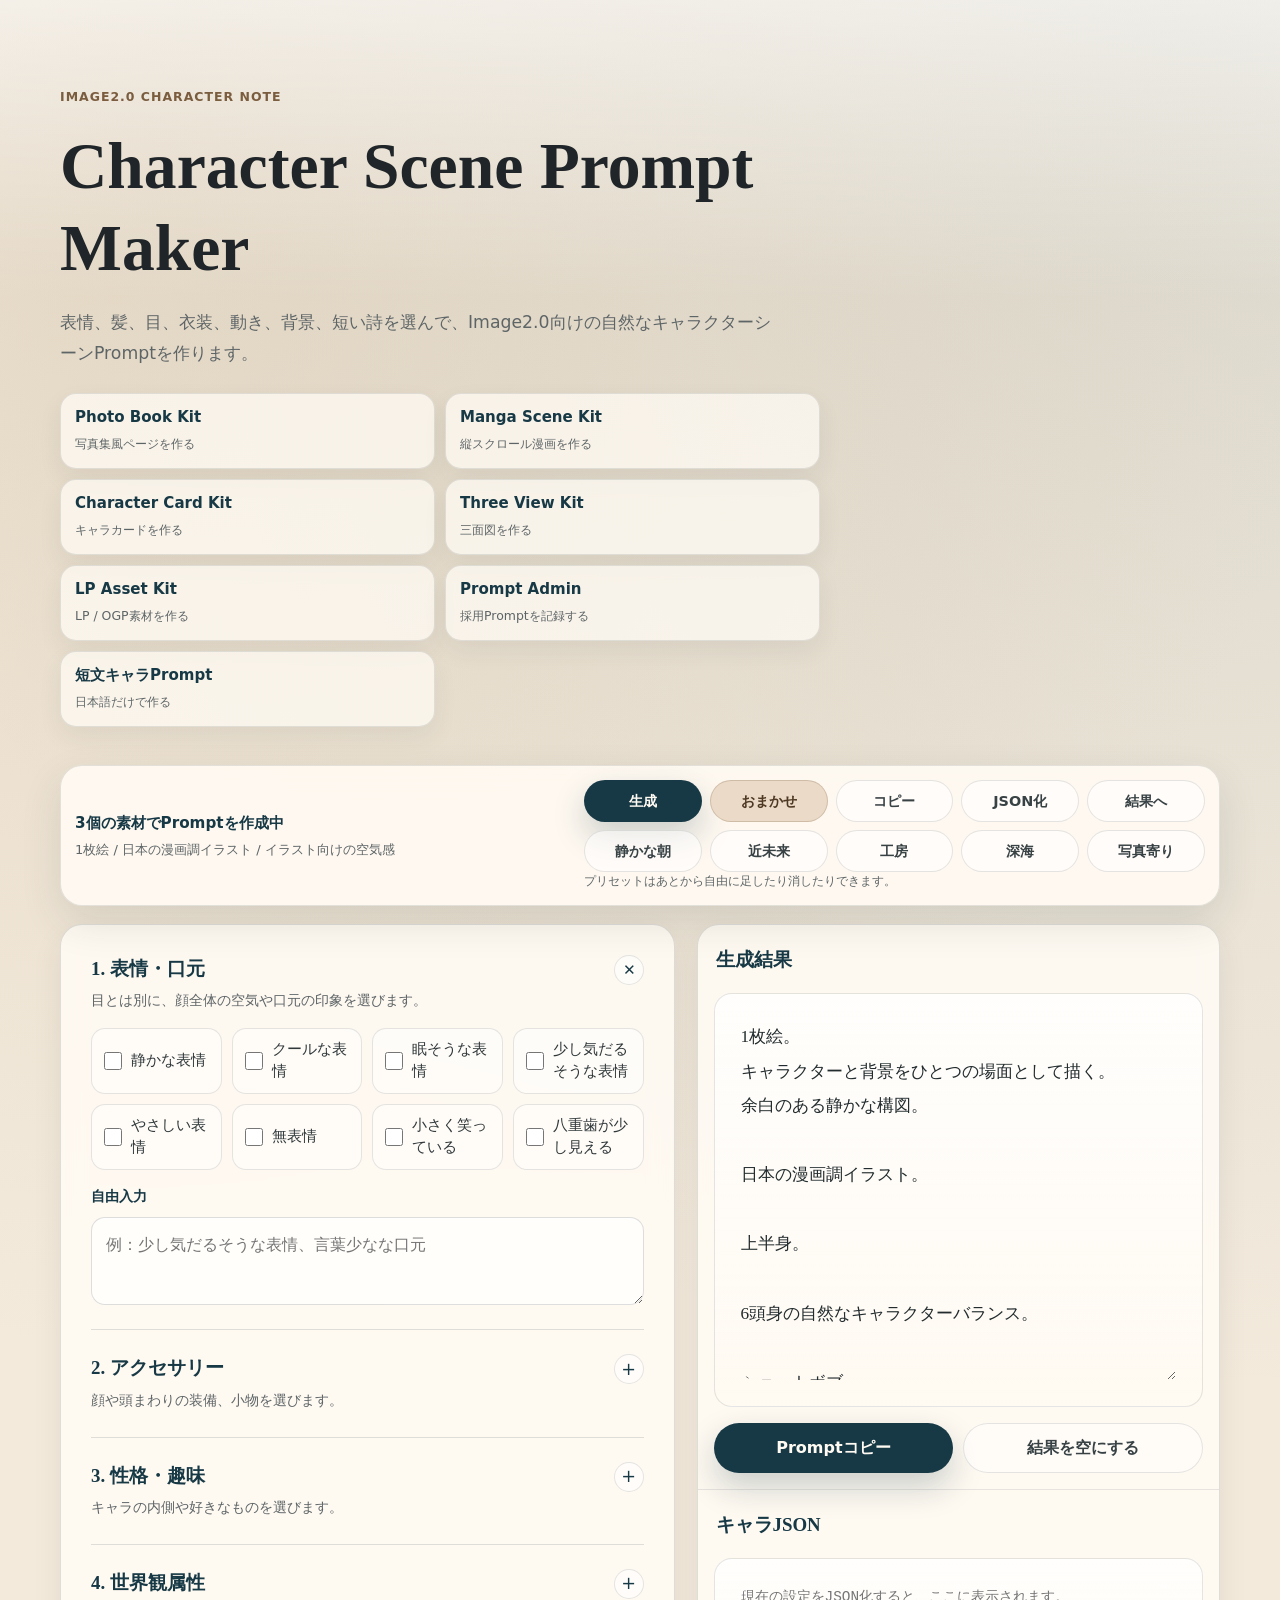
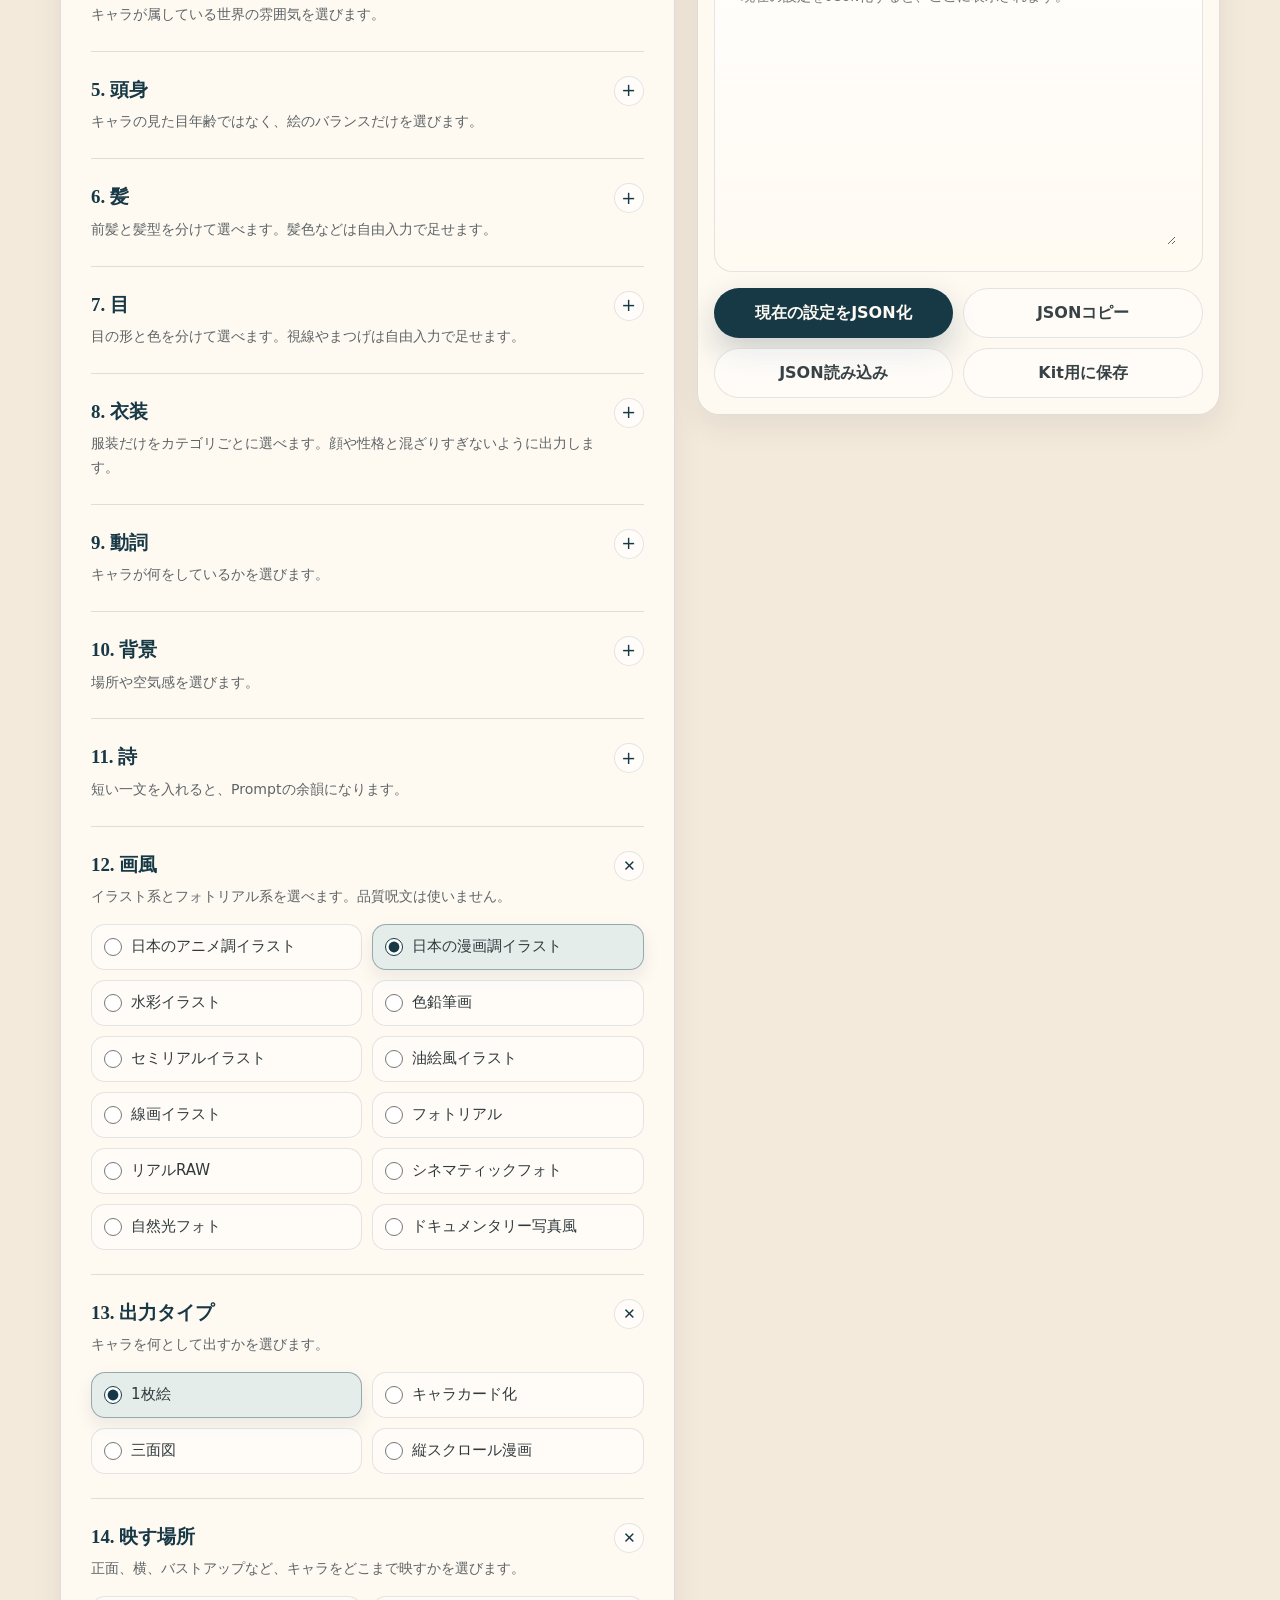
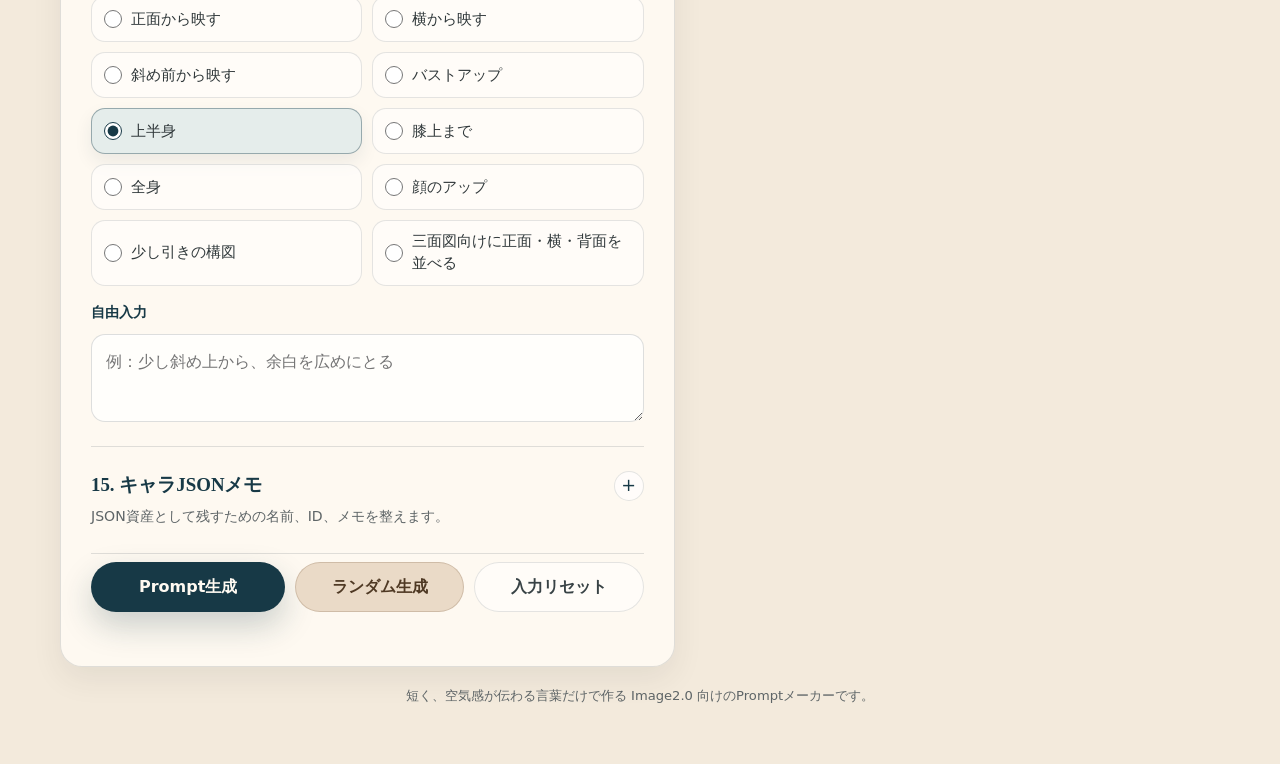
<file: index.html>
<!doctype html>
<html lang="ja">
<head>
  <meta charset="utf-8">
  <meta name="viewport" content="width=device-width, initial-scale=1">
  <meta name="description" content="Image2.0向けの自然なキャラクターシーンPromptを作る、日本語UIの創作ノート型Webアプリです。">
  <title>Character Scene Prompt Maker</title>
  <style>
    :root {
      color-scheme: light;
      --paper: #f3eadc;
      --paper-soft: #faf5ec;
      --card: rgba(255, 251, 244, 0.88);
      --card-strong: #fffaf2;
      --ink: #1f2528;
      --muted: #5e6567;
      --deep: #173946;
      --deep-soft: #dce8e8;
      --brown: #7a5c3e;
      --brown-soft: #eadac7;
      --line: rgba(67, 78, 80, 0.16);
      --shadow: 0 20px 54px rgba(45, 55, 55, 0.12);
      --shadow-soft: 0 12px 30px rgba(45, 55, 55, 0.08);
      --radius: 22px;
      --radius-sm: 14px;
      --content: 1160px;
      --sans: system-ui, -apple-system, BlinkMacSystemFont, "Segoe UI", sans-serif;
      --serif: "Hiragino Mincho ProN", "Yu Mincho", "YuMincho", "Noto Serif JP", serif;
    }

    * {
      box-sizing: border-box;
    }

    html {
      scroll-behavior: smooth;
    }

    body {
      margin: 0;
      min-height: 100svh;
      background:
        linear-gradient(180deg, rgba(255, 255, 255, 0.58), rgba(255, 255, 255, 0) 300px),
        radial-gradient(circle at 12% 4%, rgba(212, 193, 166, 0.42), transparent 30%),
        radial-gradient(circle at 92% 0%, rgba(35, 75, 88, 0.12), transparent 34%),
        var(--paper);
      color: var(--ink);
      font-family: var(--sans);
      font-size: 16px;
      line-height: 1.8;
      letter-spacing: 0;
      -webkit-font-smoothing: antialiased;
      text-rendering: optimizeLegibility;
    }

    button,
    input,
    textarea {
      font: inherit;
    }

    button {
      cursor: pointer;
    }

    .page {
      width: min(100% - 28px, var(--content));
      margin: 0 auto;
      padding: 26px 0 56px;
    }

    .hero {
      display: grid;
      gap: 18px;
      padding: 30px 0 28px;
    }

    .studio-bar {
      position: sticky;
      top: 10px;
      z-index: 10;
      display: grid;
      gap: 12px;
      margin-bottom: 18px;
      padding: 14px;
      border: 1px solid rgba(67, 78, 80, 0.14);
      border-radius: var(--radius);
      background: rgba(255, 250, 242, 0.92);
      box-shadow: 0 16px 40px rgba(45, 55, 55, 0.12);
      backdrop-filter: blur(14px);
    }

    .studio-status {
      display: grid;
      gap: 4px;
    }

    .status-main {
      color: var(--deep);
      font-size: 0.95rem;
      font-weight: 800;
      line-height: 1.5;
    }

    .status-sub {
      color: var(--muted);
      font-size: 0.82rem;
      line-height: 1.6;
    }

    .quick-actions,
    .preset-row {
      display: grid;
      gap: 8px;
    }

    .quick-actions {
      grid-template-columns: 1fr 1fr;
    }

    .preset-row {
      grid-template-columns: repeat(2, minmax(0, 1fr));
      margin-top: 8px;
    }

    .preset-note {
      color: var(--muted);
      font-size: 0.78rem;
      line-height: 1.5;
    }

    .eyebrow {
      margin: 0;
      color: var(--brown);
      font-size: 0.78rem;
      font-weight: 700;
      letter-spacing: 0.08em;
      text-transform: uppercase;
    }

    h1,
    h2,
    h3,
    p {
      margin: 0;
    }

    h1 {
      max-width: 760px;
      font-family: var(--serif);
      font-size: clamp(2.08rem, 8vw, 4.1rem);
      font-weight: 600;
      line-height: 1.24;
      letter-spacing: 0;
    }

    .lead {
      max-width: 720px;
      color: var(--muted);
      font-size: clamp(1rem, 2.8vw, 1.08rem);
    }

    .kit-links {
      display: grid;
      grid-template-columns: repeat(2, minmax(0, 1fr));
      gap: 10px;
      margin-top: 6px;
      max-width: 760px;
    }

    .kit-link {
      display: grid;
      gap: 4px;
      min-height: 76px;
      padding: 13px 14px;
      border: 1px solid rgba(67, 78, 80, 0.14);
      border-radius: 16px;
      background: rgba(255, 251, 244, 0.74);
      color: inherit;
      text-decoration: none;
      box-shadow: 0 10px 24px rgba(45, 55, 55, 0.07);
    }

    .kit-link strong {
      color: var(--deep);
      font-size: 0.94rem;
      line-height: 1.4;
    }

    .kit-link span {
      color: var(--muted);
      font-size: 0.78rem;
      line-height: 1.55;
    }

    .app {
      display: grid;
      gap: 18px;
    }

    .panel {
      border: 1px solid var(--line);
      border-radius: var(--radius);
      background: var(--card);
      box-shadow: var(--shadow-soft);
      backdrop-filter: blur(12px);
    }

    .form-panel {
      padding: clamp(18px, 4vw, 30px);
    }

    .result-panel {
      align-self: start;
      overflow: hidden;
    }

    .section {
      padding: 24px 0;
      border-top: 1px solid var(--line);
    }

    .section:first-child {
      padding-top: 0;
      border-top: 0;
    }

    .section-head {
      display: grid;
      gap: 6px;
      margin-bottom: 15px;
    }

    details.section {
      display: block;
    }

    details.section > summary {
      display: grid;
      grid-template-columns: 1fr auto;
      gap: 12px;
      align-items: start;
      list-style: none;
      cursor: pointer;
    }

    details.section > summary::-webkit-details-marker {
      display: none;
    }

    .summary-text {
      display: grid;
      gap: 6px;
    }

    .summary-marker {
      display: inline-flex;
      width: 30px;
      height: 30px;
      align-items: center;
      justify-content: center;
      border: 1px solid rgba(67, 78, 80, 0.14);
      border-radius: 999px;
      background: rgba(255, 255, 255, 0.58);
      color: var(--deep);
      font-size: 1.1rem;
      line-height: 1;
      transition: transform 160ms ease;
    }

    details[open] .summary-marker {
      transform: rotate(45deg);
    }

    .section-body {
      padding-top: 15px;
    }

    .section-title {
      color: var(--deep);
      font-family: var(--serif);
      font-size: 1.18rem;
      font-weight: 600;
      line-height: 1.5;
    }

    .section-note {
      color: var(--muted);
      font-size: 0.88rem;
      line-height: 1.7;
    }

    .checks {
      display: grid;
      grid-template-columns: repeat(2, minmax(0, 1fr));
      gap: 10px;
    }

    .category-grid {
      display: grid;
      gap: 12px;
    }

    .category {
      padding: 12px;
      border: 1px solid rgba(67, 78, 80, 0.13);
      border-radius: 18px;
      background: rgba(255, 255, 255, 0.36);
    }

    .category-title {
      margin: 0 0 9px;
      color: var(--brown);
      font-size: 0.84rem;
      font-weight: 800;
      line-height: 1.5;
    }

    .category .checks {
      grid-template-columns: 1fr;
      gap: 8px;
    }

    .category .choice {
      min-height: 42px;
    }

    .category .choice span {
      font-size: 0.9rem;
    }

    .choice {
      position: relative;
      display: flex;
      min-height: 46px;
      align-items: center;
      gap: 9px;
      padding: 10px 12px;
      border: 1px solid rgba(67, 78, 80, 0.14);
      border-radius: var(--radius-sm);
      background: rgba(255, 255, 255, 0.54);
      color: #30383a;
      transition: border-color 160ms ease, background-color 160ms ease, box-shadow 160ms ease;
    }

    .choice input {
      width: 18px;
      height: 18px;
      margin: 0;
      accent-color: var(--deep);
      flex: 0 0 auto;
    }

    .choice span {
      font-size: 0.94rem;
      line-height: 1.45;
    }

    .choice:has(input:checked) {
      border-color: rgba(23, 57, 70, 0.38);
      background: rgba(220, 232, 232, 0.74);
      box-shadow: 0 8px 18px rgba(23, 57, 70, 0.08);
    }

    .text-field {
      display: grid;
      gap: 8px;
      margin-top: 14px;
    }

    label.field-label {
      color: var(--deep);
      font-size: 0.9rem;
      font-weight: 700;
    }

    input[type="text"],
    textarea {
      width: 100%;
      border: 1px solid rgba(67, 78, 80, 0.18);
      border-radius: var(--radius-sm);
      background: rgba(255, 255, 255, 0.76);
      color: var(--ink);
      outline: 0;
      box-shadow: inset 0 1px 0 rgba(255, 255, 255, 0.65);
      transition: border-color 160ms ease, box-shadow 160ms ease, background-color 160ms ease;
    }

    input[type="text"] {
      min-height: 48px;
      padding: 12px 14px;
    }

    textarea {
      min-height: 88px;
      resize: vertical;
      padding: 13px 14px;
    }

    input[type="text"]:focus,
    textarea:focus {
      border-color: rgba(23, 57, 70, 0.46);
      background: #fffdf8;
      box-shadow: 0 0 0 4px rgba(23, 57, 70, 0.08);
    }

    .select-wrap {
      display: grid;
      gap: 10px;
    }

    .meta-grid {
      display: grid;
      gap: 10px;
    }

    .background-select {
      width: 100%;
      min-height: 50px;
      padding: 0 14px;
      border: 1px solid rgba(67, 78, 80, 0.18);
      border-radius: var(--radius-sm);
      background: rgba(255, 255, 255, 0.76);
      color: var(--ink);
      outline: 0;
    }

    .radio-grid {
      display: grid;
      gap: 10px;
    }

    .photo-options {
      display: none;
      margin-top: 18px;
      padding: 16px;
      border: 1px solid rgba(23, 57, 70, 0.15);
      border-radius: 18px;
      background: rgba(220, 232, 232, 0.46);
    }

    .photo-options.is-visible {
      display: block;
    }

    .photo-options .checks {
      grid-template-columns: repeat(2, minmax(0, 1fr));
    }

    .actions {
      display: grid;
      gap: 10px;
      padding-top: 8px;
    }

    .button-row {
      display: grid;
      grid-template-columns: 1fr;
      gap: 10px;
    }

    .btn {
      min-height: 50px;
      border: 1px solid transparent;
      border-radius: 999px;
      padding: 12px 18px;
      font-weight: 700;
      line-height: 1.35;
      white-space: normal;
      transition: transform 160ms ease, box-shadow 160ms ease, background-color 160ms ease, border-color 160ms ease;
    }

    .btn-small {
      min-height: 42px;
      padding: 9px 14px;
      font-size: 0.9rem;
    }

    .btn:hover {
      transform: translateY(-1px);
    }

    .btn:focus-visible,
    .choice:has(input:focus-visible),
    .background-select:focus-visible {
      outline: 3px solid rgba(23, 57, 70, 0.18);
      outline-offset: 3px;
    }

    .btn-primary {
      background: var(--deep);
      color: #fffaf2;
      box-shadow: 0 14px 32px rgba(23, 57, 70, 0.22);
    }

    .btn-secondary {
      border-color: rgba(122, 92, 62, 0.24);
      background: var(--brown-soft);
      color: #4f3924;
    }

    .btn-quiet {
      border-color: rgba(67, 78, 80, 0.14);
      background: rgba(255, 255, 255, 0.55);
      color: #384245;
    }

    .result-head {
      display: flex;
      align-items: center;
      justify-content: space-between;
      gap: 12px;
      padding: 18px 18px 0;
    }

    .result-title {
      color: var(--deep);
      font-family: var(--serif);
      font-size: 1.18rem;
      font-weight: 600;
    }

    .copy-status {
      min-height: 1.5em;
      color: var(--brown);
      font-size: 0.86rem;
      font-weight: 700;
      text-align: right;
    }

    .result-card {
      margin: 16px;
      padding: clamp(18px, 4vw, 26px);
      border: 1px solid rgba(67, 78, 80, 0.14);
      border-radius: 18px;
      background:
        linear-gradient(180deg, rgba(255, 255, 255, 0.78), rgba(255, 250, 242, 0.92)),
        var(--card-strong);
      box-shadow: inset 0 1px 0 rgba(255, 255, 255, 0.8);
    }

    .prompt-output {
      display: block;
      width: 100%;
      min-height: 360px;
      margin: 0;
      padding: 0;
      border: 0;
      background: transparent;
      white-space: pre-wrap;
      color: #222b2d;
      font-family: var(--serif);
      font-size: clamp(1rem, 3.4vw, 1.08rem);
      line-height: 2;
      word-break: break-word;
      resize: vertical;
      outline: 0;
    }

    .json-panel {
      border-top: 1px solid rgba(67, 78, 80, 0.12);
    }

    .json-output {
      min-height: 260px;
      font-family: ui-monospace, SFMono-Regular, Consolas, "Liberation Mono", monospace;
      font-size: 0.9rem;
      line-height: 1.7;
    }

    .result-actions {
      display: grid;
      gap: 10px;
      padding: 0 16px 16px;
    }

    .footer-note {
      margin-top: 18px;
      color: var(--muted);
      font-size: 0.82rem;
      line-height: 1.7;
      text-align: center;
    }

    @media (min-width: 720px) {
      .page {
        width: min(100% - 48px, var(--content));
        padding-top: 42px;
      }

      .hero {
        padding: 44px 0 38px;
      }

      .app {
        grid-template-columns: minmax(0, 1.08fr) minmax(340px, 0.92fr);
        align-items: start;
        gap: 22px;
      }

      .studio-bar {
        grid-template-columns: minmax(240px, 1fr) minmax(380px, 1.25fr);
        align-items: center;
      }

      .quick-actions {
        grid-template-columns: repeat(5, minmax(0, 1fr));
      }

      .preset-row {
        grid-template-columns: repeat(5, minmax(0, 1fr));
      }

      .checks {
        grid-template-columns: repeat(3, minmax(0, 1fr));
      }

      .radio-grid {
        grid-template-columns: repeat(2, minmax(0, 1fr));
      }

      .category-grid {
        grid-template-columns: repeat(2, minmax(0, 1fr));
      }

      .button-row {
        grid-template-columns: 1.15fr 1fr 1fr;
      }

      .meta-grid {
        grid-template-columns: 1fr 1fr 0.55fr;
      }

      .result-actions {
        grid-template-columns: 1fr 1fr;
      }

      .result-panel {
        position: sticky;
        top: 164px;
      }
    }

    @media (min-width: 1040px) {
      .checks {
        grid-template-columns: repeat(4, minmax(0, 1fr));
      }
    }

    @media (max-width: 420px) {
      .page {
        width: min(100% - 22px, var(--content));
      }

      .checks,
      .category-grid,
      .kit-links,
      .photo-options .checks {
        grid-template-columns: 1fr;
      }

      .form-panel {
        padding: 16px;
      }

      .choice {
        min-height: 44px;
      }
    }

    @media (prefers-reduced-motion: reduce) {
      html {
        scroll-behavior: auto;
      }

      *,
      *::before,
      *::after {
        transition-duration: 0.01ms !important;
      }
    }
  </style>
</head>
<body>
  <main class="page">
    <header class="hero">
      <p class="eyebrow">Image2.0 character note</p>
      <h1>Character Scene Prompt Maker</h1>
      <p class="lead">表情、髪、目、衣装、動き、背景、短い詩を選んで、Image2.0向けの自然なキャラクターシーンPromptを作ります。</p>
      <nav class="kit-links" aria-label="制作キット">
        <a class="kit-link" href="./kits/photobook.html"><strong>Photo Book Kit</strong><span>写真集風ページを作る</span></a>
        <a class="kit-link" href="./kits/manga.html"><strong>Manga Scene Kit</strong><span>縦スクロール漫画を作る</span></a>
        <a class="kit-link" href="./kits/card.html"><strong>Character Card Kit</strong><span>キャラカードを作る</span></a>
        <a class="kit-link" href="./kits/three-view.html"><strong>Three View Kit</strong><span>三面図を作る</span></a>
        <a class="kit-link" href="./kits/lp-assets.html"><strong>LP Asset Kit</strong><span>LP / OGP素材を作る</span></a>
        <a class="kit-link" href="./kits/prompt-admin.html"><strong>Prompt Admin</strong><span>採用Promptを記録する</span></a>
        <a class="kit-link" href="./promptmaker/simple-character-promptmaker/"><strong>短文キャラPrompt</strong><span>日本語だけで作る</span></a>
      </nav>
    </header>

    <section class="studio-bar" aria-label="すぐ使う操作">
      <div class="studio-status">
        <p class="status-main" id="statusMain">選ぶだけでPromptが育ちます。</p>
        <p class="status-sub" id="statusSub">まずはランダム生成、または気になる項目をひとつ選んでください。</p>
      </div>
      <div>
        <div class="quick-actions">
          <button class="btn btn-primary btn-small" type="button" data-action="generate">生成</button>
          <button class="btn btn-secondary btn-small" type="button" data-action="random">おまかせ</button>
          <button class="btn btn-quiet btn-small" type="button" data-action="copy">コピー</button>
          <button class="btn btn-quiet btn-small" type="button" data-action="json">JSON化</button>
          <button class="btn btn-quiet btn-small" type="button" data-action="result">結果へ</button>
        </div>
        <div class="preset-row" aria-label="プリセット">
          <button class="btn btn-quiet btn-small" type="button" data-preset="quiet">静かな朝</button>
          <button class="btn btn-quiet btn-small" type="button" data-preset="cyber">近未来</button>
          <button class="btn btn-quiet btn-small" type="button" data-preset="steam">工房</button>
          <button class="btn btn-quiet btn-small" type="button" data-preset="sea">深海</button>
          <button class="btn btn-quiet btn-small" type="button" data-preset="photo">写真寄り</button>
        </div>
        <p class="preset-note">プリセットはあとから自由に足したり消したりできます。</p>
      </div>
    </section>

    <div class="app">
      <form class="panel form-panel" id="promptForm">
        <details class="section" aria-labelledby="expression-title" open>
          <summary>
            <div class="summary-text">
              <h2 class="section-title" id="expression-title">1. 表情・口元</h2>
              <p class="section-note">目とは別に、顔全体の空気や口元の印象を選びます。</p>
            </div>
            <span class="summary-marker" aria-hidden="true">+</span>
          </summary>
          <div class="section-body">
          <div class="checks" id="expressionChecks"></div>
          <div class="text-field">
            <label class="field-label" for="expressionFree">自由入力</label>
            <textarea id="expressionFree" placeholder="例：少し気だるそうな表情、言葉少なな口元"></textarea>
          </div>
          </div>
        </details>

        <details class="section" aria-labelledby="accessories-title">
          <summary>
            <div class="summary-text">
              <h2 class="section-title" id="accessories-title">2. アクセサリー</h2>
              <p class="section-note">顔や頭まわりの装備、小物を選びます。</p>
            </div>
            <span class="summary-marker" aria-hidden="true">+</span>
          </summary>
          <div class="section-body">
          <div class="checks" id="accessoryChecks"></div>
          <div class="text-field">
            <label class="field-label" for="accessoryFree">自由入力</label>
            <textarea id="accessoryFree" placeholder="例：ゴーグル付きヘッドホン、小さな銀のピアス"></textarea>
          </div>
          </div>
        </details>

        <details class="section" aria-labelledby="personality-title">
          <summary>
            <div class="summary-text">
              <h2 class="section-title" id="personality-title">3. 性格・趣味</h2>
              <p class="section-note">キャラの内側や好きなものを選びます。</p>
            </div>
            <span class="summary-marker" aria-hidden="true">+</span>
          </summary>
          <div class="section-body">
          <div class="checks" id="personalityChecks"></div>
          <div class="text-field">
            <label class="field-label" for="personalityFree">自由入力</label>
            <textarea id="personalityFree" placeholder="例：蒸気機関技師の少女、夜にだけ音楽を作る人"></textarea>
          </div>
          </div>
        </details>

        <details class="section" aria-labelledby="world-title">
          <summary>
            <div class="summary-text">
              <h2 class="section-title" id="world-title">4. 世界観属性</h2>
              <p class="section-note">キャラが属している世界の雰囲気を選びます。</p>
            </div>
            <span class="summary-marker" aria-hidden="true">+</span>
          </summary>
          <div class="section-body">
          <div class="checks" id="worldChecks"></div>
          <div class="text-field">
            <label class="field-label" for="worldFree">自由入力</label>
            <textarea id="worldFree" placeholder="例：真鍮と蒸気の世界、深海研究室の住人"></textarea>
          </div>
          </div>
        </details>

        <details class="section" aria-labelledby="proportion-title">
          <summary>
            <div class="summary-text">
              <h2 class="section-title" id="proportion-title">5. 頭身</h2>
              <p class="section-note">キャラの見た目年齢ではなく、絵のバランスだけを選びます。</p>
            </div>
            <span class="summary-marker" aria-hidden="true">+</span>
          </summary>
          <div class="section-body">
          <div class="checks" id="proportionChecks"></div>
          <div class="text-field">
            <label class="field-label" for="proportionFree">自由入力</label>
            <textarea id="proportionFree" placeholder="例：少しデフォルメされたバランス、すらっとした全身"></textarea>
          </div>
          </div>
        </details>

        <details class="section" aria-labelledby="hair-title">
          <summary>
            <div class="summary-text">
              <h2 class="section-title" id="hair-title">6. 髪</h2>
              <p class="section-note">前髪と髪型を分けて選べます。髪色などは自由入力で足せます。</p>
            </div>
            <span class="summary-marker" aria-hidden="true">+</span>
          </summary>
          <div class="section-body">
          <div class="category-grid" id="hairGroups"></div>
          <div class="text-field">
            <label class="field-label" for="hairFree">自由入力</label>
            <textarea id="hairFree" placeholder="例：白髪、青髪、毛先だけ淡い水色"></textarea>
          </div>
          </div>
        </details>

        <details class="section" aria-labelledby="eyes-title">
          <summary>
            <div class="summary-text">
              <h2 class="section-title" id="eyes-title">7. 目</h2>
              <p class="section-note">目の形と色を分けて選べます。視線やまつげは自由入力で足せます。</p>
            </div>
            <span class="summary-marker" aria-hidden="true">+</span>
          </summary>
          <div class="section-body">
          <div class="category-grid" id="eyeGroups"></div>
          <div class="text-field">
            <label class="field-label" for="eyeFree">自由入力</label>
            <textarea id="eyeFree" placeholder="例：こちらを静かに見ている、長いまつげ"></textarea>
          </div>
          </div>
        </details>

        <details class="section" aria-labelledby="outfits-title">
          <summary>
            <div class="summary-text">
              <h2 class="section-title" id="outfits-title">8. 衣装</h2>
              <p class="section-note">服装だけをカテゴリごとに選べます。顔や性格と混ざりすぎないように出力します。</p>
            </div>
            <span class="summary-marker" aria-hidden="true">+</span>
          </summary>
          <div class="section-body">
          <div class="category-grid" id="outfitGroups"></div>
          <div class="text-field">
            <label class="field-label" for="outfitFree">自由入力</label>
            <textarea id="outfitFree" placeholder="例：工具だらけのベルト、少し大きめの白いシャツ"></textarea>
          </div>
          </div>
        </details>

        <details class="section" aria-labelledby="verbs-title">
          <summary>
            <div class="summary-text">
              <h2 class="section-title" id="verbs-title">9. 動詞</h2>
              <p class="section-note">キャラが何をしているかを選びます。</p>
            </div>
            <span class="summary-marker" aria-hidden="true">+</span>
          </summary>
          <div class="section-body">
          <div class="checks" id="verbChecks"></div>
          <div class="text-field">
            <label class="field-label" for="verbFree">自由入力</label>
            <textarea id="verbFree" placeholder="例：レンチを片手に、振り向きながら歩いている"></textarea>
          </div>
          </div>
        </details>

        <details class="section" aria-labelledby="background-title">
          <summary>
            <div class="summary-text">
              <h2 class="section-title" id="background-title">10. 背景</h2>
              <p class="section-note">場所や空気感を選びます。</p>
            </div>
            <span class="summary-marker" aria-hidden="true">+</span>
          </summary>
          <div class="section-body">
          <div class="select-wrap">
            <select class="background-select" id="backgroundSelect" aria-label="背景を選ぶ"></select>
            <div class="text-field">
              <label class="field-label" for="backgroundFree">自由入力</label>
              <textarea id="backgroundFree" placeholder="例：真鍮と蒸気に包まれた工房、雨の夜"></textarea>
            </div>
          </div>
          </div>
        </details>

        <details class="section" aria-labelledby="poem-title">
          <summary>
            <div class="summary-text">
              <h2 class="section-title" id="poem-title">11. 詩</h2>
              <p class="section-note">短い一文を入れると、Promptの余韻になります。</p>
            </div>
            <span class="summary-marker" aria-hidden="true">+</span>
          </summary>
          <div class="section-body">
          <div class="text-field" style="margin-top: 0;">
            <label class="field-label" for="poemInput">短い一文</label>
            <textarea id="poemInput" placeholder="例：雨音だけが、今日の気持ちを知っていた。"></textarea>
          </div>
          <div class="actions">
            <button class="btn btn-quiet" type="button" id="randomPoemButton">詩だけランダム生成</button>
          </div>
          </div>
        </details>

        <details class="section" aria-labelledby="style-title" open>
          <summary>
            <div class="summary-text">
              <h2 class="section-title" id="style-title">12. 画風</h2>
              <p class="section-note">イラスト系とフォトリアル系を選べます。品質呪文は使いません。</p>
            </div>
            <span class="summary-marker" aria-hidden="true">+</span>
          </summary>
          <div class="section-body">
          <div class="radio-grid" id="styleRadios"></div>
          <div class="photo-options" id="photoOptions" aria-live="polite">
            <div class="section-head">
              <h3 class="section-title">フォトリアル追加オプション</h3>
              <p class="section-note">フォトリアル系を選んだ時だけ、背景描写のあとに自然に追加します。</p>
            </div>
            <div class="checks" id="photoChecks"></div>
          </div>
          </div>
        </details>

        <details class="section" aria-labelledby="output-type-title" open>
          <summary>
            <div class="summary-text">
              <h2 class="section-title" id="output-type-title">13. 出力タイプ</h2>
              <p class="section-note">キャラを何として出すかを選びます。</p>
            </div>
            <span class="summary-marker" aria-hidden="true">+</span>
          </summary>
          <div class="section-body">
          <div class="radio-grid" id="outputTypeRadios"></div>
          </div>
        </details>

        <details class="section" aria-labelledby="framing-title" open>
          <summary>
            <div class="summary-text">
              <h2 class="section-title" id="framing-title">14. 映す場所</h2>
              <p class="section-note">正面、横、バストアップなど、キャラをどこまで映すかを選びます。</p>
            </div>
            <span class="summary-marker" aria-hidden="true">+</span>
          </summary>
          <div class="section-body">
          <div class="radio-grid" id="framingRadios"></div>
          <div class="text-field">
            <label class="field-label" for="framingFree">自由入力</label>
            <textarea id="framingFree" placeholder="例：少し斜め上から、余白を広めにとる"></textarea>
          </div>
          </div>
        </details>

        <details class="section" aria-labelledby="json-meta-title">
          <summary>
            <div class="summary-text">
              <h2 class="section-title" id="json-meta-title">15. キャラJSONメモ</h2>
              <p class="section-note">JSON資産として残すための名前、ID、メモを整えます。</p>
            </div>
            <span class="summary-marker" aria-hidden="true">+</span>
          </summary>
          <div class="section-body">
            <div class="meta-grid">
              <div class="text-field">
                <label class="field-label" for="characterName">名前</label>
                <input type="text" id="characterName" placeholder="例：灯 / Akari">
              </div>
              <div class="text-field">
                <label class="field-label" for="characterId">character_id</label>
                <input type="text" id="characterId" placeholder="例：akari_0020_cyber">
              </div>
              <div class="text-field">
                <label class="field-label" for="characterVersion">version</label>
                <input type="text" id="characterVersion" value="1.0.0">
              </div>
            </div>
            <div class="text-field">
              <label class="field-label" for="characterNotes">notes</label>
              <textarea id="characterNotes" placeholder="例：LoRAなしでキャラJSONと採用Prompt履歴を育てる。"></textarea>
            </div>
          </div>
        </details>

        <section class="section actions" aria-label="操作">
          <div class="button-row">
            <button class="btn btn-primary" type="button" id="generateButton">Prompt生成</button>
            <button class="btn btn-secondary" type="button" id="randomButton">ランダム生成</button>
            <button class="btn btn-quiet" type="button" id="resetButton">入力リセット</button>
          </div>
        </section>
      </form>

      <aside class="panel result-panel" aria-labelledby="result-title">
        <div class="result-head">
          <h2 class="result-title" id="result-title">生成結果</h2>
          <p class="copy-status" id="copyStatus" aria-live="polite"></p>
        </div>
        <div class="result-card">
          <textarea class="prompt-output" id="promptOutput" readonly aria-label="生成されたPrompt"></textarea>
        </div>
        <div class="result-actions">
          <button class="btn btn-primary" type="button" id="copyButton">Promptコピー</button>
          <button class="btn btn-quiet" type="button" id="clearOutputButton">結果を空にする</button>
        </div>
        <section class="json-panel" aria-labelledby="json-title">
          <div class="result-head">
            <h2 class="result-title" id="json-title">キャラJSON</h2>
            <p class="copy-status" id="jsonStatus" aria-live="polite"></p>
          </div>
          <div class="result-card">
            <textarea class="prompt-output json-output" id="jsonOutput" aria-label="キャラクターJSON" placeholder="現在の設定をJSON化すると、ここに表示されます。"></textarea>
          </div>
          <div class="result-actions">
            <button class="btn btn-primary" type="button" id="buildJsonButton">現在の設定をJSON化</button>
            <button class="btn btn-quiet" type="button" id="copyJsonButton">JSONコピー</button>
            <button class="btn btn-quiet" type="button" id="loadJsonButton">JSON読み込み</button>
            <button class="btn btn-quiet" type="button" id="saveJsonButton">Kit用に保存</button>
          </div>
        </section>
      </aside>
    </div>

    <p class="footer-note">短く、空気感が伝わる言葉だけで作る Image2.0 向けのPromptメーカーです。</p>
  </main>

  <script>
    const expressions = [
      "静かな表情",
      "クールな表情",
      "眠そうな表情",
      "少し気だるそうな表情",
      "やさしい表情",
      "無表情",
      "小さく笑っている",
      "八重歯が少し見える"
    ];

    const accessories = [
      "ヘッドホン",
      "ゴーグル",
      "眼帯",
      "丸い眼鏡",
      "小さなピアス",
      "リボン",
      "チョーカー",
      "古い鍵のペンダント"
    ];

    const personalities = [
      "本好き",
      "音楽好き",
      "機械いじりが好き",
      "静かな性格",
      "観察が好き",
      "ひとりの時間が好き",
      "旅が好き",
      "夜更かし気味"
    ];

    const worlds = [
      "サイバー系",
      "スチームパンク系",
      "北欧系",
      "深海系",
      "図書館系",
      "雨の街系",
      "研究室系",
      "古いアパート系"
    ];

    const proportions = [
      "2頭身のデフォルメ",
      "3頭身のかわいいバランス",
      "4頭身の小柄なバランス",
      "5頭身のやわらかいバランス",
      "6頭身の自然なキャラクターバランス",
      "7頭身のすらっとしたバランス",
      "8頭身の大人っぽいバランス",
      "上半身中心で頭身を強調しない"
    ];

    const hairGroups = {
      "前髪": [
        "ぱっつん前髪",
        "斜め前髪",
        "長めの前髪",
        "センター分け",
        "目にかかる前髪",
        "前髪なし"
      ],
      "髪型": [
        "ポニーテール",
        "ショートボブ",
        "ロングヘア",
        "ミディアムヘア",
        "ツインテール",
        "三つ編み",
        "ゆるいウェーブ",
        "お団子ヘア"
      ]
    };

    const eyeGroups = {
      "目の形": [
        "大きな目",
        "切れ長の目",
        "眠そうな目",
        "ジト目",
        "たれ目",
        "つり目",
        "静かな目",
        "少し伏せた目"
      ],
      "目の色": [
        "赤い目",
        "紫の目",
        "青い目",
        "金色の目",
        "緑の目",
        "灰色の目",
        "琥珀色の目",
        "深い黒い目"
      ]
    };

    const verbs = [
      "見つめている",
      "振り向いている",
      "歩いている",
      "座っている",
      "本を読んでいる",
      "刀を構えている",
      "ギターを抱えている",
      "コーヒーを飲んでいる",
      "雨を見上げている",
      "風になびいている"
    ];

    const outfitGroups = {
      "制服・学生": [
        "セーラー服",
        "ブレザー制服",
        "白いシャツ",
        "プリーツスカート",
        "スクールカーディガン"
      ],
      "日常・カジュアル": [
        "ゆったりしたニット",
        "ロングコート",
        "パーカー",
        "ワイドパンツ",
        "シンプルなワンピース"
      ],
      "職業・道具": [
        "作業用エプロン",
        "研究員の白衣",
        "バリスタ風の服",
        "整備士のつなぎ",
        "旅人のマント"
      ],
      "ファンタジー": [
        "魔法使いのローブ",
        "騎士風の軽装",
        "巫女風の衣装",
        "森の旅装",
        "星飾りのケープ"
      ],
      "ストリート・近未来": [
        "オーバーサイズジャケット",
        "テックウェア",
        "サイバーコート",
        "ネオンのラインが入った服",
        "厚底ブーツ"
      ],
      "質感・季節": [
        "雨に濡れたコート",
        "リネンの服",
        "古い革のベルト",
        "冬のマフラー",
        "薄手の黒い手袋"
      ]
    };

    const backgrounds = [
      "雨の夜の街",
      "深海のような部屋",
      "北欧風カフェ",
      "スチームパンクの工房",
      "静かな図書館",
      "夜明け前の駅",
      "古いアパート",
      "サイバー都市",
      "海辺のバス停"
    ];

    const poems = [
      "雨音だけが、今日の気持ちを知っていた。",
      "機械の音だけが、まだ眠るなと言っていた。",
      "深海みたいに静かな朝だった。",
      "誰もいない夜に、音楽だけが残っていた。",
      "言葉にできない日だった。",
      "風はいつも、遠いどこかへ運んでいく。",
      "まだ世界が起ききっていない朝だった。",
      "小さな光だけが、帰り道を覚えていた。"
    ];

    const styles = [
      "日本のアニメ調イラスト",
      "日本の漫画調イラスト",
      "水彩イラスト",
      "色鉛筆画",
      "セミリアルイラスト",
      "油絵風イラスト",
      "線画イラスト",
      "フォトリアル",
      "リアルRAW",
      "シネマティックフォト",
      "自然光フォト",
      "ドキュメンタリー写真風"
    ];

    const outputTypes = [
      {
        label: "1枚絵",
        prompt: [
          "1枚絵。",
          "キャラクターと背景をひとつの場面として描く。",
          "余白のある静かな構図。"
        ]
      },
      {
        label: "キャラカード化",
        prompt: [
          "キャラクターカード形式。",
          "正面の立ち姿を中心に、余白のある整理されたレイアウト。",
          "小さな設定メモ欄のような静かな情報整理。"
        ]
      },
      {
        label: "三面図",
        prompt: [
          "キャラクター三面図。",
          "正面、横、背面を並べた設定資料風の構成。",
          "衣装と髪型の形がわかる清潔なレイアウト。"
        ]
      },
      {
        label: "縦スクロール漫画",
        prompt: [
          "縦スクロール漫画形式。",
          "静かな連続シーンとして、上から下へ自然に流れる構成。",
          "吹き出しを使わず、表情と空気感で物語を伝える。"
        ]
      }
    ];

    const framings = [
      "正面から映す",
      "横から映す",
      "斜め前から映す",
      "バストアップ",
      "上半身",
      "膝上まで",
      "全身",
      "顔のアップ",
      "少し引きの構図",
      "三面図向けに正面・横・背面を並べる"
    ];

    const photoStyles = [
      "フォトリアル",
      "リアルRAW",
      "シネマティックフォト",
      "自然光フォト",
      "ドキュメンタリー写真風"
    ];

    const photoExtras = [
      "自然光",
      "逆光",
      "雨",
      "フィルム写真風",
      "シネマティック",
      "RAW写真",
      "被写界深度",
      "静かな夜",
      "暖色照明",
      "青いネオン"
    ];

    const defaults = {
      proportion: ["6頭身の自然なキャラクターバランス"],
      hair: ["ショートボブ", "長めの前髪"],
      eyes: ["静かな目", "深い黒い目"],
      expression: ["静かな表情"],
      accessory: ["ヘッドホン"],
      personality: ["本好き"],
      world: ["深海系"],
      outfit: ["ゆったりしたニット"],
      verb: ["見つめている"],
      background: "深海のような部屋",
      poem: "深海みたいに静かな朝だった。",
      style: "日本の漫画調イラスト",
      outputType: "1枚絵",
      framing: "上半身"
    };

    const presets = {
      quiet: {
        proportion: ["5頭身のやわらかいバランス"],
        hair: ["ショートボブ", "長めの前髪"],
        hairFree: "",
        eyes: ["静かな目", "琥珀色の目"],
        eyeFree: "",
        expressions: ["静かな表情"],
        accessories: [],
        personalities: ["本好き"],
        worlds: ["図書館系"],
        outfits: ["ゆったりしたニット", "冬のマフラー"],
        verbs: ["本を読んでいる", "座っている"],
        background: "静かな図書館",
        poem: "まだ世界が起ききっていない朝だった。",
        style: "日本の漫画調イラスト",
        outputType: "1枚絵",
        framing: "バストアップ",
        extras: []
      },
      cyber: {
        proportion: ["7頭身のすらっとしたバランス"],
        hair: ["センター分け", "ミディアムヘア"],
        hairFree: "青髪",
        eyes: ["切れ長の目", "紫の目"],
        eyeFree: "",
        expressions: ["クールな表情"],
        accessories: ["ヘッドホン"],
        personalities: ["音楽好き"],
        worlds: ["サイバー系"],
        outfits: ["テックウェア", "ネオンのラインが入った服"],
        verbs: ["見つめている", "歩いている"],
        background: "サイバー都市",
        poem: "誰もいない夜に、音楽だけが残っていた。",
        style: "日本のアニメ調イラスト",
        outputType: "キャラカード化",
        framing: "全身",
        extras: []
      },
      steam: {
        proportion: ["6頭身の自然なキャラクターバランス"],
        hair: ["ポニーテール", "斜め前髪"],
        hairFree: "",
        eyes: ["つり目", "金色の目"],
        eyeFree: "",
        expressions: ["クールな表情"],
        accessories: ["ゴーグル"],
        personalities: ["機械いじりが好き"],
        worlds: ["スチームパンク系"],
        outfits: ["整備士のつなぎ", "古い革のベルト"],
        verbs: ["振り向いている", "歩いている"],
        background: "スチームパンクの工房",
        poem: "機械の音だけが、まだ眠るなと言っていた。",
        style: "日本の漫画調イラスト",
        outputType: "三面図",
        framing: "三面図向けに正面・横・背面を並べる",
        extras: []
      },
      sea: {
        proportion: ["6頭身の自然なキャラクターバランス"],
        hair: ["ロングヘア", "目にかかる前髪"],
        hairFree: "白髪、毛先だけ淡い青",
        eyes: ["少し伏せた目", "青い目"],
        eyeFree: "",
        expressions: ["静かな表情"],
        accessories: [],
        personalities: ["ひとりの時間が好き"],
        worlds: ["深海系"],
        outfits: ["シンプルなワンピース", "薄手の黒い手袋"],
        verbs: ["見つめている"],
        background: "深海のような部屋",
        poem: "深海みたいに静かな朝だった。",
        style: "水彩イラスト",
        outputType: "1枚絵",
        framing: "上半身",
        extras: []
      },
      photo: {
        proportion: ["7頭身のすらっとしたバランス"],
        hair: ["ショートボブ", "前髪なし"],
        hairFree: "銀色に近い白髪",
        eyes: ["静かな目", "灰色の目"],
        eyeFree: "こちらを静かに見ている",
        expressions: ["静かな表情"],
        accessories: ["ヘッドホン"],
        personalities: ["観察が好き"],
        worlds: ["古いアパート系"],
        outfits: ["白いシャツ", "ロングコート"],
        verbs: ["座っている"],
        background: "古いアパート",
        poem: "言葉にできない日だった。",
        style: "フォトリアル",
        outputType: "キャラカード化",
        framing: "バストアップ",
        extras: ["自然光", "被写界深度", "フィルム写真風"]
      }
    };

    const $ = (selector) => document.querySelector(selector);

    const elements = {
      expressionChecks: $("#expressionChecks"),
      accessoryChecks: $("#accessoryChecks"),
      personalityChecks: $("#personalityChecks"),
      worldChecks: $("#worldChecks"),
      proportionChecks: $("#proportionChecks"),
      hairGroups: $("#hairGroups"),
      eyeGroups: $("#eyeGroups"),
      outfitGroups: $("#outfitGroups"),
      verbChecks: $("#verbChecks"),
      backgroundSelect: $("#backgroundSelect"),
      styleRadios: $("#styleRadios"),
      outputTypeRadios: $("#outputTypeRadios"),
      framingRadios: $("#framingRadios"),
      photoChecks: $("#photoChecks"),
      photoOptions: $("#photoOptions"),
      expressionFree: $("#expressionFree"),
      accessoryFree: $("#accessoryFree"),
      personalityFree: $("#personalityFree"),
      worldFree: $("#worldFree"),
      proportionFree: $("#proportionFree"),
      hairFree: $("#hairFree"),
      eyeFree: $("#eyeFree"),
      outfitFree: $("#outfitFree"),
      verbFree: $("#verbFree"),
      backgroundFree: $("#backgroundFree"),
      framingFree: $("#framingFree"),
      poemInput: $("#poemInput"),
      characterName: $("#characterName"),
      characterId: $("#characterId"),
      characterVersion: $("#characterVersion"),
      characterNotes: $("#characterNotes"),
      promptOutput: $("#promptOutput"),
      jsonOutput: $("#jsonOutput"),
      copyStatus: $("#copyStatus"),
      jsonStatus: $("#jsonStatus"),
      statusMain: $("#statusMain"),
      statusSub: $("#statusSub")
    };

    function createCheckList(container, items, name) {
      container.innerHTML = items.map((item) => `
        <label class="choice">
          <input type="checkbox" name="${name}" value="${item}">
          <span>${item}</span>
        </label>
      `).join("");
    }

    function createRadioList(container, items, name, defaultValue) {
      container.innerHTML = items.map((item) => `
        <label class="choice">
          <input type="radio" name="${name}" value="${item}" ${item === defaultValue ? "checked" : ""}>
          <span>${item}</span>
        </label>
      `).join("");
    }

    function createCheckGroups(container, groups, name) {
      container.innerHTML = Object.entries(groups).map(([title, items]) => `
        <section class="category" aria-label="${title}">
          <h3 class="category-title">${title}</h3>
          <div class="checks">
            ${items.map((item) => `
              <label class="choice">
                <input type="checkbox" name="${name}" value="${item}">
                <span>${item}</span>
              </label>
            `).join("")}
          </div>
        </section>
      `).join("");
    }

    function createStyleRadios() {
      elements.styleRadios.innerHTML = styles.map((style, index) => `
        <label class="choice">
          <input type="radio" name="style" value="${style}" ${index === 1 ? "checked" : ""}>
          <span>${style}</span>
        </label>
      `).join("");
    }

    function createOutputTypeRadios() {
      elements.outputTypeRadios.innerHTML = outputTypes.map((type) => `
        <label class="choice">
          <input type="radio" name="outputType" value="${type.label}" ${type.label === defaults.outputType ? "checked" : ""}>
          <span>${type.label}</span>
        </label>
      `).join("");
    }

    function createFramingRadios() {
      createRadioList(elements.framingRadios, framings, "framing", defaults.framing);
    }

    function createBackgroundOptions() {
      elements.backgroundSelect.innerHTML = [
        '<option value="">背景を選ぶ</option>',
        ...backgrounds.map((background) => `<option value="${background}">${background}</option>`)
      ].join("");
    }

    function selectedValues(name) {
      return Array.from(document.querySelectorAll(`input[name="${name}"]:checked`)).map((input) => input.value);
    }

    function selectedValue(name) {
      return document.querySelector(`input[name="${name}"]:checked`)?.value || "";
    }

    function selectedStyle() {
      return document.querySelector('input[name="style"]:checked')?.value || defaults.style;
    }

    function selectedOutputType() {
      return document.querySelector('input[name="outputType"]:checked')?.value || defaults.outputType;
    }

    function selectedFraming() {
      return document.querySelector('input[name="framing"]:checked')?.value || defaults.framing;
    }

    function outputTypePrompt(label) {
      return outputTypes.find((type) => type.label === label)?.prompt || outputTypes[0].prompt;
    }

    function isPhotoStyle(style) {
      return photoStyles.includes(style);
    }

    function splitFreeText(text) {
      return text
        .split(/\n|、|,/)
        .map((item) => item.trim())
        .filter(Boolean);
    }

    function sentence(text) {
      const trimmed = text.trim();
      if (!trimmed) return "";
      return /[。！？.!?]$/.test(trimmed) ? trimmed : `${trimmed}。`;
    }

    function lineBlock(items) {
      return items.map(sentence).filter(Boolean).join("\n");
    }

    function cleanItems(items) {
      return items.map((item) => String(item || "").trim()).filter(Boolean);
    }

    function joined(items) {
      return cleanItems(items).join("、");
    }

    function slugify(text) {
      const value = String(text || "")
        .trim()
        .toLowerCase()
        .replace(/[^\w\s-]/g, "")
        .replace(/\s+/g, "_")
        .replace(/_+/g, "_");
      return value || `character_${new Date().toISOString().slice(0, 10).replace(/-/g, "")}`;
    }

    function naturalActionBlock(items) {
      if (!items.length) return lineBlock(["静かに佇んでいる"]);
      if (items.length === 1) return lineBlock(items);
      const firstItems = items.slice(0, -1).map(sentence);
      const last = sentence(items[items.length - 1]);
      return [...firstItems, last].join("\n");
    }

    function getPromptParts() {
      const style = selectedStyle();
      const outputType = selectedOutputType();
      const framingItems = [
        selectedFraming(),
        ...splitFreeText(elements.framingFree.value)
      ].filter(Boolean);
      const proportionItems = [
        selectedValue("proportion"),
        ...splitFreeText(elements.proportionFree.value)
      ].filter(Boolean);
      const hairItems = [
        ...selectedValues("hair"),
        ...splitFreeText(elements.hairFree.value)
      ];
      const eyeItems = [
        ...selectedValues("eye"),
        ...splitFreeText(elements.eyeFree.value)
      ];
      const expressionItems = [
        ...selectedValues("expression"),
        ...splitFreeText(elements.expressionFree.value)
      ];
      const accessoryItems = [
        ...selectedValues("accessory"),
        ...splitFreeText(elements.accessoryFree.value)
      ];
      const personalityItems = [
        ...selectedValues("personality"),
        ...splitFreeText(elements.personalityFree.value)
      ];
      const worldItems = [
        ...selectedValues("world"),
        ...splitFreeText(elements.worldFree.value)
      ];
      const outfitItems = [
        ...selectedValues("outfit"),
        ...splitFreeText(elements.outfitFree.value)
      ];
      const verbItems = [
        ...selectedValues("verb"),
        ...splitFreeText(elements.verbFree.value)
      ];
      const backgroundItems = [
        elements.backgroundSelect.value,
        ...splitFreeText(elements.backgroundFree.value)
      ].filter(Boolean);
      const extraItems = isPhotoStyle(style) ? selectedValues("photoExtra") : [];
      const poem = elements.poemInput.value.trim() || defaults.poem;

      return {
        outputType,
        style,
        framings: framingItems.length ? framingItems : [defaults.framing],
        proportions: proportionItems.length ? proportionItems : defaults.proportion,
        hair: hairItems.length ? hairItems : defaults.hair,
        eyes: eyeItems.length ? eyeItems : defaults.eyes,
        expressions: expressionItems.length ? expressionItems : defaults.expression,
        accessories: accessoryItems.length ? accessoryItems : defaults.accessory,
        personalities: personalityItems.length ? personalityItems : defaults.personality,
        worlds: worldItems.length ? worldItems : defaults.world,
        outfits: outfitItems.length ? outfitItems : defaults.outfit,
        verbs: verbItems.length ? verbItems : defaults.verb,
        backgrounds: backgroundItems.length ? backgroundItems : [defaults.background],
        extras: extraItems,
        poem
      };
    }

    function buildPrompt() {
      const parts = getPromptParts();
      const blocks = [
        lineBlock(outputTypePrompt(parts.outputType)),
        sentence(parts.style),
        lineBlock(parts.framings),
        lineBlock(parts.proportions),
        lineBlock(parts.hair),
        lineBlock(parts.eyes),
        lineBlock(parts.expressions),
        lineBlock(parts.accessories),
        lineBlock(parts.personalities),
        lineBlock(parts.worlds),
        lineBlock(parts.outfits),
        naturalActionBlock(parts.verbs),
        lineBlock(parts.backgrounds)
      ];

      if (parts.extras.length) {
        blocks.push(lineBlock(parts.extras.map((extra) => {
          if (extra === "被写界深度") return "浅い被写界深度";
          return extra;
        })));
      }

      blocks.push(`『${parts.poem}』`);
      return blocks.filter(Boolean).join("\n\n");
    }

    function buildCharacterJson() {
      const parts = getPromptParts();
      const prompt = getPromptOutput() || buildPrompt();
      const name = elements.characterName.value.trim() || "未命名のキャラクター";
      const characterId = elements.characterId.value.trim() || slugify(name);
      return {
        character_id: characterId,
        name,
        version: elements.characterVersion.value.trim() || "1.0.0",
        visual_lock: {
          proportion: joined(parts.proportions),
          hair: joined(parts.hair),
          eyes: joined(parts.eyes),
          expression: joined(parts.expressions),
          accessories: joined(parts.accessories),
          outfit: joined(parts.outfits)
        },
        personality: cleanItems(parts.personalities),
        world: {
          place: joined(parts.backgrounds),
          light: isPhotoStyle(parts.style) ? joined(parts.extras) : "",
          tone: joined(parts.worlds)
        },
        scene_defaults: {
          background: joined(parts.backgrounds),
          lighting: isPhotoStyle(parts.style) ? joined(parts.extras) : "",
          framing: joined(parts.framings),
          style: parts.style,
          output_type: parts.outputType
        },
        poem_seeds: cleanItems([parts.poem]),
        avoid: [
          "品質呪文",
          "過剰な装飾",
          "強い広告表現",
          "医療的な効能や診断表現"
        ],
        notes: elements.characterNotes.value.trim(),
        adopted_prompts: [],
        latest_prompt: prompt
      };
    }

    function buildJsonOutput() {
      const jsonText = JSON.stringify(buildCharacterJson(), null, 2);
      elements.jsonOutput.value = jsonText;
      elements.jsonStatus.textContent = "JSON化しました";
      window.setTimeout(() => {
        elements.jsonStatus.textContent = "";
      }, 2200);
      return jsonText;
    }

    function setPromptOutput(text) {
      elements.promptOutput.value = text;
    }

    function getPromptOutput() {
      return elements.promptOutput.value.trim();
    }

    function generatePrompt() {
      setPromptOutput(buildPrompt());
      elements.copyStatus.textContent = "";
      updateStatus();
    }

    function selectedCount() {
      return selectedValues("expression").length +
        selectedValues("accessory").length +
        selectedValues("personality").length +
        selectedValues("world").length +
        (selectedValue("proportion") ? 1 : 0) +
        selectedValues("hair").length +
        selectedValues("eye").length +
        selectedValues("outfit").length +
        selectedValues("verb").length +
        selectedValues("photoExtra").length +
        (elements.backgroundSelect.value ? 1 : 0) +
        splitFreeText(elements.expressionFree.value).length +
        splitFreeText(elements.accessoryFree.value).length +
        splitFreeText(elements.personalityFree.value).length +
        splitFreeText(elements.worldFree.value).length +
        splitFreeText(elements.proportionFree.value).length +
        splitFreeText(elements.hairFree.value).length +
        splitFreeText(elements.eyeFree.value).length +
        splitFreeText(elements.outfitFree.value).length +
        splitFreeText(elements.verbFree.value).length +
        splitFreeText(elements.backgroundFree.value).length +
        splitFreeText(elements.framingFree.value).length +
        (elements.poemInput.value.trim() ? 1 : 0) +
        (selectedFraming() ? 1 : 0) +
        (selectedOutputType() ? 1 : 0);
    }

    function updateStatus() {
      const count = selectedCount();
      const style = selectedStyle();
      const outputType = selectedOutputType();
      elements.statusMain.textContent = count
        ? `${count}個の素材でPromptを作成中`
        : "選ぶだけでPromptが育ちます。";
      elements.statusSub.textContent = `${outputType} / ${style} / ${isPhotoStyle(style) ? "写真寄りの空気感" : "イラスト向けの空気感"}`;
    }

    function scrollToResult() {
      document.querySelector(".result-panel").scrollIntoView({
        behavior: "smooth",
        block: "start"
      });
    }

    function generateAndShow() {
      generatePrompt();
      if (window.matchMedia("(max-width: 719px)").matches) {
        scrollToResult();
      }
    }

    function clearChecks(name) {
      document.querySelectorAll(`input[name="${name}"]`).forEach((input) => {
        input.checked = false;
      });
    }

    function pickRandom(items) {
      return items[Math.floor(Math.random() * items.length)];
    }

    function pickMany(items, min, max) {
      const shuffled = [...items].sort(() => Math.random() - 0.5);
      const count = Math.floor(Math.random() * (max - min + 1)) + min;
      return shuffled.slice(0, count);
    }

    function pickManyOutfits() {
      const categories = Object.values(outfitGroups);
      const shuffledCategories = [...categories].sort(() => Math.random() - 0.5);
      const categoryCount = Math.floor(Math.random() * 3) + 1;
      return shuffledCategories
        .slice(0, categoryCount)
        .map((items) => pickRandom(items));
    }

    function pickManyHair() {
      return Object.values(hairGroups).map((items) => pickRandom(items));
    }

    function pickManyEyes() {
      return Object.values(eyeGroups).map((items) => pickRandom(items));
    }

    function setCheckedValues(name, values) {
      clearChecks(name);
      document.querySelectorAll(`input[name="${name}"]`).forEach((input) => {
        input.checked = values.includes(input.value);
      });
    }

    function setKnownValues(name, values, freeElement) {
      const list = cleanItems(Array.isArray(values) ? values : String(values || "").split(/、|,/));
      const known = Array.from(document.querySelectorAll(`input[name="${name}"]`)).map((input) => input.value);
      const checked = list.filter((item) => known.includes(item));
      const free = list.filter((item) => !known.includes(item));
      setCheckedValues(name, checked);
      if (freeElement) freeElement.value = free.join("、");
    }

    function setRadioValue(name, value) {
      const input = document.querySelector(`input[name="${name}"][value="${value}"]`);
      if (input) input.checked = true;
    }

    function setStyle(style) {
      const input = document.querySelector(`input[name="style"][value="${style}"]`);
      if (input) input.checked = true;
    }

    function setOutputType(outputType) {
      const input = document.querySelector(`input[name="outputType"][value="${outputType}"]`);
      if (input) input.checked = true;
    }

    function setFraming(framing) {
      setRadioValue("framing", framing);
    }

    function setKnownRadio(name, value, freeElement) {
      const text = String(value || "").trim();
      const first = text.split(/、|,/).map((item) => item.trim()).filter(Boolean)[0] || "";
      const input = document.querySelector(`input[name="${name}"][value="${first}"]`);
      if (input) {
        input.checked = true;
        if (freeElement) {
          freeElement.value = text.split(/、|,/).slice(1).map((item) => item.trim()).filter(Boolean).join("、");
        }
      } else if (freeElement) {
        freeElement.value = text;
      }
    }

    function openCoreSections() {
      document.querySelectorAll("details.section").forEach((detail) => {
        detail.open = ["expression-title", "accessories-title", "personality-title", "world-title", "proportion-title", "hair-title", "eyes-title", "outfits-title", "style-title", "output-type-title", "framing-title"].includes(detail.getAttribute("aria-labelledby"));
      });
    }

    function applyPreset(name) {
      const preset = presets[name];
      if (!preset) return;
      setRadioValue("proportion", preset.proportion[0]);
      setCheckedValues("hair", preset.hair);
      setCheckedValues("eye", preset.eyes);
      setCheckedValues("expression", preset.expressions);
      setCheckedValues("accessory", preset.accessories);
      setCheckedValues("personality", preset.personalities);
      setCheckedValues("world", preset.worlds);
      setCheckedValues("outfit", preset.outfits);
      setCheckedValues("verb", preset.verbs);
      elements.backgroundSelect.value = preset.background;
      elements.expressionFree.value = "";
      elements.accessoryFree.value = "";
      elements.personalityFree.value = "";
      elements.worldFree.value = "";
      elements.proportionFree.value = "";
      elements.hairFree.value = preset.hairFree || "";
      elements.eyeFree.value = preset.eyeFree || "";
      elements.outfitFree.value = "";
      elements.verbFree.value = "";
      elements.backgroundFree.value = "";
      elements.poemInput.value = preset.poem;
      setStyle(preset.style);
      setOutputType(preset.outputType || defaults.outputType);
      setFraming(preset.framing || defaults.framing);
      elements.framingFree.value = "";
      updatePhotoOptions();
      setCheckedValues("photoExtra", isPhotoStyle(preset.style) ? preset.extras : []);
      openCoreSections();
      generateAndShow();
    }

    function randomizeAll() {
      const style = pickRandom(styles);
      setOutputType(pickRandom(outputTypes).label);
      setFraming(pickRandom(framings));
      setRadioValue("proportion", pickRandom(proportions));
      setCheckedValues("hair", pickManyHair());
      setCheckedValues("eye", pickManyEyes());
      setCheckedValues("expression", pickMany(expressions, 1, 2));
      setCheckedValues("accessory", pickMany(accessories, 0, 2));
      setCheckedValues("personality", pickMany(personalities, 1, 2));
      setCheckedValues("world", pickMany(worlds, 1, 2));
      setCheckedValues("outfit", pickManyOutfits());
      setCheckedValues("verb", pickMany(verbs, 1, 2));
      elements.backgroundSelect.value = pickRandom(backgrounds);
      elements.expressionFree.value = "";
      elements.accessoryFree.value = "";
      elements.personalityFree.value = "";
      elements.worldFree.value = "";
      elements.proportionFree.value = "";
      elements.hairFree.value = pickRandom(["", "白髪", "青髪", "赤みのあるブラウンの髪", "銀色に近い白髪"]);
      elements.eyeFree.value = "";
      elements.outfitFree.value = "";
      elements.verbFree.value = "";
      elements.backgroundFree.value = "";
      elements.framingFree.value = "";
      elements.poemInput.value = pickRandom(poems);
      setStyle(style);
      updatePhotoOptions();

      if (isPhotoStyle(style)) {
        setCheckedValues("photoExtra", pickMany(photoExtras, 2, 4));
      } else {
        clearChecks("photoExtra");
      }

      generatePrompt();
    }

    function randomizePoem() {
      elements.poemInput.value = pickRandom(poems);
      generatePrompt();
    }

    function resetForm() {
      $("#promptForm").reset();
      setRadioValue("proportion", defaults.proportion[0]);
      clearChecks("expression");
      clearChecks("accessory");
      clearChecks("personality");
      clearChecks("world");
      clearChecks("hair");
      clearChecks("eye");
      clearChecks("outfit");
      clearChecks("verb");
      clearChecks("photoExtra");
      elements.backgroundSelect.value = "";
      document.querySelector('input[name="style"][value="日本の漫画調イラスト"]').checked = true;
      setOutputType(defaults.outputType);
      setFraming(defaults.framing);
      elements.framingFree.value = "";
      updatePhotoOptions();
      generatePrompt();
    }

    function fallbackCopyText(text, sourceElement = elements.promptOutput) {
      if (sourceElement) {
        sourceElement.focus();
        sourceElement.select();
        sourceElement.setSelectionRange(0, text.length);
        if (document.execCommand("copy")) {
          return;
        }
      }

      const textarea = document.createElement("textarea");
      textarea.value = text;
      textarea.setAttribute("readonly", "");
      textarea.style.position = "fixed";
      textarea.style.top = "0";
      textarea.style.left = "-9999px";
      textarea.style.opacity = "0";
      document.body.appendChild(textarea);
      textarea.focus();
      textarea.select();
      textarea.setSelectionRange(0, textarea.value.length);
      const copied = document.execCommand("copy");
      document.body.removeChild(textarea);
      if (!copied) {
        throw new Error("Copy command failed");
      }
    }

    async function copyText(text, statusElement, sourceElement) {
      try {
        if (navigator.clipboard && window.isSecureContext) {
          await navigator.clipboard.writeText(text);
        } else {
          fallbackCopyText(text, sourceElement);
        }
        statusElement.textContent = "コピーしました";
      } catch (error) {
        try {
          fallbackCopyText(text, sourceElement);
          statusElement.textContent = "コピーしました";
        } catch (fallbackError) {
          if (sourceElement) {
            sourceElement.focus();
            sourceElement.select();
            sourceElement.setSelectionRange(0, text.length);
          }
          statusElement.textContent = "コピーできませんでした。テキストを選択しました。";
        }
      }

      window.setTimeout(() => {
        statusElement.textContent = "";
      }, 2200);
    }

    async function copyPrompt() {
      const text = getPromptOutput() || buildPrompt();
      setPromptOutput(text);
      await copyText(text, elements.copyStatus, elements.promptOutput);
    }

    async function copyJson() {
      const text = elements.jsonOutput.value.trim() || buildJsonOutput();
      await copyText(text, elements.jsonStatus, elements.jsonOutput);
    }

    function readJsonOutput() {
      try {
        return JSON.parse(elements.jsonOutput.value || "{}");
      } catch (error) {
        elements.jsonStatus.textContent = "JSONを読み取れませんでした";
        window.setTimeout(() => {
          elements.jsonStatus.textContent = "";
        }, 2400);
        return null;
      }
    }

    function loadCharacterJson() {
      const data = readJsonOutput();
      if (!data) return;
      const visual = data.visual_lock || {};
      const scene = data.scene_defaults || {};
      const world = data.world || {};

      elements.characterName.value = data.name || "";
      elements.characterId.value = data.character_id || "";
      elements.characterVersion.value = data.version || "1.0.0";
      elements.characterNotes.value = data.notes || "";

      setKnownRadio("proportion", visual.proportion, elements.proportionFree);
      setKnownValues("hair", visual.hair, elements.hairFree);
      setKnownValues("eye", visual.eyes, elements.eyeFree);
      setKnownValues("expression", visual.expression, elements.expressionFree);
      setKnownValues("accessory", visual.accessories, elements.accessoryFree);
      setKnownValues("outfit", visual.outfit, elements.outfitFree);
      setKnownValues("personality", data.personality || [], elements.personalityFree);
      setKnownValues("world", [world.tone, world.place].filter(Boolean), elements.worldFree);

      const background = scene.background || world.place || "";
      if (backgrounds.includes(background)) {
        elements.backgroundSelect.value = background;
        elements.backgroundFree.value = "";
      } else {
        elements.backgroundSelect.value = "";
        elements.backgroundFree.value = background;
      }

      setStyle(scene.style || defaults.style);
      setOutputType(scene.output_type || defaults.outputType);
      setKnownRadio("framing", scene.framing, elements.framingFree);
      elements.poemInput.value = Array.isArray(data.poem_seeds) ? data.poem_seeds[0] || "" : "";
      updatePhotoOptions();
      setKnownValues("photoExtra", scene.lighting || world.light || "", null);
      setPromptOutput(data.latest_prompt || buildPrompt());
      elements.jsonStatus.textContent = "JSONを読み込みました";
      updateStatus();
      window.setTimeout(() => {
        elements.jsonStatus.textContent = "";
      }, 2200);
    }

    function saveJsonForKits() {
      const text = elements.jsonOutput.value.trim() || buildJsonOutput();
      try {
        localStorage.setItem("characterPresetJson", text);
        elements.jsonStatus.textContent = "Kit用に保存しました";
      } catch (error) {
        elements.jsonStatus.textContent = "保存できませんでした。JSONコピーを使ってください。";
      }
      window.setTimeout(() => {
        elements.jsonStatus.textContent = "";
      }, 2400);
    }

    function updatePhotoOptions() {
      const show = isPhotoStyle(selectedStyle());
      elements.photoOptions.classList.toggle("is-visible", show);
      if (!show) clearChecks("photoExtra");
    }

    function bindEvents() {
      $("#generateButton").addEventListener("click", generateAndShow);
      $("#randomButton").addEventListener("click", () => {
        randomizeAll();
        scrollToResult();
      });
      $("#resetButton").addEventListener("click", resetForm);
      $("#randomPoemButton").addEventListener("click", randomizePoem);
      $("#copyButton").addEventListener("click", copyPrompt);
      $("#buildJsonButton").addEventListener("click", buildJsonOutput);
      $("#copyJsonButton").addEventListener("click", copyJson);
      $("#loadJsonButton").addEventListener("click", loadCharacterJson);
      $("#saveJsonButton").addEventListener("click", saveJsonForKits);
      $("#clearOutputButton").addEventListener("click", () => {
        setPromptOutput("");
        elements.copyStatus.textContent = "";
        updateStatus();
      });
      elements.styleRadios.addEventListener("change", updatePhotoOptions);
      elements.outputTypeRadios.addEventListener("change", generatePrompt);
      elements.framingRadios.addEventListener("change", generatePrompt);
      $("#promptForm").addEventListener("input", generatePrompt);
      $("#promptForm").addEventListener("change", generatePrompt);
      document.querySelectorAll("[data-action]").forEach((button) => {
        button.addEventListener("click", () => {
          const action = button.dataset.action;
          if (action === "generate") generateAndShow();
          if (action === "random") {
            randomizeAll();
            scrollToResult();
          }
          if (action === "copy") copyPrompt();
          if (action === "json") {
            buildJsonOutput();
            scrollToResult();
          }
          if (action === "result") scrollToResult();
        });
      });
      document.querySelectorAll("[data-preset]").forEach((button) => {
        button.addEventListener("click", () => applyPreset(button.dataset.preset));
      });
    }

    function init() {
      createCheckList(elements.expressionChecks, expressions, "expression");
      createCheckList(elements.accessoryChecks, accessories, "accessory");
      createCheckList(elements.personalityChecks, personalities, "personality");
      createCheckList(elements.worldChecks, worlds, "world");
      createRadioList(elements.proportionChecks, proportions, "proportion", defaults.proportion[0]);
      createCheckGroups(elements.hairGroups, hairGroups, "hair");
      createCheckGroups(elements.eyeGroups, eyeGroups, "eye");
      createCheckGroups(elements.outfitGroups, outfitGroups, "outfit");
      createCheckList(elements.verbChecks, verbs, "verb");
      createCheckList(elements.photoChecks, photoExtras, "photoExtra");
      createStyleRadios();
      createOutputTypeRadios();
      createFramingRadios();
      createBackgroundOptions();
      bindEvents();
      generatePrompt();
    }

    init();
  </script>
</body>
</html>
</file>
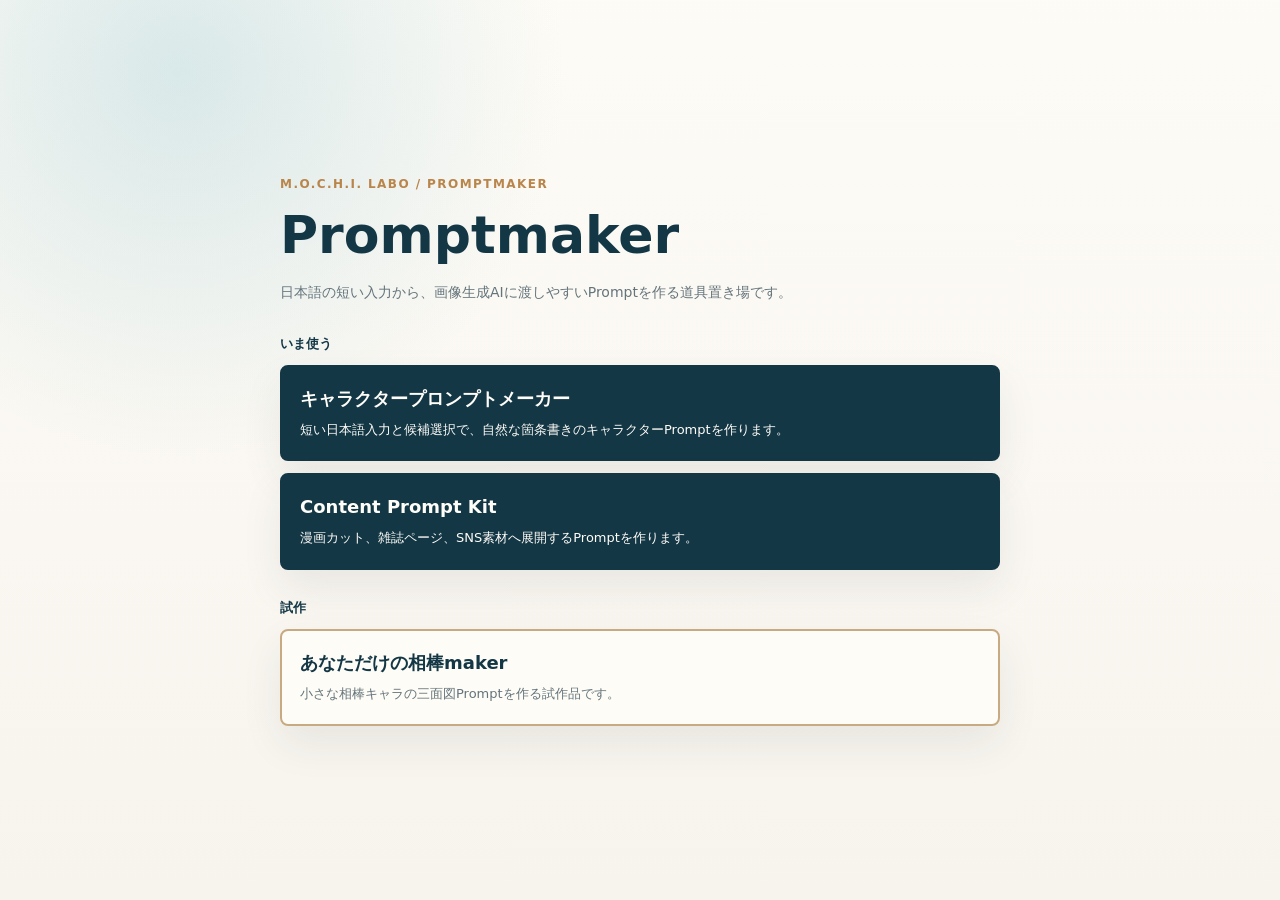
<file: promptmaker/index.html>
<!doctype html>
<html lang="ja">
<head>
  <meta charset="utf-8">
  <meta name="viewport" content="width=device-width, initial-scale=1">
  <title>Promptmaker</title>
  <style>
    :root {
      --bg: #f7f4ee;
      --surface: #fffdf8;
      --ink: #1d2f39;
      --muted: #64747b;
      --line: #c8aa82;
      --sea: #143746;
      --amber: #b9854a;
    }

    * {
      box-sizing: border-box;
    }

    html {
      min-width: 320px;
      background: var(--bg);
      color: var(--ink);
      font-family: "Yu Gothic", "Hiragino Kaku Gothic ProN", "Noto Sans JP", system-ui, sans-serif;
      line-height: 1.8;
    }

    body {
      margin: 0;
    }

    main {
      min-height: 100svh;
      display: grid;
      align-content: center;
      padding: 32px 16px;
      background:
        radial-gradient(circle at 14% 8%, rgba(134, 190, 203, 0.3), transparent 28%),
        linear-gradient(180deg, rgba(255, 253, 248, 0.82), rgba(247, 244, 238, 0.98));
    }

    .shell {
      width: min(100%, 720px);
      margin: 0 auto;
    }

    .eyebrow {
      margin: 0 0 8px;
      color: var(--amber);
      font-size: 12px;
      font-weight: 700;
      letter-spacing: 0.12em;
      text-transform: uppercase;
    }

    h1 {
      margin: 0;
      color: var(--sea);
      font-size: clamp(30px, 9vw, 52px);
      line-height: 1.2;
      letter-spacing: 0;
    }

    .lead {
      max-width: 560px;
      margin: 14px 0 24px;
      color: var(--muted);
      font-size: 14px;
    }

    .section-label {
      margin: 26px 0 10px;
      color: var(--sea);
      font-size: 13px;
      font-weight: 700;
    }

    .tool-link {
      display: block;
      border: 2px solid var(--line);
      border-radius: 8px;
      padding: 18px;
      color: inherit;
      background: rgba(255, 253, 248, 0.88);
      text-decoration: none;
      box-shadow: 0 18px 42px rgba(32, 46, 52, 0.08);
    }

    .tool-link.primary {
      border-color: var(--sea);
      background: var(--sea);
      color: var(--surface);
    }

    .tool-link.primary strong,
    .tool-link.primary span {
      color: var(--surface);
    }

    .tool-link + .tool-link {
      margin-top: 12px;
    }

    .tool-link strong {
      display: block;
      color: var(--sea);
      font-size: 18px;
      line-height: 1.5;
    }

    .tool-link span {
      display: block;
      margin-top: 6px;
      color: var(--muted);
      font-size: 13px;
    }
  </style>
</head>
<body>
  <main>
    <div class="shell">
      <p class="eyebrow">M.O.C.H.I. LABO / Promptmaker</p>
      <h1>Promptmaker</h1>
      <p class="lead">日本語の短い入力から、画像生成AIに渡しやすいPromptを作る道具置き場です。</p>
      <p class="section-label">いま使う</p>
      <a class="tool-link primary" href="simple-character-promptmaker/">
        <strong>キャラクタープロンプトメーカー</strong>
        <span>短い日本語入力と候補選択で、自然な箇条書きのキャラクターPromptを作ります。</span>
      </a>
      <a class="tool-link primary" href="content-kit/">
        <strong>Content Prompt Kit</strong>
        <span>漫画カット、雑誌ページ、SNS素材へ展開するPromptを作ります。</span>
      </a>
      <p class="section-label">試作</p>
      <a class="tool-link" href="dev/companion-maker.html">
        <strong>あなただけの相棒maker</strong>
        <span>小さな相棒キャラの三面図Promptを作る試作品です。</span>
      </a>
    </div>
  </main>
</body>
</html>
</file>
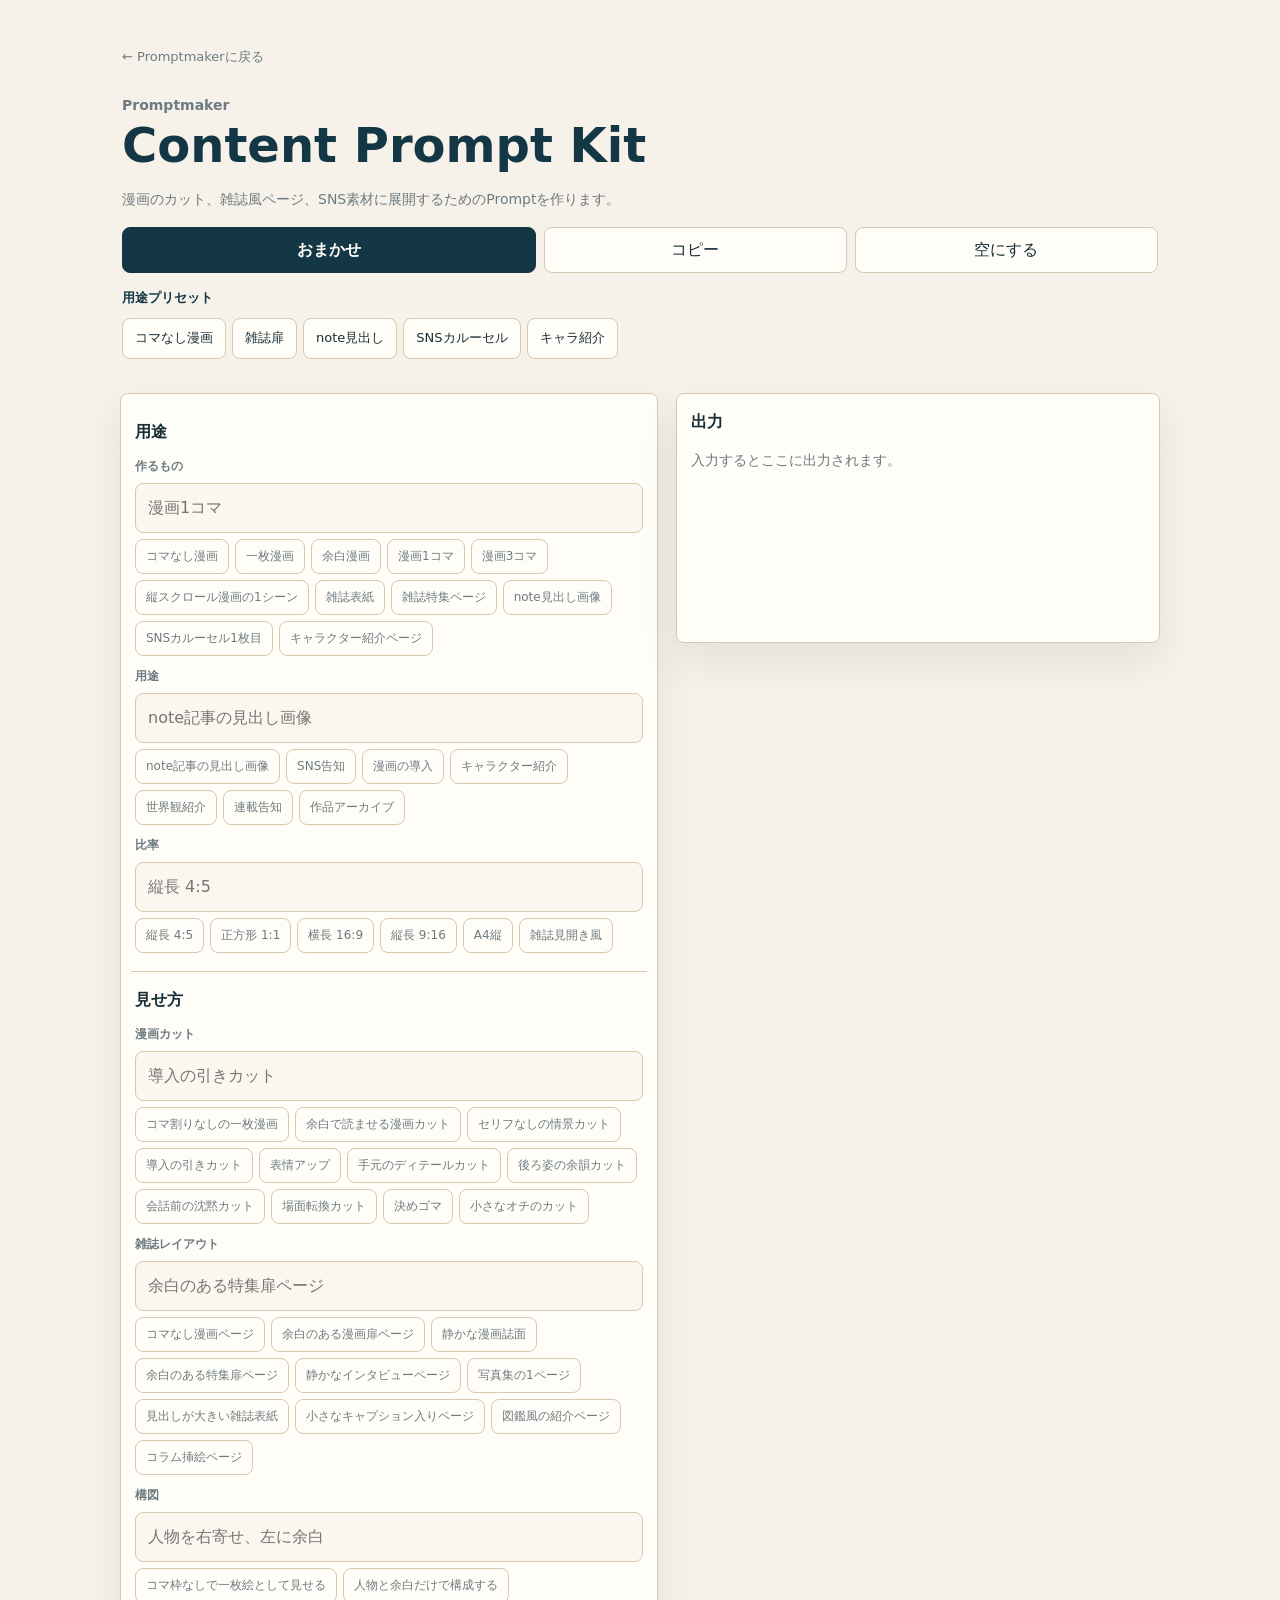
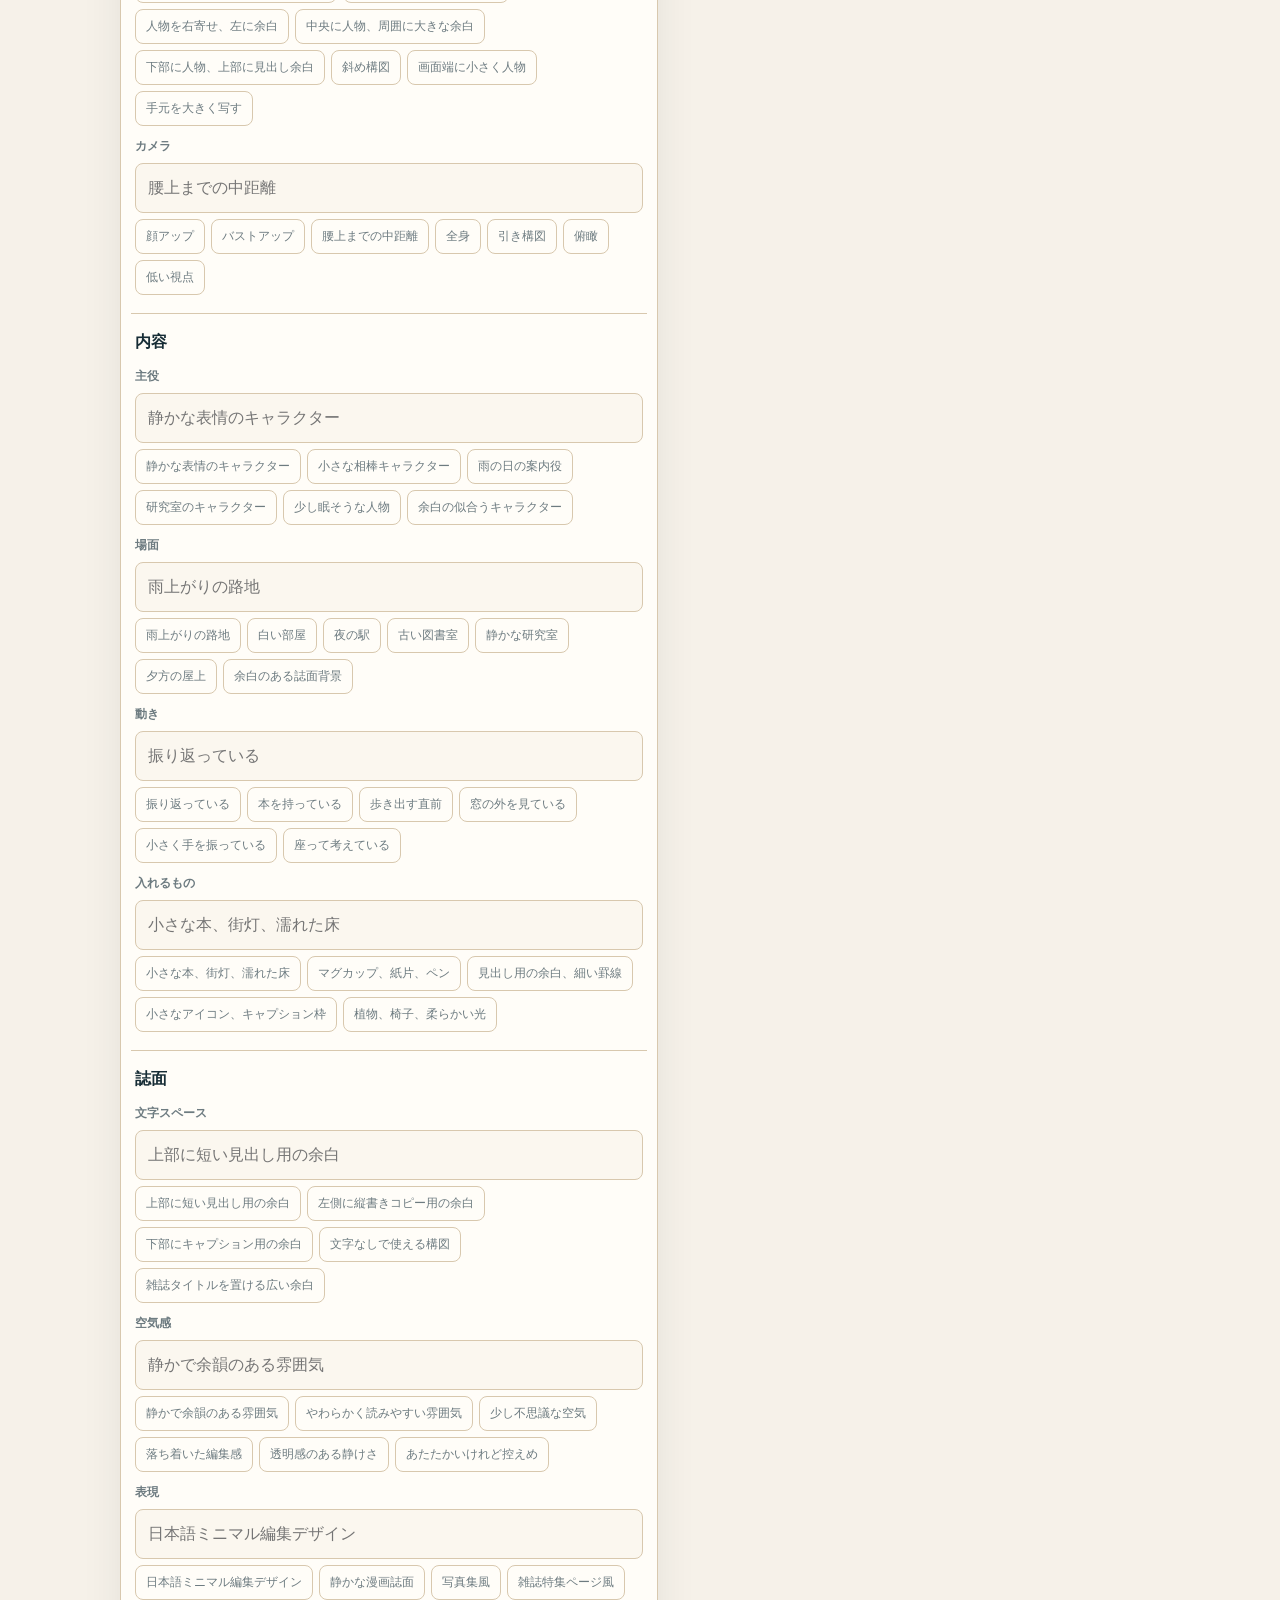
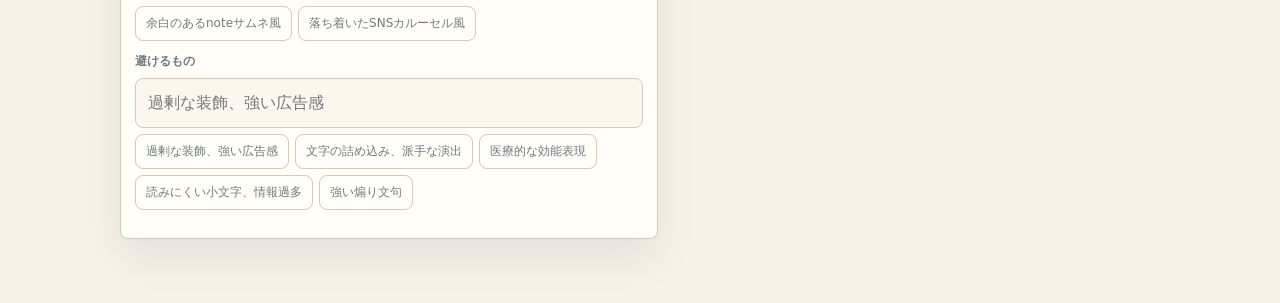
<file: promptmaker/content-kit/index.html>
<!doctype html>
<html lang="ja">
<head>
  <meta charset="utf-8">
  <meta name="viewport" content="width=device-width, initial-scale=1">
  <meta name="description" content="漫画カット、雑誌ページ、SNS素材向けの日本語Promptを作るキットです。">
  <title>Content Prompt Kit</title>
  <link rel="stylesheet" href="./styles.css">
  <script src="./app.js" defer></script>
</head>
<body>
  <main class="app">
    <header class="hero">
      <a class="back-link" href="../">← Promptmakerに戻る</a>
      <p class="eyebrow">Promptmaker</p>
      <h1>Content Prompt Kit</h1>
      <p>漫画のカット、雑誌風ページ、SNS素材に展開するためのPromptを作ります。</p>
      <div class="actions">
        <button class="primary" type="button" id="randomButton">おまかせ</button>
        <button class="quiet" type="button" id="copyButton" disabled>コピー</button>
        <button class="quiet" type="reset" form="kitForm">空にする</button>
      </div>
      <section class="preset-panel" aria-label="用途プリセット">
        <h2>用途プリセット</h2>
        <div class="preset-actions" id="presetActions"></div>
      </section>
    </header>

    <section class="panel output-panel" aria-label="生成結果">
      <h2>出力</h2>
      <pre id="output" class="output" aria-live="polite"></pre>
    </section>

    <form class="panel form-panel" id="kitForm" autocomplete="off">
      <section class="group">
        <h2>用途</h2>
        <div class="field">
          <label for="contentType">作るもの</label>
          <input id="contentType" placeholder="漫画1コマ">
        </div>
        <div class="field">
          <label for="purpose">用途</label>
          <input id="purpose" placeholder="note記事の見出し画像">
        </div>
        <div class="field">
          <label for="format">比率</label>
          <input id="format" placeholder="縦長 4:5">
        </div>
      </section>

      <section class="group">
        <h2>見せ方</h2>
        <div class="field">
          <label for="mangaCut">漫画カット</label>
          <input id="mangaCut" placeholder="導入の引きカット">
        </div>
        <div class="field">
          <label for="magazineLayout">雑誌レイアウト</label>
          <input id="magazineLayout" placeholder="余白のある特集扉ページ">
        </div>
        <div class="field">
          <label for="composition">構図</label>
          <input id="composition" placeholder="人物を右寄せ、左に余白">
        </div>
        <div class="field">
          <label for="camera">カメラ</label>
          <input id="camera" placeholder="腰上までの中距離">
        </div>
      </section>

      <section class="group">
        <h2>内容</h2>
        <div class="field">
          <label for="subject">主役</label>
          <input id="subject" placeholder="静かな表情のキャラクター">
        </div>
        <div class="field">
          <label for="scene">場面</label>
          <input id="scene" placeholder="雨上がりの路地">
        </div>
        <div class="field">
          <label for="action">動き</label>
          <input id="action" placeholder="振り返っている">
        </div>
        <div class="field">
          <label for="item">入れるもの</label>
          <input id="item" placeholder="小さな本、街灯、濡れた床">
        </div>
      </section>

      <section class="group">
        <h2>誌面</h2>
        <div class="field">
          <label for="textArea">文字スペース</label>
          <input id="textArea" placeholder="上部に短い見出し用の余白">
        </div>
        <div class="field">
          <label for="tone">空気感</label>
          <input id="tone" placeholder="静かで余韻のある雰囲気">
        </div>
        <div class="field">
          <label for="style">表現</label>
          <input id="style" placeholder="日本語ミニマル編集デザイン">
        </div>
        <div class="field">
          <label for="avoid">避けるもの</label>
          <input id="avoid" placeholder="過剰な装飾、強い広告感">
        </div>
      </section>
    </form>
  </main>
</body>
</html>
</file>
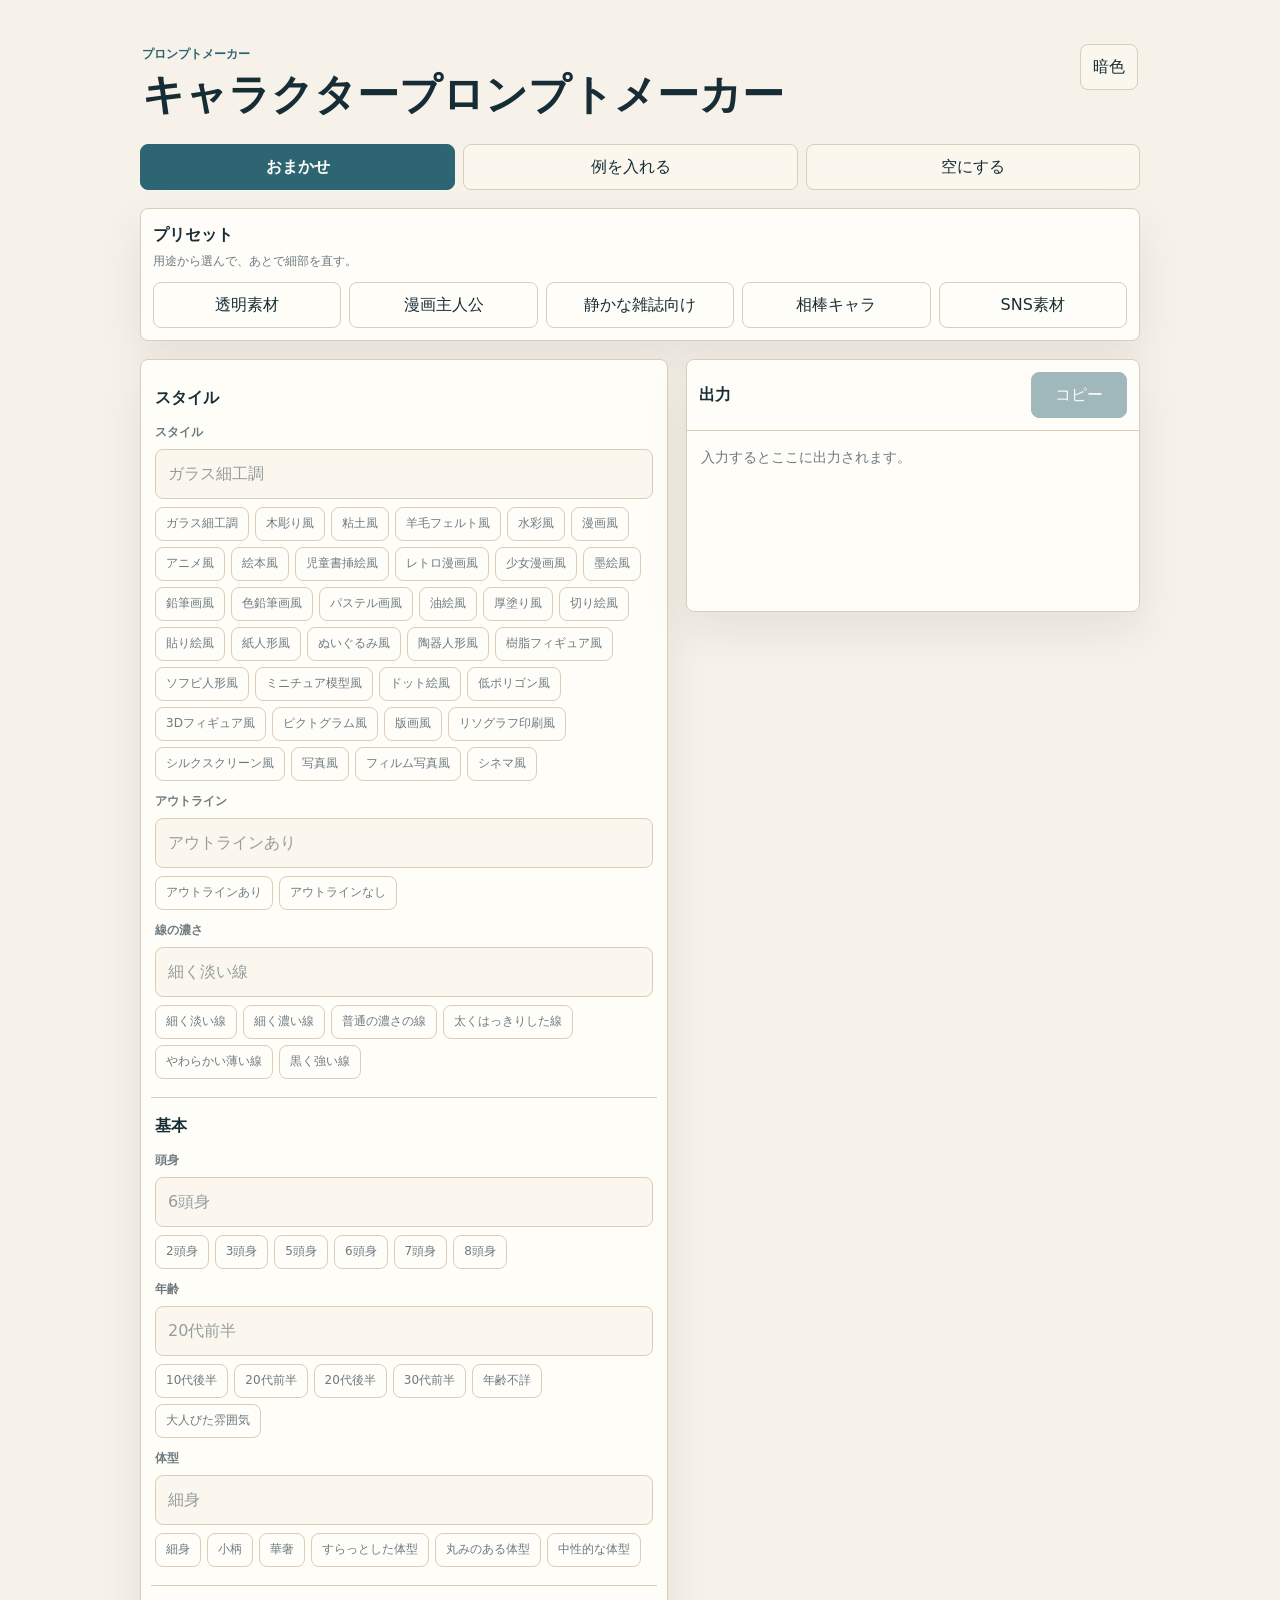
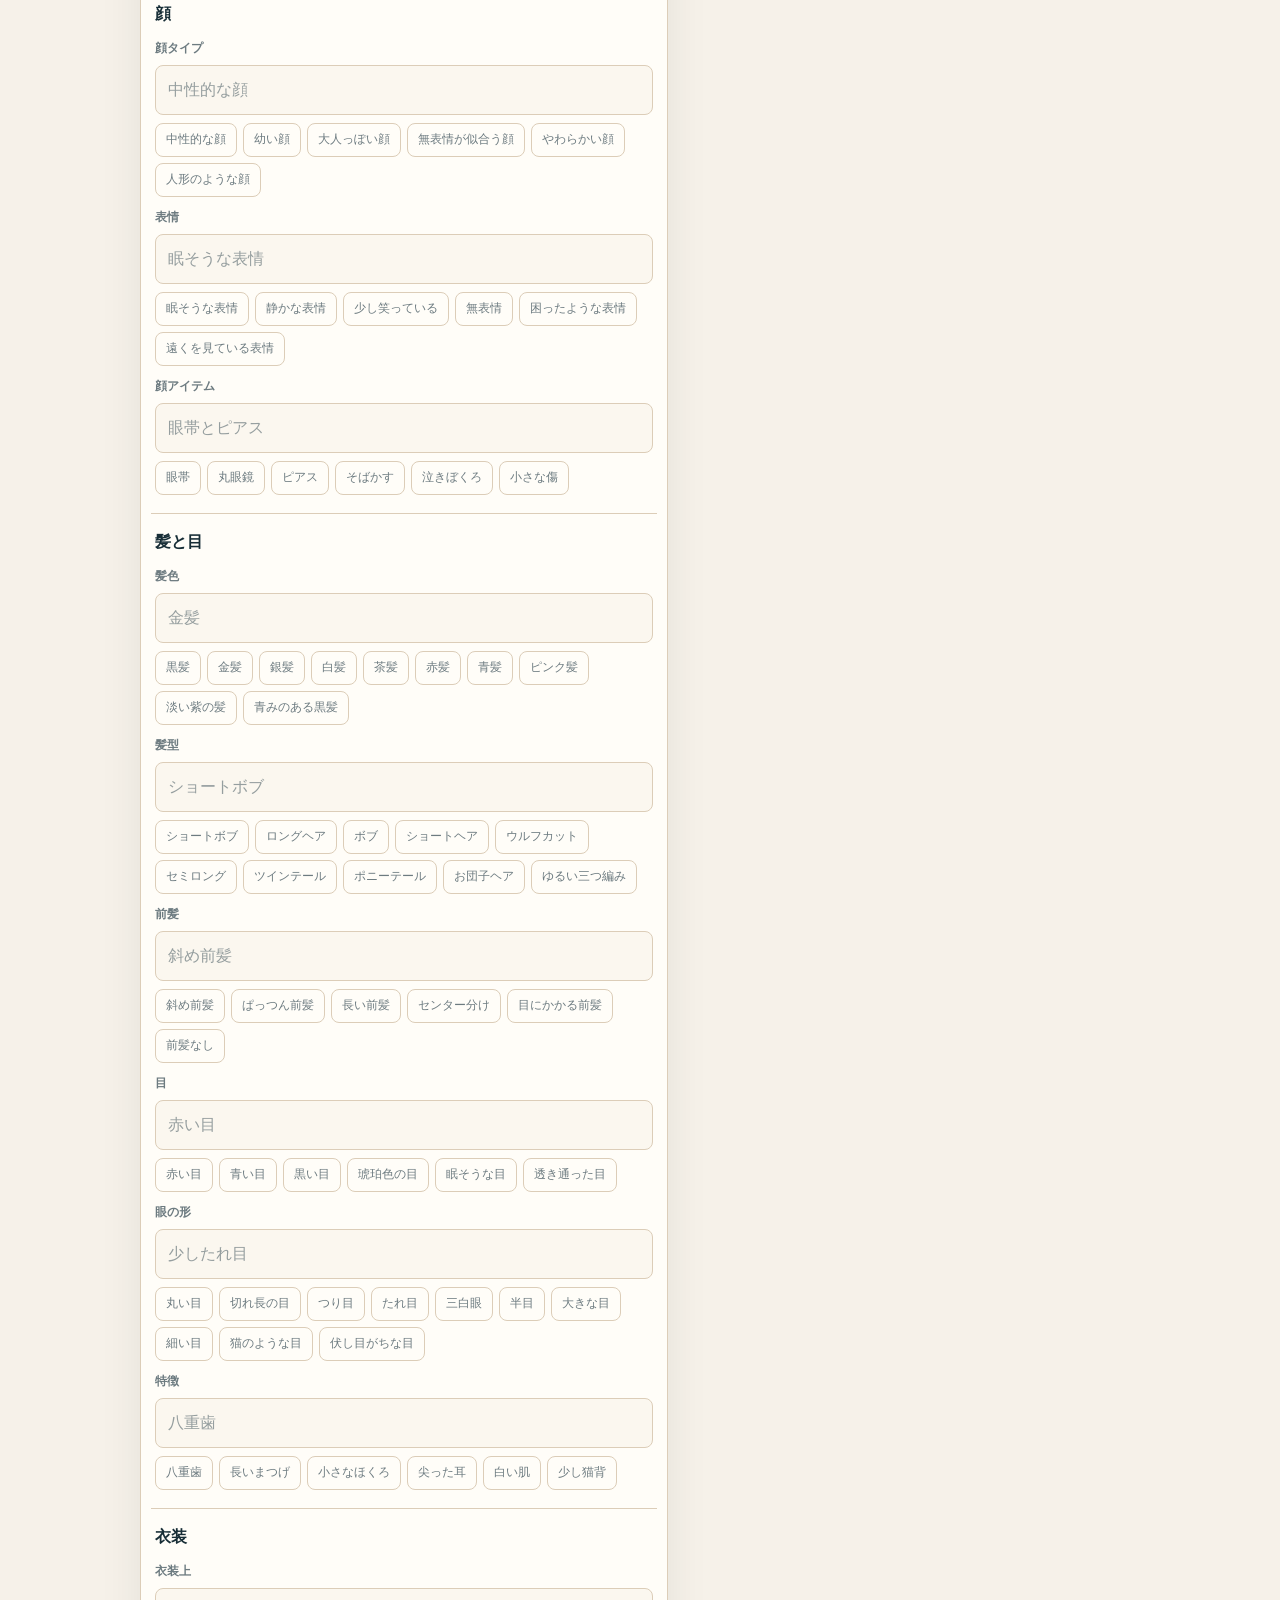
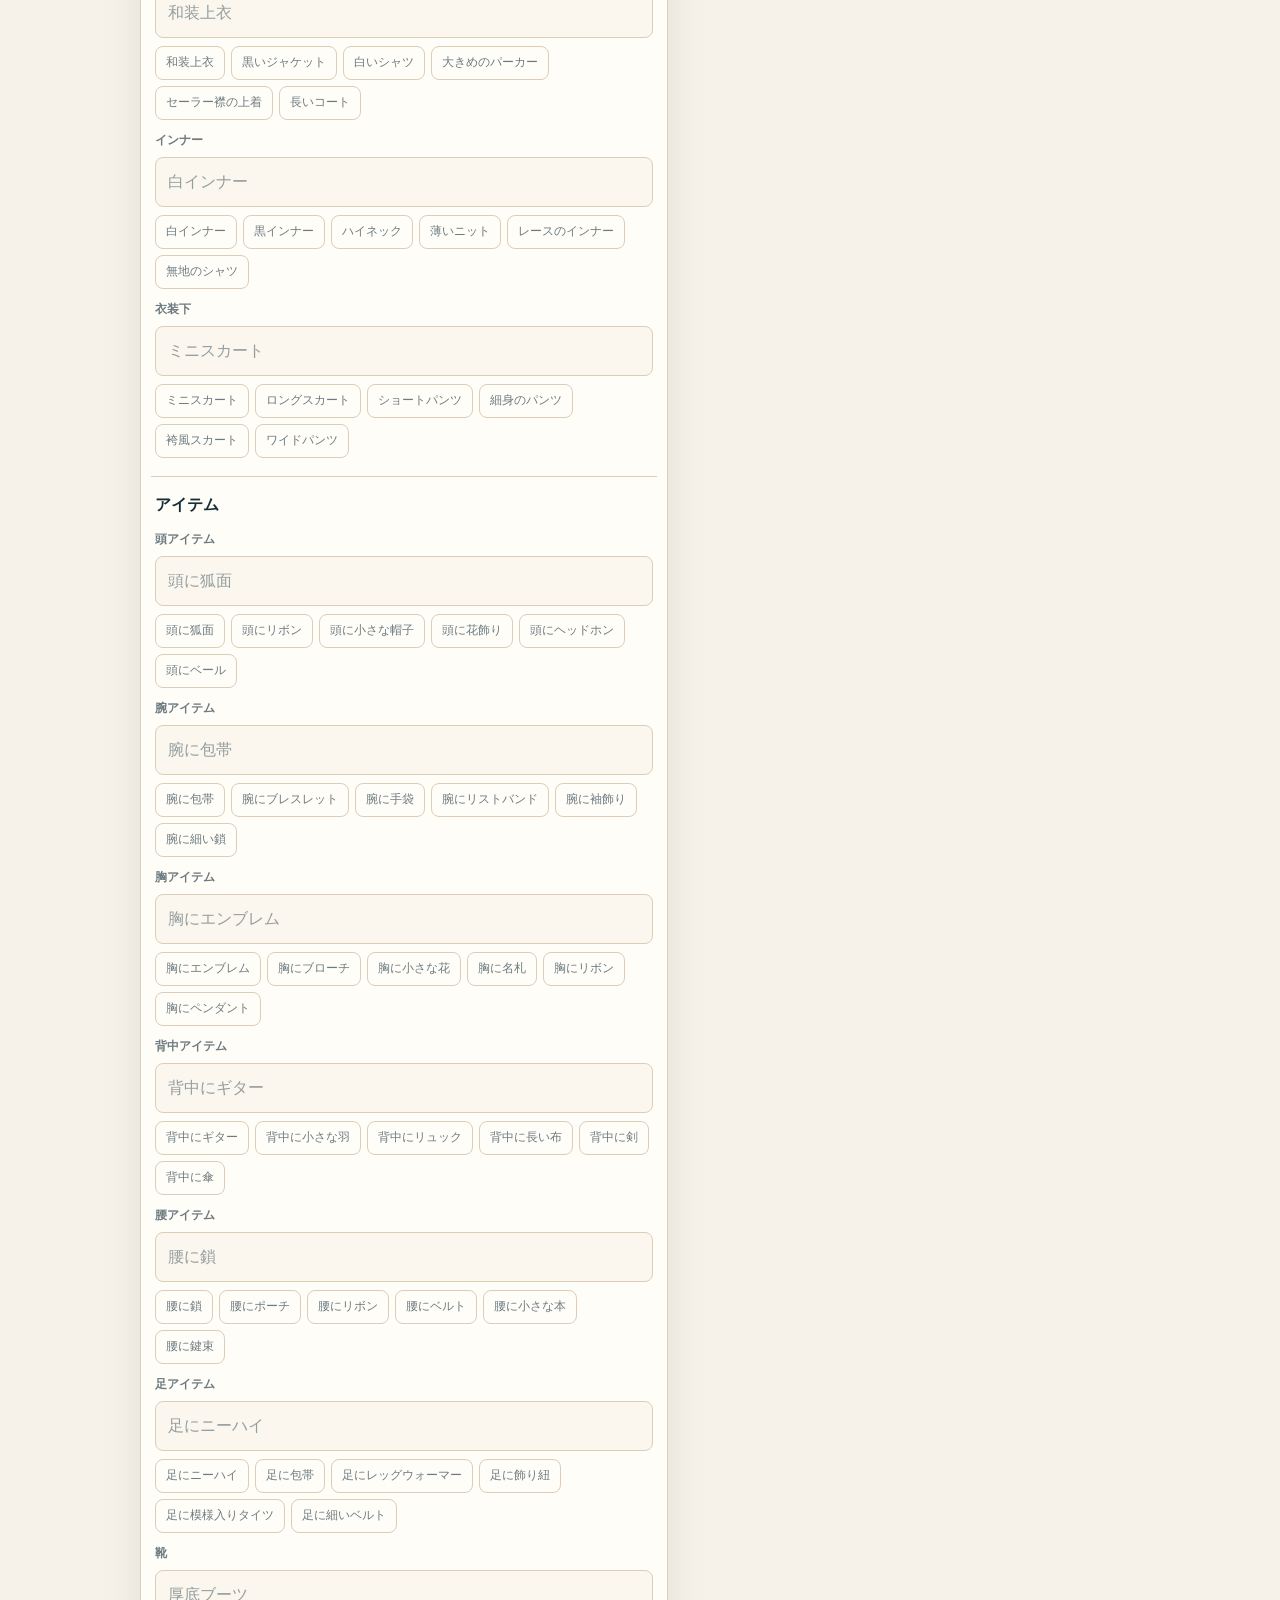
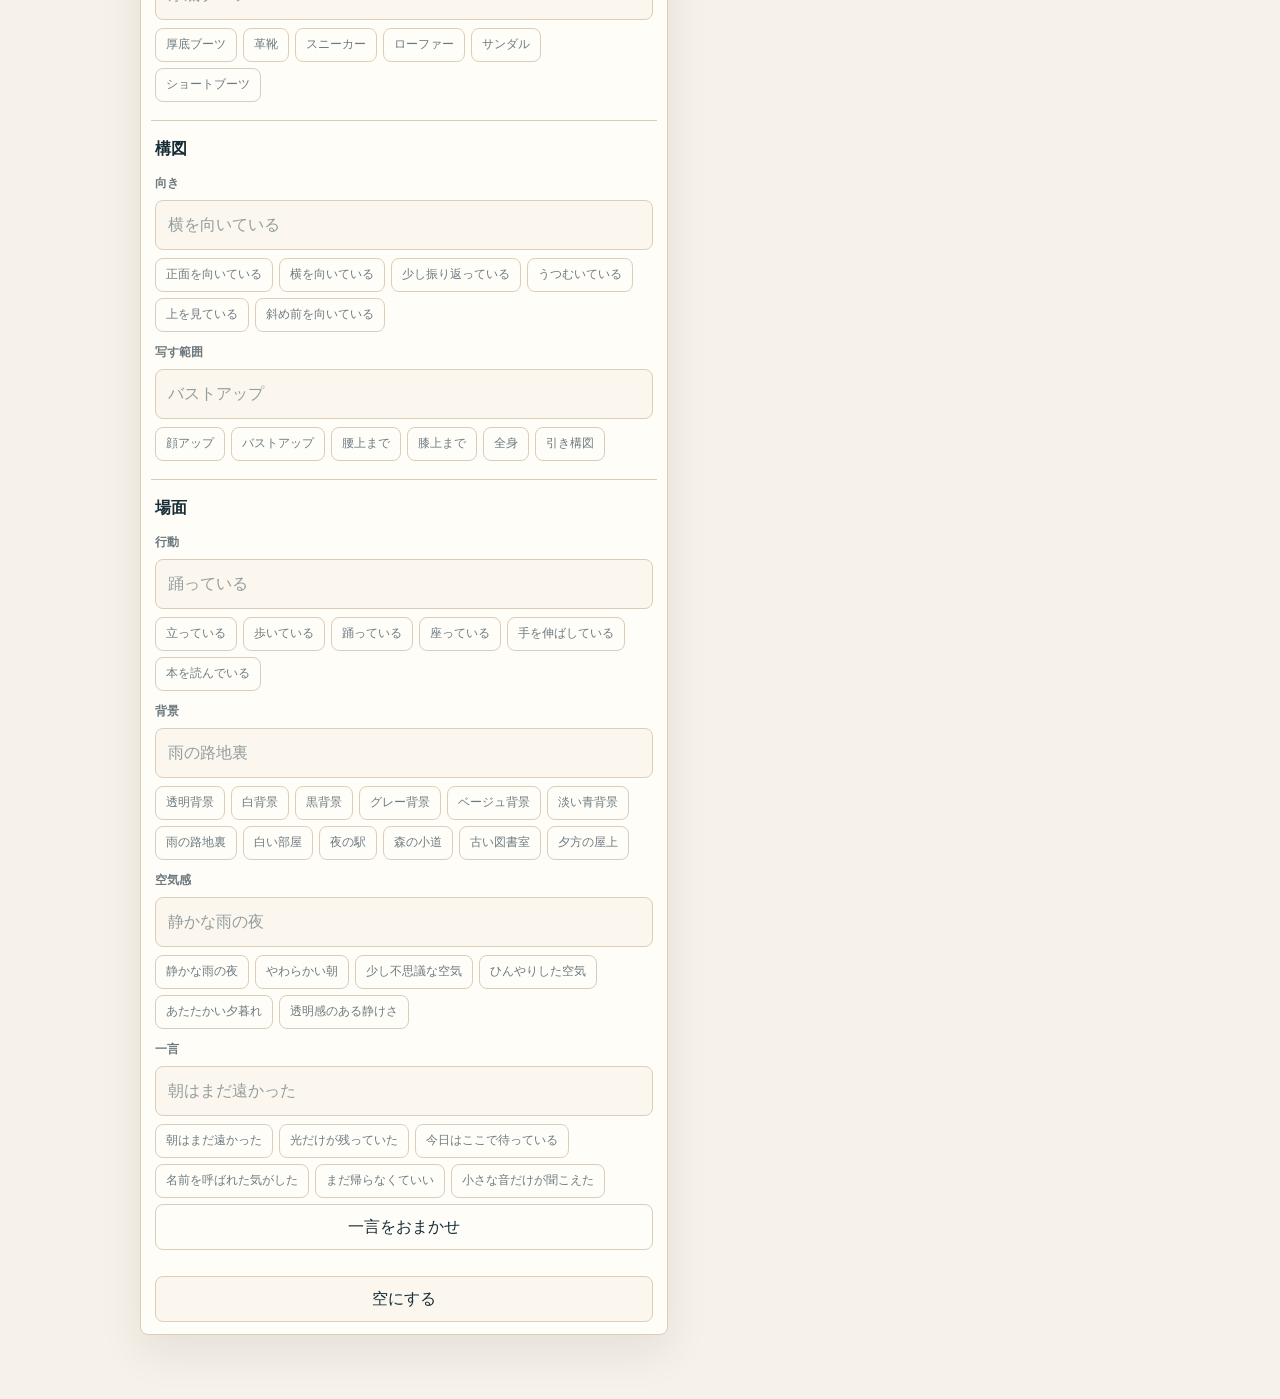
<file: promptmaker/simple-character-promptmaker/index.html>
<!doctype html>
<html lang="ja">
<head>
  <meta charset="utf-8">
  <meta name="viewport" content="width=device-width, initial-scale=1">
  <meta name="description" content="短い日本語入力から、画像生成AI向けの自然なキャラクタープロンプトを作るツールです。">
  <title>キャラクタープロンプトメーカー</title>
  <link rel="stylesheet" href="./styles.css?v=20260519-presets">
  <script src="./app.js?v=20260519-presets" defer></script>
</head>
<body>
  <main class="app">
    <header class="hero">
      <div>
        <p class="eyebrow">プロンプトメーカー</p>
        <h1>キャラクタープロンプトメーカー</h1>
      </div>
      <button class="mode-button" type="button" id="modeButton" aria-pressed="false">暗色</button>
    </header>

    <div class="quick-actions" aria-label="すぐ使う操作">
      <button class="primary-action" type="button" id="randomButton">おまかせ</button>
      <button class="quiet-button" type="button" id="sampleButton">例を入れる</button>
      <button class="quiet-button" type="reset" form="promptForm">空にする</button>
    </div>

    <section class="preset-panel" aria-label="キャラクタープリセット">
      <div class="preset-head">
        <h2>プリセット</h2>
        <p>用途から選んで、あとで細部を直す。</p>
      </div>
      <div class="preset-actions" id="presetActions"></div>
    </section>

    <section class="panel output-panel" aria-label="生成結果">
      <div class="panel-head">
        <h2>出力</h2>
        <button class="copy-button" type="button" id="copyButton" disabled>コピー</button>
      </div>
      <pre class="prompt-output" id="promptOutput" aria-live="polite"></pre>
    </section>

    <form class="panel form-panel" id="promptForm" autocomplete="off">
      <section class="group" aria-labelledby="styleTitle">
        <h2 id="styleTitle">スタイル</h2>
        <div class="field">
          <label for="style">スタイル</label>
          <input id="style" name="style" list="styleList" placeholder="ガラス細工調">
        </div>
        <div class="field">
          <label for="outline">アウトライン</label>
          <input id="outline" name="outline" placeholder="アウトラインあり">
        </div>
        <div class="field">
          <label for="outlineWeight">線の濃さ</label>
          <input id="outlineWeight" name="outlineWeight" placeholder="細く淡い線">
        </div>
      </section>

      <section class="group" aria-labelledby="bodyTitle">
        <h2 id="bodyTitle">基本</h2>
        <div class="field">
          <label for="proportion">頭身</label>
          <input id="proportion" name="proportion" placeholder="6頭身">
        </div>
        <div class="field">
          <label for="age">年齢</label>
          <input id="age" name="age" placeholder="20代前半">
        </div>
        <div class="field">
          <label for="bodyType">体型</label>
          <input id="bodyType" name="bodyType" placeholder="細身">
        </div>
      </section>

      <section class="group" aria-labelledby="faceTitle">
        <h2 id="faceTitle">顔</h2>
        <div class="field">
          <label for="faceType">顔タイプ</label>
          <input id="faceType" name="faceType" placeholder="中性的な顔">
        </div>
        <div class="field">
          <label for="expression">表情</label>
          <input id="expression" name="expression" placeholder="眠そうな表情">
        </div>
        <div class="field">
          <label for="faceItem">顔アイテム</label>
          <input id="faceItem" name="faceItem" placeholder="眼帯とピアス">
        </div>
      </section>

      <section class="group" aria-labelledby="hairTitle">
        <h2 id="hairTitle">髪と目</h2>
        <div class="field">
          <label for="hairColor">髪色</label>
          <input id="hairColor" name="hairColor" placeholder="金髪">
        </div>
        <div class="field">
          <label for="hairStyle">髪型</label>
          <input id="hairStyle" name="hairStyle" placeholder="ショートボブ">
        </div>
        <div class="field">
          <label for="bangs">前髪</label>
          <input id="bangs" name="bangs" placeholder="斜め前髪">
        </div>
        <div class="field">
          <label for="eyes">目</label>
          <input id="eyes" name="eyes" placeholder="赤い目">
        </div>
        <div class="field">
          <label for="eyeShape">眼の形</label>
          <input id="eyeShape" name="eyeShape" placeholder="少したれ目">
        </div>
        <div class="field">
          <label for="feature">特徴</label>
          <input id="feature" name="feature" placeholder="八重歯">
        </div>
      </section>

      <section class="group" aria-labelledby="outfitTitle">
        <h2 id="outfitTitle">衣装</h2>
        <div class="field">
          <label for="outerTop">衣装上</label>
          <input id="outerTop" name="outerTop" placeholder="和装上衣">
        </div>
        <div class="field">
          <label for="inner">インナー</label>
          <input id="inner" name="inner" placeholder="白インナー">
        </div>
        <div class="field">
          <label for="bottom">衣装下</label>
          <input id="bottom" name="bottom" placeholder="ミニスカート">
        </div>
      </section>

      <section class="group" aria-labelledby="itemsTitle">
        <h2 id="itemsTitle">アイテム</h2>
        <div class="field">
          <label for="headItem">頭アイテム</label>
          <input id="headItem" name="headItem" placeholder="頭に狐面">
        </div>
        <div class="field">
          <label for="armItem">腕アイテム</label>
          <input id="armItem" name="armItem" placeholder="腕に包帯">
        </div>
        <div class="field">
          <label for="chestItem">胸アイテム</label>
          <input id="chestItem" name="chestItem" placeholder="胸にエンブレム">
        </div>
        <div class="field">
          <label for="backItem">背中アイテム</label>
          <input id="backItem" name="backItem" placeholder="背中にギター">
        </div>
        <div class="field">
          <label for="waistItem">腰アイテム</label>
          <input id="waistItem" name="waistItem" placeholder="腰に鎖">
        </div>
        <div class="field">
          <label for="legItem">足アイテム</label>
          <input id="legItem" name="legItem" placeholder="足にニーハイ">
        </div>
        <div class="field">
          <label for="shoes">靴</label>
          <input id="shoes" name="shoes" placeholder="厚底ブーツ">
        </div>
      </section>

      <section class="group" aria-labelledby="compositionTitle">
        <h2 id="compositionTitle">構図</h2>
        <div class="field">
          <label for="direction">向き</label>
          <input id="direction" name="direction" placeholder="横を向いている">
        </div>
        <div class="field">
          <label for="range">写す範囲</label>
          <input id="range" name="range" list="rangeList" placeholder="バストアップ">
        </div>
      </section>

      <section class="group" aria-labelledby="sceneTitle">
        <h2 id="sceneTitle">場面</h2>
        <div class="field">
          <label for="action">行動</label>
          <input id="action" name="action" placeholder="踊っている">
        </div>
        <div class="field">
          <label for="background">背景</label>
          <input id="background" name="background" placeholder="雨の路地裏">
        </div>
        <div class="field">
          <label for="mood">空気感</label>
          <input id="mood" name="mood" placeholder="静かな雨の夜">
        </div>
        <div class="field">
          <label for="line">一言</label>
          <input id="line" name="line" placeholder="朝はまだ遠かった">
          <button class="field-button" type="button" id="poemButton">一言をおまかせ</button>
        </div>
      </section>

      <div class="actions">
        <button class="quiet-button" type="reset">空にする</button>
      </div>
    </form>
  </main>

  <datalist id="styleList">
    <option value="ガラス細工調"></option>
    <option value="木彫り風"></option>
    <option value="粘土風"></option>
    <option value="羊毛フェルト風"></option>
    <option value="水彩風"></option>
    <option value="漫画風"></option>
    <option value="アニメ風"></option>
    <option value="絵本風"></option>
    <option value="児童書挿絵風"></option>
    <option value="レトロ漫画風"></option>
    <option value="少女漫画風"></option>
    <option value="墨絵風"></option>
    <option value="鉛筆画風"></option>
    <option value="色鉛筆画風"></option>
    <option value="パステル画風"></option>
    <option value="油絵風"></option>
    <option value="厚塗り風"></option>
    <option value="切り絵風"></option>
    <option value="貼り絵風"></option>
    <option value="紙人形風"></option>
    <option value="ぬいぐるみ風"></option>
    <option value="陶器人形風"></option>
    <option value="樹脂フィギュア風"></option>
    <option value="ソフビ人形風"></option>
    <option value="ミニチュア模型風"></option>
    <option value="ドット絵風"></option>
    <option value="低ポリゴン風"></option>
    <option value="3Dフィギュア風"></option>
    <option value="ピクトグラム風"></option>
    <option value="版画風"></option>
    <option value="リソグラフ印刷風"></option>
    <option value="シルクスクリーン風"></option>
    <option value="写真風"></option>
    <option value="フィルム写真風"></option>
    <option value="シネマ風"></option>
  </datalist>

  <datalist id="rangeList">
    <option value="顔アップ"></option>
    <option value="バストアップ"></option>
    <option value="腰上まで"></option>
    <option value="膝上まで"></option>
    <option value="全身"></option>
    <option value="引き構図"></option>
  </datalist>
</body>
</html>
</file>
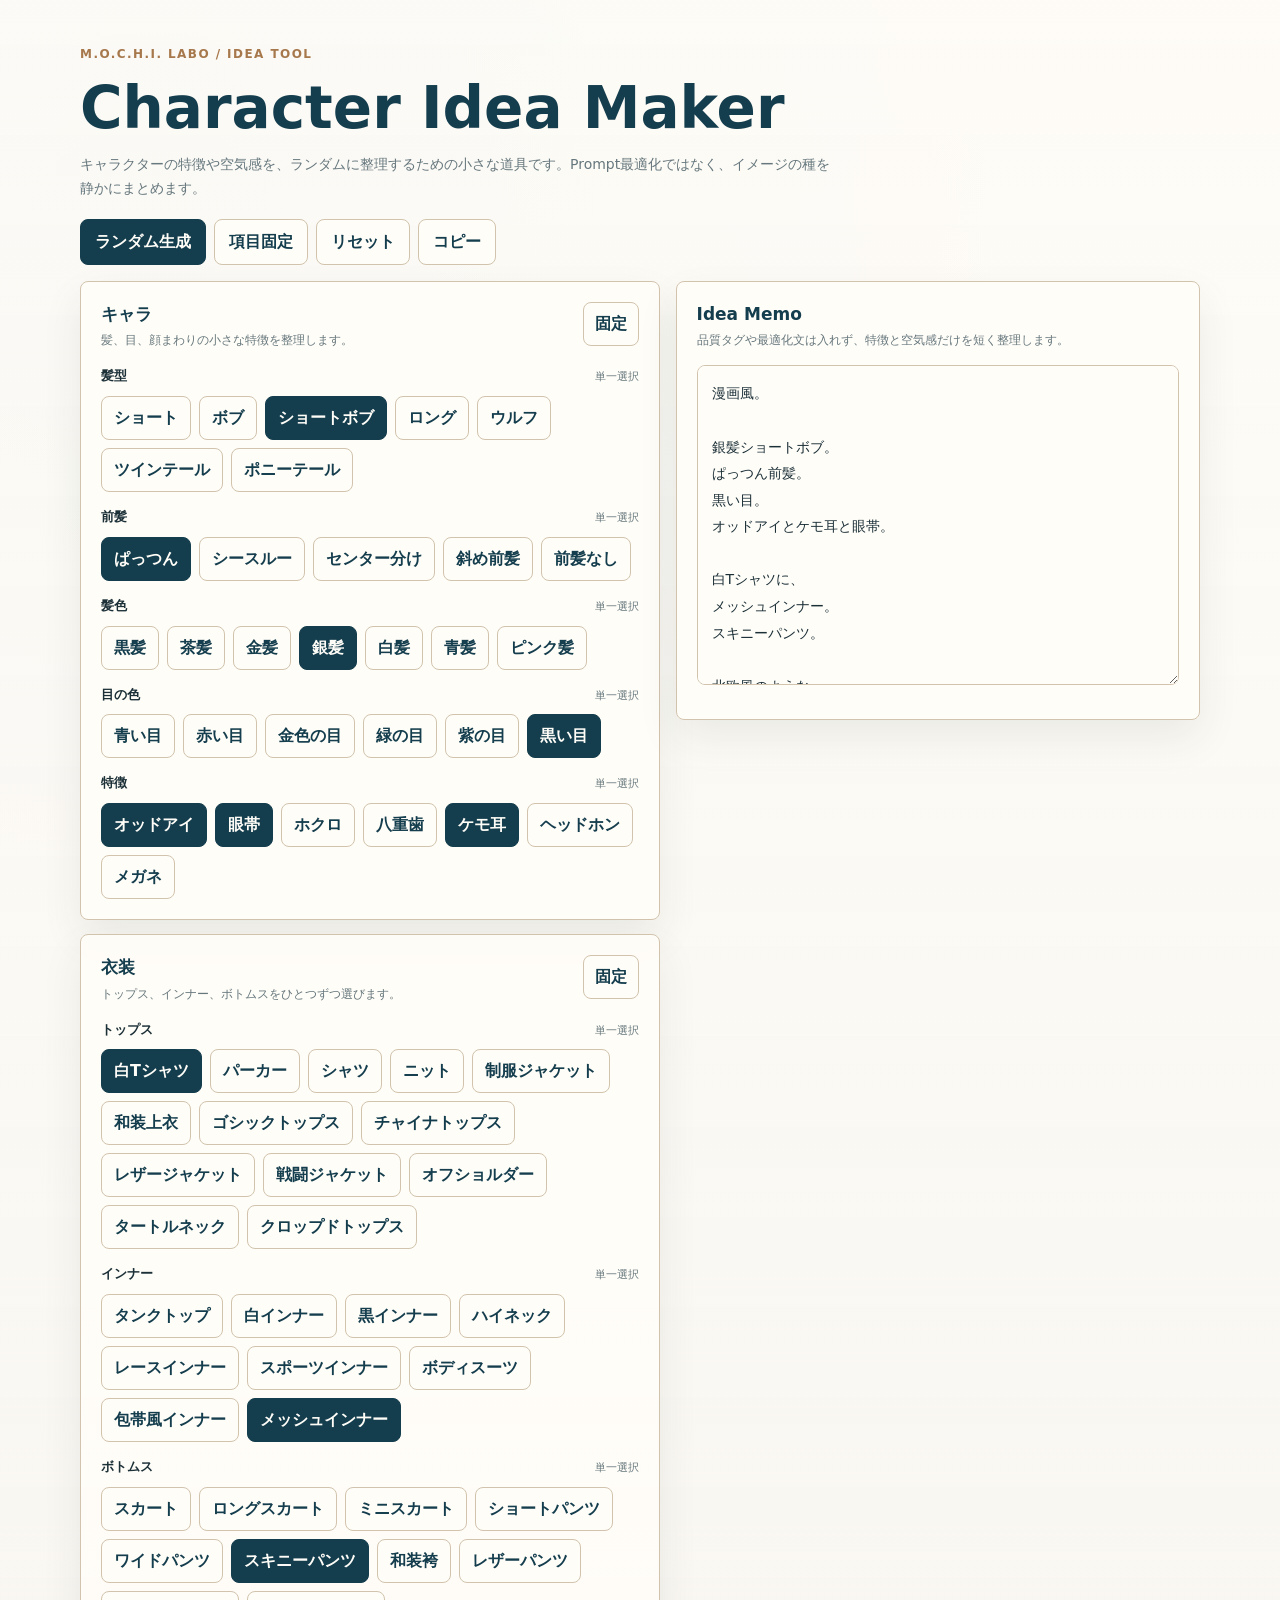
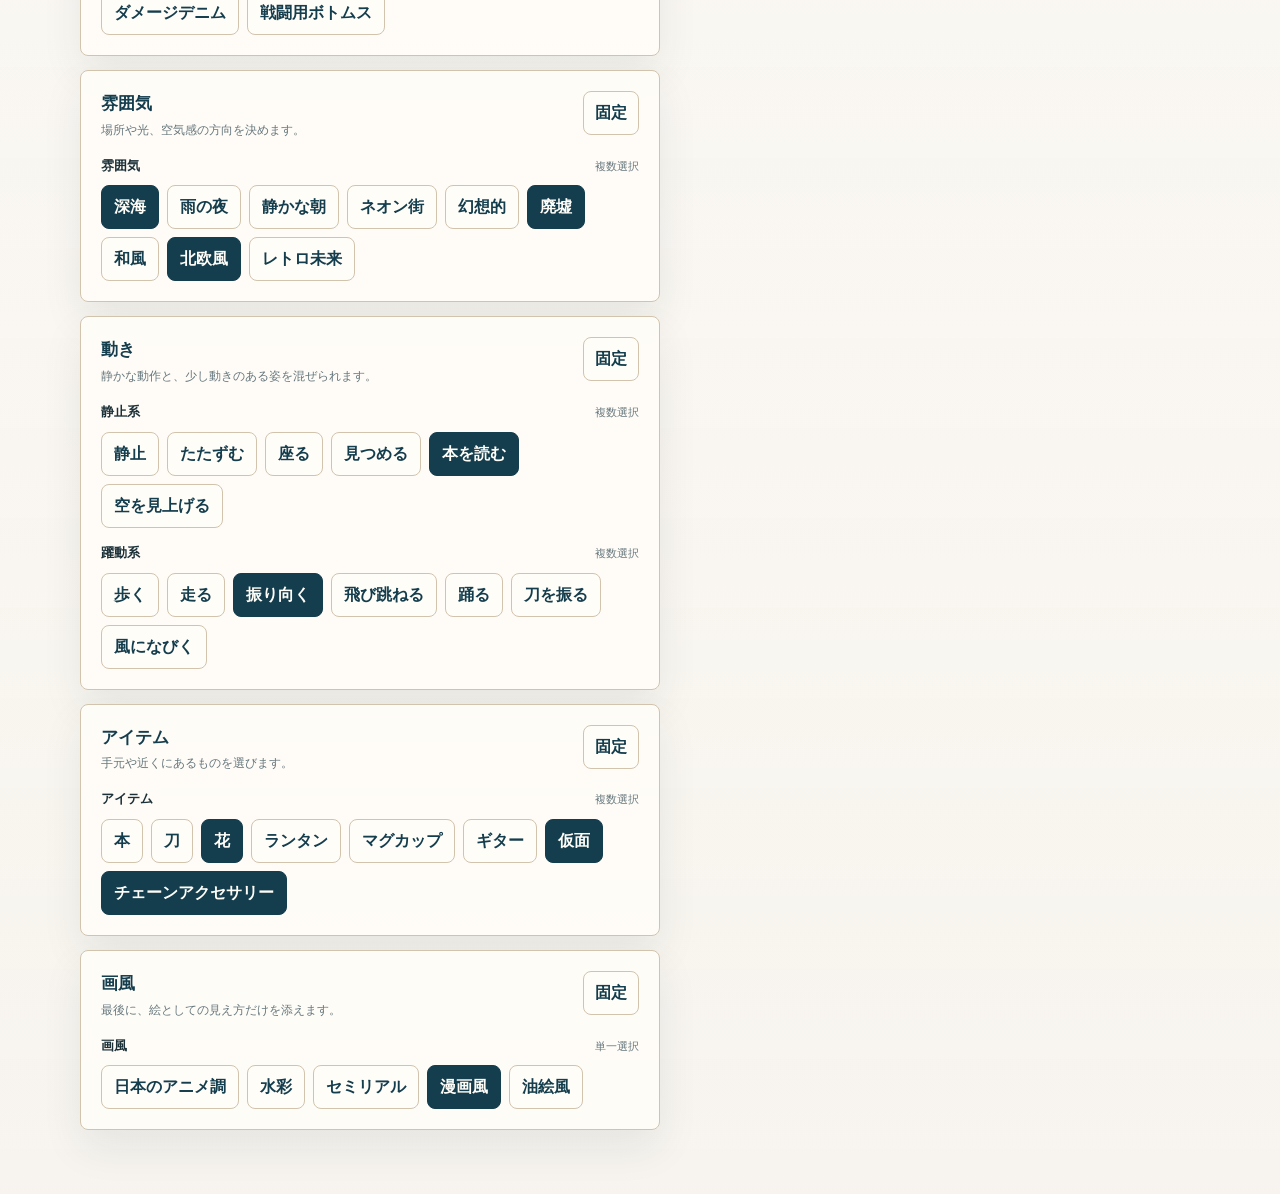
<file: promptmaker/dev/character-promptmaker/index.html>
<!doctype html>
<html lang="ja">
<head>
  <meta charset="utf-8">
  <meta name="viewport" content="width=device-width, initial-scale=1">
  <title>Character Idea Maker</title>
  <link rel="stylesheet" href="style.css">
</head>
<body>
  <main class="page">
    <header class="hero">
      <p class="eyebrow">M.O.C.H.I. LABO / Idea Tool</p>
      <h1>Character Idea Maker</h1>
      <p class="lead">キャラクターの特徴や空気感を、ランダムに整理するための小さな道具です。Prompt最適化ではなく、イメージの種を静かにまとめます。</p>
    </header>

    <section class="toolbar" aria-label="操作">
      <button class="primary" id="randomButton" type="button">ランダム生成</button>
      <button id="lockAllButton" type="button">項目固定</button>
      <button id="resetButton" type="button">リセット</button>
      <button id="copyButton" type="button">コピー</button>
    </section>

    <section class="layout" aria-label="Character Idea Maker">
      <div class="cards" id="cards">
        <article class="card">
          <header class="card-head">
            <div class="card-title">
              <h2>キャラ</h2>
              <p>髪、目、顔まわりの小さな特徴を整理します。</p>
            </div>
            <button class="lock-button" type="button" data-group-lock="character" aria-label="キャラを固定">固定</button>
          </header>

          <section class="field">
            <div class="field-head">
              <p class="field-label">髪型</p>
              <p class="field-meta">単一選択</p>
            </div>
            <div class="choices">
              <button class="choice" type="button" data-field="hairStyle" data-value="ショート">ショート</button>
              <button class="choice" type="button" data-field="hairStyle" data-value="ボブ">ボブ</button>
              <button class="choice" type="button" data-field="hairStyle" data-value="ショートボブ">ショートボブ</button>
              <button class="choice" type="button" data-field="hairStyle" data-value="ロング">ロング</button>
              <button class="choice" type="button" data-field="hairStyle" data-value="ウルフ">ウルフ</button>
              <button class="choice" type="button" data-field="hairStyle" data-value="ツインテール">ツインテール</button>
              <button class="choice" type="button" data-field="hairStyle" data-value="ポニーテール">ポニーテール</button>
            </div>
          </section>

          <section class="field">
            <div class="field-head">
              <p class="field-label">前髪</p>
              <p class="field-meta">単一選択</p>
            </div>
            <div class="choices">
              <button class="choice" type="button" data-field="bangs" data-value="ぱっつん">ぱっつん</button>
              <button class="choice" type="button" data-field="bangs" data-value="シースルー">シースルー</button>
              <button class="choice" type="button" data-field="bangs" data-value="センター分け">センター分け</button>
              <button class="choice" type="button" data-field="bangs" data-value="斜め前髪">斜め前髪</button>
              <button class="choice" type="button" data-field="bangs" data-value="前髪なし">前髪なし</button>
            </div>
          </section>

          <section class="field">
            <div class="field-head">
              <p class="field-label">髪色</p>
              <p class="field-meta">単一選択</p>
            </div>
            <div class="choices">
              <button class="choice" type="button" data-field="hairColor" data-value="黒髪">黒髪</button>
              <button class="choice" type="button" data-field="hairColor" data-value="茶髪">茶髪</button>
              <button class="choice" type="button" data-field="hairColor" data-value="金髪">金髪</button>
              <button class="choice" type="button" data-field="hairColor" data-value="銀髪">銀髪</button>
              <button class="choice" type="button" data-field="hairColor" data-value="白髪">白髪</button>
              <button class="choice" type="button" data-field="hairColor" data-value="青髪">青髪</button>
              <button class="choice" type="button" data-field="hairColor" data-value="ピンク髪">ピンク髪</button>
            </div>
          </section>

          <section class="field">
            <div class="field-head">
              <p class="field-label">目の色</p>
              <p class="field-meta">単一選択</p>
            </div>
            <div class="choices">
              <button class="choice" type="button" data-field="eyeColor" data-value="青い目">青い目</button>
              <button class="choice" type="button" data-field="eyeColor" data-value="赤い目">赤い目</button>
              <button class="choice" type="button" data-field="eyeColor" data-value="金色の目">金色の目</button>
              <button class="choice" type="button" data-field="eyeColor" data-value="緑の目">緑の目</button>
              <button class="choice" type="button" data-field="eyeColor" data-value="紫の目">紫の目</button>
              <button class="choice" type="button" data-field="eyeColor" data-value="黒い目">黒い目</button>
            </div>
          </section>

          <section class="field">
            <div class="field-head">
              <p class="field-label">特徴</p>
              <p class="field-meta">単一選択</p>
            </div>
            <div class="choices">
              <button class="choice" type="button" data-field="features" data-value="オッドアイ">オッドアイ</button>
              <button class="choice" type="button" data-field="features" data-value="眼帯">眼帯</button>
              <button class="choice" type="button" data-field="features" data-value="ホクロ">ホクロ</button>
              <button class="choice" type="button" data-field="features" data-value="八重歯">八重歯</button>
              <button class="choice" type="button" data-field="features" data-value="ケモ耳">ケモ耳</button>
              <button class="choice" type="button" data-field="features" data-value="ヘッドホン">ヘッドホン</button>
              <button class="choice" type="button" data-field="features" data-value="メガネ">メガネ</button>
            </div>
          </section>
        </article>

        <article class="card">
          <header class="card-head">
            <div class="card-title">
              <h2>衣装</h2>
              <p>トップス、インナー、ボトムスをひとつずつ選びます。</p>
            </div>
            <button class="lock-button" type="button" data-group-lock="outfit" aria-label="衣装を固定">固定</button>
          </header>

          <section class="field">
            <div class="field-head">
              <p class="field-label">トップス</p>
              <p class="field-meta">単一選択</p>
            </div>
            <div class="choices">
              <button class="choice" type="button" data-field="tops" data-value="白Tシャツ">白Tシャツ</button>
              <button class="choice" type="button" data-field="tops" data-value="パーカー">パーカー</button>
              <button class="choice" type="button" data-field="tops" data-value="シャツ">シャツ</button>
              <button class="choice" type="button" data-field="tops" data-value="ニット">ニット</button>
              <button class="choice" type="button" data-field="tops" data-value="制服ジャケット">制服ジャケット</button>
              <button class="choice" type="button" data-field="tops" data-value="和装上衣">和装上衣</button>
              <button class="choice" type="button" data-field="tops" data-value="ゴシックトップス">ゴシックトップス</button>
              <button class="choice" type="button" data-field="tops" data-value="チャイナトップス">チャイナトップス</button>
              <button class="choice" type="button" data-field="tops" data-value="レザージャケット">レザージャケット</button>
              <button class="choice" type="button" data-field="tops" data-value="戦闘ジャケット">戦闘ジャケット</button>
              <button class="choice" type="button" data-field="tops" data-value="オフショルダー">オフショルダー</button>
              <button class="choice" type="button" data-field="tops" data-value="タートルネック">タートルネック</button>
              <button class="choice" type="button" data-field="tops" data-value="クロップドトップス">クロップドトップス</button>
            </div>
          </section>

          <section class="field">
            <div class="field-head">
              <p class="field-label">インナー</p>
              <p class="field-meta">単一選択</p>
            </div>
            <div class="choices">
              <button class="choice" type="button" data-field="inners" data-value="タンクトップ">タンクトップ</button>
              <button class="choice" type="button" data-field="inners" data-value="白インナー">白インナー</button>
              <button class="choice" type="button" data-field="inners" data-value="黒インナー">黒インナー</button>
              <button class="choice" type="button" data-field="inners" data-value="ハイネック">ハイネック</button>
              <button class="choice" type="button" data-field="inners" data-value="レースインナー">レースインナー</button>
              <button class="choice" type="button" data-field="inners" data-value="スポーツインナー">スポーツインナー</button>
              <button class="choice" type="button" data-field="inners" data-value="ボディスーツ">ボディスーツ</button>
              <button class="choice" type="button" data-field="inners" data-value="包帯風インナー">包帯風インナー</button>
              <button class="choice" type="button" data-field="inners" data-value="メッシュインナー">メッシュインナー</button>
            </div>
          </section>

          <section class="field">
            <div class="field-head">
              <p class="field-label">ボトムス</p>
              <p class="field-meta">単一選択</p>
            </div>
            <div class="choices">
              <button class="choice" type="button" data-field="bottoms" data-value="スカート">スカート</button>
              <button class="choice" type="button" data-field="bottoms" data-value="ロングスカート">ロングスカート</button>
              <button class="choice" type="button" data-field="bottoms" data-value="ミニスカート">ミニスカート</button>
              <button class="choice" type="button" data-field="bottoms" data-value="ショートパンツ">ショートパンツ</button>
              <button class="choice" type="button" data-field="bottoms" data-value="ワイドパンツ">ワイドパンツ</button>
              <button class="choice" type="button" data-field="bottoms" data-value="スキニーパンツ">スキニーパンツ</button>
              <button class="choice" type="button" data-field="bottoms" data-value="和装袴">和装袴</button>
              <button class="choice" type="button" data-field="bottoms" data-value="レザーパンツ">レザーパンツ</button>
              <button class="choice" type="button" data-field="bottoms" data-value="ダメージデニム">ダメージデニム</button>
              <button class="choice" type="button" data-field="bottoms" data-value="戦闘用ボトムス">戦闘用ボトムス</button>
            </div>
          </section>
        </article>

        <article class="card">
          <header class="card-head">
            <div class="card-title">
              <h2>雰囲気</h2>
              <p>場所や光、空気感の方向を決めます。</p>
            </div>
            <button class="lock-button" type="button" data-group-lock="mood" aria-label="雰囲気を固定">固定</button>
          </header>

          <section class="field">
            <div class="field-head">
              <p class="field-label">雰囲気</p>
              <p class="field-meta">複数選択</p>
            </div>
            <div class="choices">
              <button class="choice" type="button" data-field="moods" data-value="深海">深海</button>
              <button class="choice" type="button" data-field="moods" data-value="雨の夜">雨の夜</button>
              <button class="choice" type="button" data-field="moods" data-value="静かな朝">静かな朝</button>
              <button class="choice" type="button" data-field="moods" data-value="ネオン街">ネオン街</button>
              <button class="choice" type="button" data-field="moods" data-value="幻想的">幻想的</button>
              <button class="choice" type="button" data-field="moods" data-value="廃墟">廃墟</button>
              <button class="choice" type="button" data-field="moods" data-value="和風">和風</button>
              <button class="choice" type="button" data-field="moods" data-value="北欧風">北欧風</button>
              <button class="choice" type="button" data-field="moods" data-value="レトロ未来">レトロ未来</button>
            </div>
          </section>
        </article>

        <article class="card">
          <header class="card-head">
            <div class="card-title">
              <h2>動き</h2>
              <p>静かな動作と、少し動きのある姿を混ぜられます。</p>
            </div>
            <button class="lock-button" type="button" data-group-lock="motion" aria-label="動きを固定">固定</button>
          </header>

          <section class="field">
            <div class="field-head">
              <p class="field-label">静止系</p>
              <p class="field-meta">複数選択</p>
            </div>
            <div class="choices">
              <button class="choice" type="button" data-field="stillMotions" data-value="静止">静止</button>
              <button class="choice" type="button" data-field="stillMotions" data-value="たたずむ">たたずむ</button>
              <button class="choice" type="button" data-field="stillMotions" data-value="座る">座る</button>
              <button class="choice" type="button" data-field="stillMotions" data-value="見つめる">見つめる</button>
              <button class="choice" type="button" data-field="stillMotions" data-value="本を読む">本を読む</button>
              <button class="choice" type="button" data-field="stillMotions" data-value="空を見上げる">空を見上げる</button>
            </div>
          </section>

          <section class="field">
            <div class="field-head">
              <p class="field-label">躍動系</p>
              <p class="field-meta">複数選択</p>
            </div>
            <div class="choices">
              <button class="choice" type="button" data-field="activeMotions" data-value="歩く">歩く</button>
              <button class="choice" type="button" data-field="activeMotions" data-value="走る">走る</button>
              <button class="choice" type="button" data-field="activeMotions" data-value="振り向く">振り向く</button>
              <button class="choice" type="button" data-field="activeMotions" data-value="飛び跳ねる">飛び跳ねる</button>
              <button class="choice" type="button" data-field="activeMotions" data-value="踊る">踊る</button>
              <button class="choice" type="button" data-field="activeMotions" data-value="刀を振る">刀を振る</button>
              <button class="choice" type="button" data-field="activeMotions" data-value="風になびく">風になびく</button>
            </div>
          </section>
        </article>

        <article class="card">
          <header class="card-head">
            <div class="card-title">
              <h2>アイテム</h2>
              <p>手元や近くにあるものを選びます。</p>
            </div>
            <button class="lock-button" type="button" data-group-lock="items" aria-label="アイテムを固定">固定</button>
          </header>

          <section class="field">
            <div class="field-head">
              <p class="field-label">アイテム</p>
              <p class="field-meta">複数選択</p>
            </div>
            <div class="choices">
              <button class="choice" type="button" data-field="items" data-value="本">本</button>
              <button class="choice" type="button" data-field="items" data-value="刀">刀</button>
              <button class="choice" type="button" data-field="items" data-value="花">花</button>
              <button class="choice" type="button" data-field="items" data-value="ランタン">ランタン</button>
              <button class="choice" type="button" data-field="items" data-value="マグカップ">マグカップ</button>
              <button class="choice" type="button" data-field="items" data-value="ギター">ギター</button>
              <button class="choice" type="button" data-field="items" data-value="仮面">仮面</button>
              <button class="choice" type="button" data-field="items" data-value="チェーンアクセサリー">チェーンアクセサリー</button>
            </div>
          </section>
        </article>

        <article class="card">
          <header class="card-head">
            <div class="card-title">
              <h2>画風</h2>
              <p>最後に、絵としての見え方だけを添えます。</p>
            </div>
            <button class="lock-button" type="button" data-group-lock="style" aria-label="画風を固定">固定</button>
          </header>

          <section class="field">
            <div class="field-head">
              <p class="field-label">画風</p>
              <p class="field-meta">単一選択</p>
            </div>
            <div class="choices">
              <button class="choice" type="button" data-field="artStyle" data-value="日本のアニメ調">日本のアニメ調</button>
              <button class="choice" type="button" data-field="artStyle" data-value="水彩">水彩</button>
              <button class="choice" type="button" data-field="artStyle" data-value="セミリアル">セミリアル</button>
              <button class="choice" type="button" data-field="artStyle" data-value="漫画風">漫画風</button>
              <button class="choice" type="button" data-field="artStyle" data-value="油絵風">油絵風</button>
            </div>
          </section>
        </article>
      </div>

      <aside class="output-card" aria-label="出力">
        <div class="output-head">
          <h2>Idea Memo</h2>
          <p>品質タグや最適化文は入れず、特徴と空気感だけを短く整理します。</p>
        </div>
        <textarea id="ideaOutput" readonly></textarea>
        <p class="status" id="status" role="status"></p>
      </aside>
    </section>
  </main>

  <script>
    const STORAGE_KEY = "mochi-character-idea-maker-state-v2";

    const GROUPS = [
      {
        id: "character",
        title: "キャラ",
        note: "髪、目、顔まわりの小さな特徴を整理します。",
        fields: [
          { id: "hairStyle", label: "髪型", mode: "single", values: ["ショート", "ボブ", "ショートボブ", "ロング", "ウルフ", "ツインテール", "ポニーテール"] },
          { id: "bangs", label: "前髪", mode: "single", values: ["ぱっつん", "シースルー", "センター分け", "斜め前髪", "前髪なし"] },
          { id: "hairColor", label: "髪色", mode: "single", values: ["黒髪", "茶髪", "金髪", "銀髪", "白髪", "青髪", "ピンク髪"] },
          { id: "eyeColor", label: "目の色", mode: "single", values: ["青い目", "赤い目", "金色の目", "緑の目", "紫の目", "黒い目"] },
          { id: "features", label: "特徴", mode: "multi", values: ["オッドアイ", "眼帯", "ホクロ", "八重歯", "ケモ耳", "ヘッドホン", "メガネ"] }
        ]
      },
      {
        id: "outfit",
        title: "衣装",
        note: "トップス、インナー、ボトムスをひとつずつ選びます。",
        fields: [
          { id: "tops", label: "トップス", mode: "single", values: ["白Tシャツ", "パーカー", "シャツ", "ニット", "制服ジャケット", "和装上衣", "ゴシックトップス", "チャイナトップス", "レザージャケット", "戦闘ジャケット", "オフショルダー", "タートルネック", "クロップドトップス"] },
          { id: "inners", label: "インナー", mode: "single", values: ["タンクトップ", "白インナー", "黒インナー", "ハイネック", "レースインナー", "スポーツインナー", "ボディスーツ", "包帯風インナー", "メッシュインナー"] },
          { id: "bottoms", label: "ボトムス", mode: "single", values: ["スカート", "ロングスカート", "ミニスカート", "ショートパンツ", "ワイドパンツ", "スキニーパンツ", "和装袴", "レザーパンツ", "ダメージデニム", "戦闘用ボトムス"] }
        ]
      },
      {
        id: "mood",
        title: "雰囲気",
        note: "場所や光、空気感の方向を決めます。",
        fields: [
          { id: "moods", label: "雰囲気", mode: "multi", values: ["深海", "雨の夜", "静かな朝", "ネオン街", "幻想的", "廃墟", "和風", "北欧風", "レトロ未来"] }
        ]
      },
      {
        id: "motion",
        title: "動き",
        note: "静かな動作と、少し動きのある姿を混ぜられます。",
        fields: [
          { id: "stillMotions", label: "静止系", mode: "multi", values: ["静止", "たたずむ", "座る", "見つめる", "本を読む", "空を見上げる"] },
          { id: "activeMotions", label: "躍動系", mode: "multi", values: ["歩く", "走る", "振り向く", "飛び跳ねる", "踊る", "刀を振る", "風になびく"] }
        ]
      },
      {
        id: "items",
        title: "アイテム",
        note: "手元や近くにあるものを選びます。",
        fields: [
          { id: "items", label: "アイテム", mode: "multi", values: ["本", "刀", "花", "ランタン", "マグカップ", "ギター", "仮面", "チェーンアクセサリー"] }
        ]
      },
      {
        id: "style",
        title: "画風",
        note: "最後に、絵としての見え方だけを添えます。",
        fields: [
          { id: "artStyle", label: "画風", mode: "single", values: ["日本のアニメ調", "水彩", "セミリアル", "漫画風", "油絵風"] }
        ]
      }
    ];

    const state = {
      values: {},
      locked: {}
    };

    const cards = document.querySelector("#cards");
    const output = document.querySelector("#ideaOutput");
    const status = document.querySelector("#status");

    document.querySelector("#randomButton").addEventListener("click", randomizeUnlocked);
    document.querySelector("#lockAllButton").addEventListener("click", toggleAllLocks);
    document.querySelector("#resetButton").addEventListener("click", resetAll);
    document.querySelector("#copyButton").addEventListener("click", copyIdea);

    initialize();

    function initialize() {
      restoreState();

      getFields().forEach((field) => {
        if (!hasValidValue(field)) {
          state.values[field.id] = randomValue(field);
        }

        if (typeof state.locked[field.id] !== "boolean") {
          state.locked[field.id] = false;
        }
      });

      hydrateCards();
      updateOutput();
    }

    function hydrateCards() {
      cards.querySelectorAll("[data-group-lock]").forEach((button) => {
        button.addEventListener("click", () => toggleGroupLock(button.dataset.groupLock));
      });

      cards.querySelectorAll("[data-field]").forEach((button) => {
        button.addEventListener("click", () => {
          const field = findField(button.dataset.field);
          updateFieldValue(field, button.dataset.value);
          persistState();
          syncCards();
          updateOutput();
          setStatus("項目を更新しました。");
        });
      });

      syncCards();
    }

    function syncCards() {
      GROUPS.forEach((group) => {
        const lockButton = cards.querySelector(`[data-group-lock="${group.id}"]`);
        const groupLocked = isGroupLocked(group);

        if (lockButton) {
          lockButton.classList.toggle("is-locked", groupLocked);
          lockButton.textContent = groupLocked ? "固定中" : "固定";
        }

        group.fields.forEach((field) => {
          const meta = cards.querySelector(`[data-meta="${field.id}"]`);
          if (meta) {
            meta.textContent = `${field.mode === "single" ? "単一選択" : "複数選択"}${state.locked[field.id] ? " / 固定中" : ""}`;
          }
        });
      });

      cards.querySelectorAll("[data-field]").forEach((button) => {
        const field = findField(button.dataset.field);
        button.setAttribute("aria-pressed", isSelected(field, state.values[field.id], button.dataset.value));
      });
    }

    function updateFieldValue(field, value) {
      if (field.mode === "single") {
        state.values[field.id] = value;
        return;
      }

      const current = Array.isArray(state.values[field.id]) ? state.values[field.id] : [];
      state.values[field.id] = current.includes(value)
        ? current.filter((item) => item !== value)
        : [...current, value];
    }

    function randomizeUnlocked() {
      getFields().forEach((field) => {
        if (!state.locked[field.id]) {
          state.values[field.id] = randomValue(field);
        }
      });

      persistState();
      syncCards();
      updateOutput();
      setStatus("ランダム生成しました。");
    }

    function toggleGroupLock(groupId) {
      const group = GROUPS.find((item) => item.id === groupId);
      const nextLocked = !isGroupLocked(group);

      group.fields.forEach((field) => {
        state.locked[field.id] = nextLocked;
      });

      persistState();
      syncCards();
      setStatus(nextLocked ? `${group.title}を固定しました。` : `${group.title}の固定を外しました。`);
    }

    function toggleAllLocks() {
      const allLocked = getFields().every((field) => state.locked[field.id]);

      getFields().forEach((field) => {
        state.locked[field.id] = !allLocked;
      });

      persistState();
      syncCards();
      setStatus(allLocked ? "すべての固定を外しました。" : "すべての項目を固定しました。");
    }

    function resetAll() {
      state.values = {};
      state.locked = {};

      getFields().forEach((field) => {
        state.values[field.id] = field.mode === "single" ? field.values[0] : [];
        state.locked[field.id] = false;
      });

      persistState();
      syncCards();
      updateOutput();
      setStatus("リセットしました。");
    }

    function updateOutput() {
      output.value = buildIdea();
    }

    function buildIdea() {
      const v = state.values;
      const lines = [
        `${v.artStyle}。`,
        "",
        `${v.hairColor}${v.hairStyle}。`,
        bangsLine(v.bangs),
        `${v.eyeColor}。`
      ];

      addOptionalLine(lines, joinList(v.features, "と"), "", "。");
      lines.push("");
      addOptionalLine(lines, outfitLine(v.tops, "に、"));
      addOptionalLine(lines, outfitLine(v.inners, "。"));
      addOptionalLine(lines, outfitLine(v.bottoms, "。"));
      lines.push("");
      addOptionalLine(lines, moodLine(v.moods));
      lines.push("");
      addOptionalLine(lines, motionLine([...v.stillMotions, ...v.activeMotions], v.items));

      return trimBlankLines(lines).join("\n");
    }

    function bangsLine(bangs) {
      if (bangs === "前髪なし") {
        return "前髪なし。";
      }

      return `${bangs}前髪。`;
    }

    function outfitLine(values, suffix) {
      const selected = Array.isArray(values) ? values : values ? [values] : [];

      if (selected.length === 0) {
        return "";
      }

      if (selected.length === 1) {
        return `${selected[0]}${suffix}`;
      }

      return `${joinList(selected, "と")}${suffix}`;
    }

    function moodLine(values) {
      if (!values || values.length === 0) {
        return "";
      }

      if (values.length === 1) {
        return `${values[0]}の雰囲気。`;
      }

      return `${joinList(values, "のような、\n")}の雰囲気。`;
    }

    function motionLine(motions, items) {
      const selectedMotions = motions.filter(Boolean);
      const itemText = joinList(items, "と");

      if (selectedMotions.length === 0 && !itemText) {
        return "";
      }

      if (selectedMotions.length === 0) {
        return `${itemText}を持っている。`;
      }

      if (!itemText) {
        return `${joinMotion(selectedMotions)}。`;
      }

      return `${itemText}を持って、\n${joinMotion(selectedMotions)}。`;
    }

    function joinMotion(values) {
      if (values.length === 1) {
        return toContinuousForm(values[0]);
      }

      const last = values[values.length - 1];
      const rest = values.slice(0, -1).map(toTeForm);
      return `${rest.join("、")}ながら${toContinuousForm(last)}`;
    }

    function toTeForm(value) {
      const forms = {
        "静止": "静止し",
        "たたずむ": "たたずみ",
        "座る": "座り",
        "見つめる": "見つめ",
        "本を読む": "本を読み",
        "空を見上げる": "空を見上げ",
        "歩く": "歩き",
        "走る": "走り",
        "振り向く": "振り向き",
        "飛び跳ねる": "飛び跳ね",
        "踊る": "踊り",
        "刀を振る": "刀を振り",
        "風になびく": "風になびき"
      };

      return forms[value] || value;
    }

    function toContinuousForm(value) {
      const forms = {
        "静止": "静止している",
        "たたずむ": "たたずんでいる",
        "座る": "座っている",
        "見つめる": "見つめている",
        "本を読む": "本を読んでいる",
        "空を見上げる": "空を見上げている",
        "歩く": "歩いている",
        "走る": "走っている",
        "振り向く": "振り向いている",
        "飛び跳ねる": "飛び跳ねている",
        "踊る": "踊っている",
        "刀を振る": "刀を振っている",
        "風になびく": "風になびいている"
      };

      return forms[value] || `${value}している`;
    }

    function addOptionalLine(lines, value, prefix = "", suffix = "") {
      if (value) {
        lines.push(`${prefix}${value}${suffix}`);
      }
    }

    function trimBlankLines(lines) {
      return lines.filter((line, index, array) => {
        const previous = array[index - 1];
        return line !== "" || previous !== "";
      }).filter((line, index, array) => {
        return !(line === "" && (index === 0 || index === array.length - 1));
      });
    }

    async function copyIdea() {
      try {
        await navigator.clipboard.writeText(output.value);
        setStatus("コピーしました。");
      } catch (error) {
        output.select();
        document.execCommand("copy");
        setStatus("選択してコピーしました。");
      }
    }

    function isSelected(field, current, value) {
      if (field.mode === "single") {
        return current === value;
      }

      return Array.isArray(current) && current.includes(value);
    }

    function hasValidValue(field) {
      const value = state.values[field.id];

      if (field.mode === "single") {
        return field.values.includes(value);
      }

      return Array.isArray(value) && value.every((item) => field.values.includes(item));
    }

    function randomValue(field) {
      if (field.mode === "single") {
        return pick(field.values);
      }

      return pickSome(field.values);
    }

    function pickSome(values) {
      const shuffled = [...values].sort(() => Math.random() - 0.5);
      const count = Math.floor(Math.random() * 3) + 1;
      return shuffled.slice(0, count);
    }

    function isGroupLocked(group) {
      return group.fields.every((field) => state.locked[field.id]);
    }

    function getFields() {
      return GROUPS.flatMap((group) => group.fields);
    }

    function findField(fieldId) {
      return getFields().find((field) => field.id === fieldId);
    }

    function pick(values) {
      return values[Math.floor(Math.random() * values.length)];
    }

    function joinList(values, separator) {
      if (!values || values.length === 0) {
        return "";
      }

      return values.join(separator);
    }

    function persistState() {
      try {
        localStorage.setItem(STORAGE_KEY, JSON.stringify(state));
      } catch (error) {
        // file:// で開いた環境では保存できないことがある。操作自体は止めない。
      }
    }

    function restoreState() {
      try {
        const saved = localStorage.getItem(STORAGE_KEY);
        if (!saved) {
          return;
        }

        const parsed = JSON.parse(saved);
        state.values = parsed.values || {};
        state.locked = parsed.locked || {};
      } catch (error) {
        state.values = {};
        state.locked = {};
      }
    }

    function setStatus(message) {
      status.textContent = message;
    }
  </script>
</body>
</html>
</file>
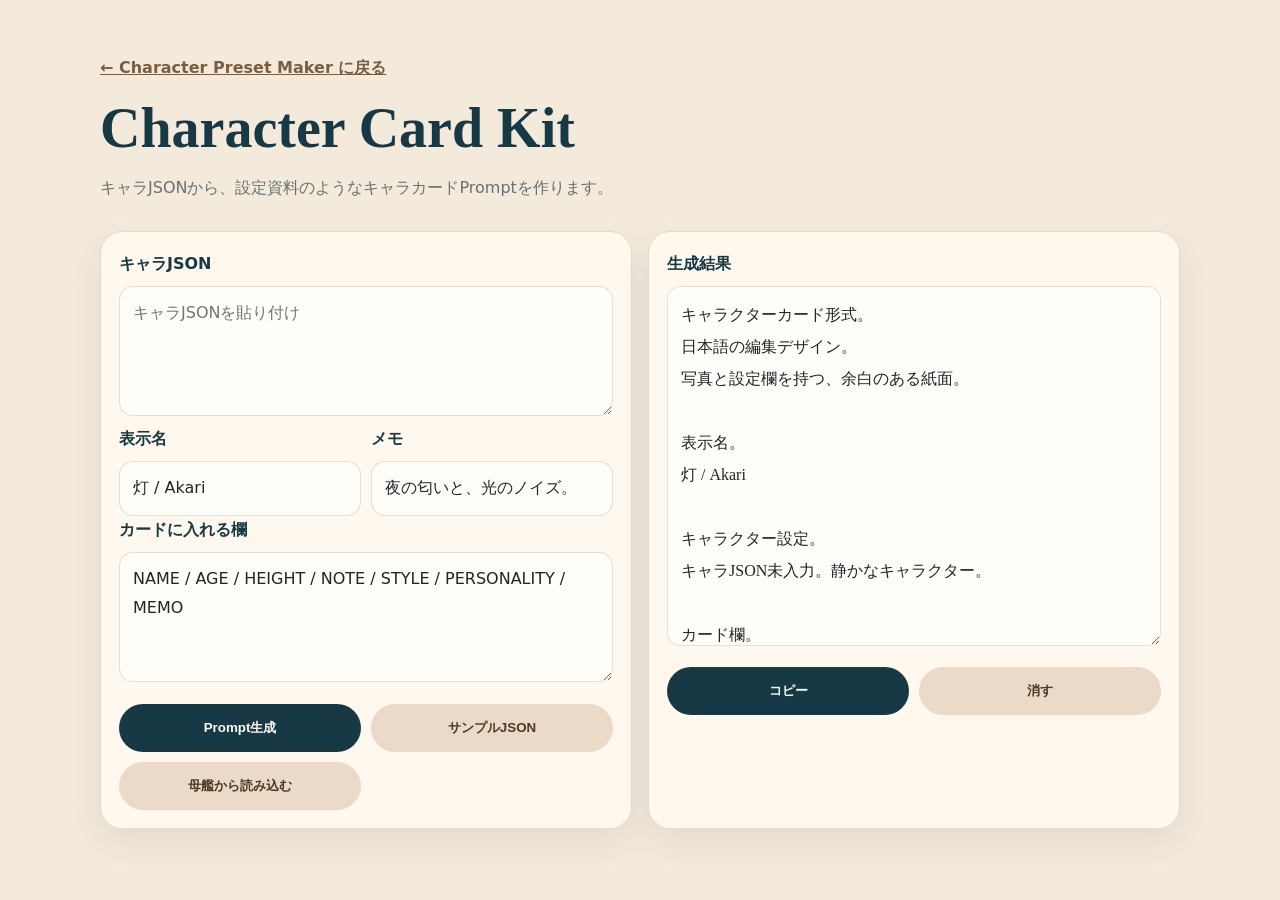
<file: kits/card.html>
<!doctype html>
<html lang="ja">
<head>
  <meta charset="utf-8">
  <meta name="viewport" content="width=device-width, initial-scale=1">
  <title>Character Card Kit</title>
  <style>
    :root{--paper:#f3eadc;--ink:#1f2528;--muted:#667174;--deep:#173946;--line:rgba(67,78,80,.16);--brown:#7a5c3e}*{box-sizing:border-box}body{margin:0;background:var(--paper);color:var(--ink);font-family:system-ui,-apple-system,BlinkMacSystemFont,"Segoe UI",sans-serif;line-height:1.8}main{width:min(100% - 28px,1080px);margin:0 auto;padding:34px 0 56px}header{display:grid;gap:12px;padding:20px 0 28px}h1{margin:0;color:var(--deep);font-family:"Hiragino Mincho ProN","Yu Mincho",serif;font-size:clamp(2rem,8vw,3.5rem);line-height:1.2}p{margin:0;color:var(--muted)}a{color:var(--brown);font-weight:700}.grid{display:grid;gap:16px}.panel{border:1px solid var(--line);border-radius:22px;background:rgba(255,250,242,.88);padding:18px;box-shadow:0 14px 34px rgba(45,55,55,.08)}label{display:block;color:var(--deep);font-weight:800;margin-bottom:7px}textarea,input{width:100%;border:1px solid var(--line);border-radius:14px;background:#fffdf8;color:var(--ink);padding:12px 13px;font:inherit}textarea{min-height:130px;resize:vertical}.output{min-height:360px;font-family:"Hiragino Mincho ProN","Yu Mincho",serif;line-height:2}.row{display:grid;gap:10px;grid-template-columns:1fr}.actions{display:grid;gap:10px;grid-template-columns:1fr 1fr;margin-top:12px}button{min-height:48px;border:0;border-radius:999px;padding:10px 16px;font-weight:800;cursor:pointer}.primary{background:var(--deep);color:#fffaf2}.quiet{background:#eadac7;color:#4f3924}.status{min-height:1.5em;color:var(--brown);font-weight:800;font-size:.9rem}@media(min-width:820px){.grid{grid-template-columns:1fr 1fr}.row{grid-template-columns:1fr 1fr}}
  </style>
</head>
<body>
  <main>
    <header><a href="../index.html">← Character Preset Maker に戻る</a><h1>Character Card Kit</h1><p>キャラJSONから、設定資料のようなキャラカードPromptを作ります。</p></header>
    <div class="grid">
      <section class="panel">
        <label for="jsonInput">キャラJSON</label><textarea id="jsonInput" placeholder="キャラJSONを貼り付け"></textarea>
        <div class="row"><div><label for="name">表示名</label><input id="name" value="灯 / Akari"></div><div><label for="note">メモ</label><input id="note" value="夜の匂いと、光のノイズ。"></div></div>
        <label for="fields">カードに入れる欄</label><textarea id="fields">NAME / AGE / HEIGHT / NOTE / STYLE / PERSONALITY / MEMO</textarea>
        <div class="actions"><button class="primary" id="generate">Prompt生成</button><button class="quiet" id="sample">サンプルJSON</button><button class="quiet" id="loadSaved">母艦から読み込む</button></div>
      </section>
      <section class="panel">
        <label for="output">生成結果</label><textarea class="output" id="output" readonly></textarea>
        <div class="actions"><button class="primary" id="copy">コピー</button><button class="quiet" id="clear">消す</button></div><p class="status" id="status"></p>
      </section>
    </div>
  </main>
  <script>
    const sample={name:"灯 / Akari",visual_lock:{hair:"黒髪、長めの前髪",eyes:"静かな目",outfit:"黒いジャケット、チョーカー、厚底ブーツ"},world:{place:"雨の夜の都市",tone:"静か、観察者、青い光"}};
    const $=id=>document.getElementById(id);function readJson(){try{return JSON.parse($("jsonInput").value||"{}")}catch{return {}}}function compact(o){return JSON.stringify(o,null,2).replace(/[{}"]/g,"").split("\n").map(s=>s.trim()).filter(Boolean).slice(0,24).join("\n")}
    function generate(){const c=readJson();$("output").value=`キャラクターカード形式。\n日本語の編集デザイン。\n写真と設定欄を持つ、余白のある紙面。\n\n表示名。\n${$("name").value}\n\nキャラクター設定。\n${compact(c)||"キャラJSON未入力。静かなキャラクター。"}\n\nカード欄。\n${$("fields").value.trim()}\n\nレイアウト。\n左側に大きなキャラクター写真。\n右側に設定欄。\n下部にディテールカットを3枚。\n細い罫線、薄い紙の質感、落ち着いた余白。\n\nMEMO。\n${$("note").value}`;$("status").textContent=""}
    async function copy(){$("output").select();document.execCommand("copy");$("status").textContent="コピーしました"}
    function loadSaved(){const saved=localStorage.getItem("characterPresetJson");if(saved){$("jsonInput").value=saved;generate();$("status").textContent="母艦のJSONを読み込みました"}else{$("status").textContent="保存されたJSONがありません"}}
    $("generate").onclick=generate;$("copy").onclick=copy;$("clear").onclick=()=>$("output").value="";$("sample").onclick=()=>{$("jsonInput").value=JSON.stringify(sample,null,2);generate()};$("loadSaved").onclick=loadSaved;generate();
  </script>
</body>
</html>
</file>
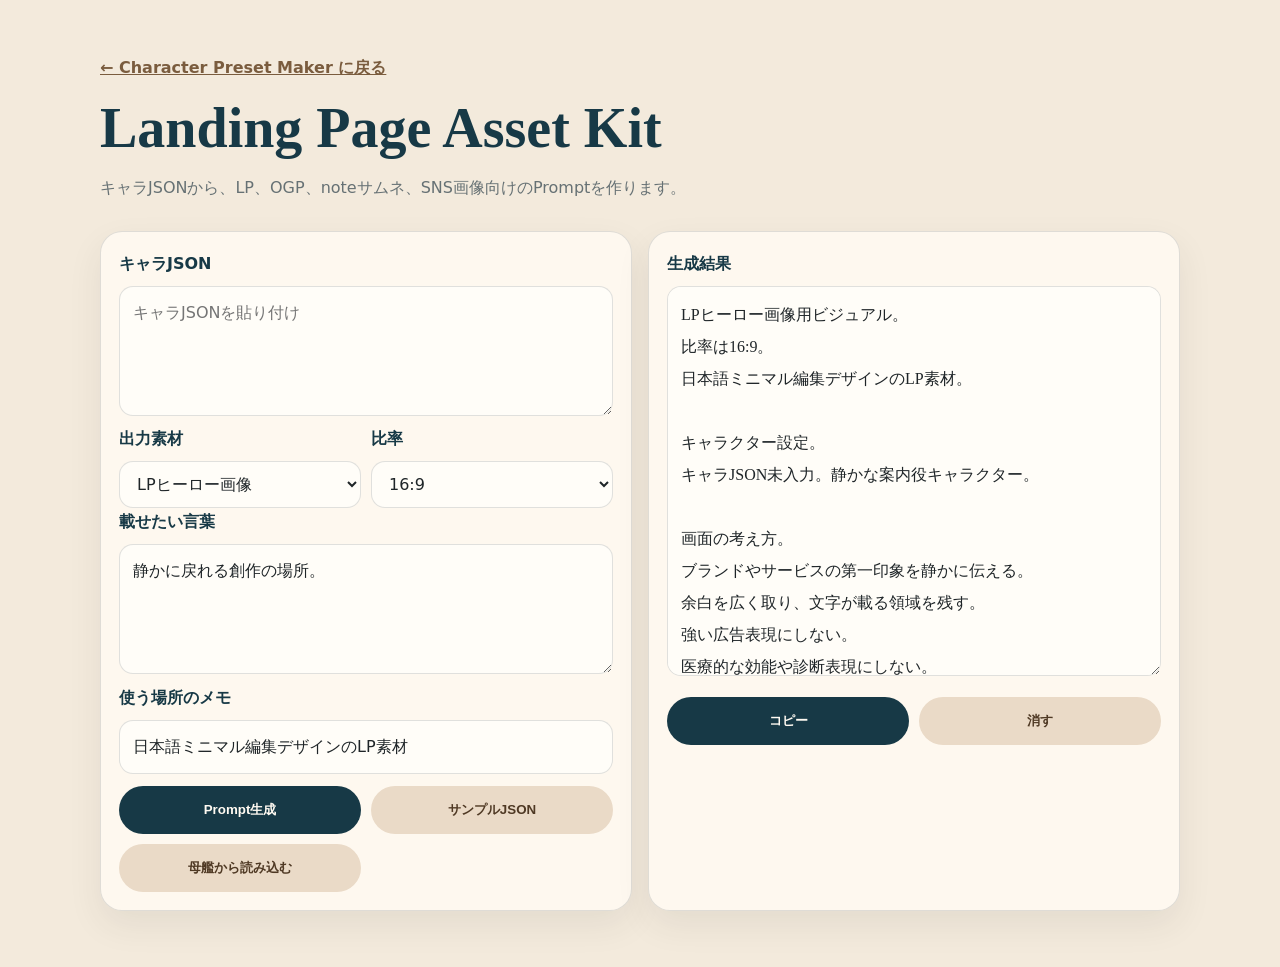
<file: kits/lp-assets.html>
<!doctype html>
<html lang="ja">
<head>
  <meta charset="utf-8">
  <meta name="viewport" content="width=device-width, initial-scale=1">
  <title>Landing Page Asset Kit</title>
  <style>
    :root{--paper:#f3eadc;--ink:#1f2528;--muted:#667174;--deep:#173946;--line:rgba(67,78,80,.16);--brown:#7a5c3e}*{box-sizing:border-box}body{margin:0;background:var(--paper);color:var(--ink);font-family:system-ui,-apple-system,BlinkMacSystemFont,"Segoe UI",sans-serif;line-height:1.8}main{width:min(100% - 28px,1080px);margin:0 auto;padding:34px 0 56px}header{display:grid;gap:12px;padding:20px 0 28px}h1{margin:0;color:var(--deep);font-family:"Hiragino Mincho ProN","Yu Mincho",serif;font-size:clamp(2rem,8vw,3.5rem);line-height:1.2}p{margin:0;color:var(--muted)}a{color:var(--brown);font-weight:700}.grid{display:grid;gap:16px}.panel{border:1px solid var(--line);border-radius:22px;background:rgba(255,250,242,.88);padding:18px;box-shadow:0 14px 34px rgba(45,55,55,.08)}label{display:block;color:var(--deep);font-weight:800;margin-bottom:7px}textarea,input,select{width:100%;border:1px solid var(--line);border-radius:14px;background:#fffdf8;color:var(--ink);padding:12px 13px;font:inherit}textarea{min-height:130px;resize:vertical}.output{min-height:390px;font-family:"Hiragino Mincho ProN","Yu Mincho",serif;line-height:2}.row{display:grid;gap:10px;grid-template-columns:1fr}.actions{display:grid;gap:10px;grid-template-columns:1fr 1fr;margin-top:12px}button{min-height:48px;border:0;border-radius:999px;padding:10px 16px;font-weight:800;cursor:pointer}.primary{background:var(--deep);color:#fffaf2}.quiet{background:#eadac7;color:#4f3924}.status{min-height:1.5em;color:var(--brown);font-weight:800;font-size:.9rem}@media(min-width:820px){.grid{grid-template-columns:1fr 1fr}.row{grid-template-columns:1fr 1fr}}
  </style>
</head>
<body>
  <main>
    <header><a href="../index.html">← Character Preset Maker に戻る</a><h1>Landing Page Asset Kit</h1><p>キャラJSONから、LP、OGP、noteサムネ、SNS画像向けのPromptを作ります。</p></header>
    <div class="grid">
      <section class="panel">
        <label for="jsonInput">キャラJSON</label><textarea id="jsonInput" placeholder="キャラJSONを貼り付け"></textarea>
        <div class="row">
          <div><label for="assetType">出力素材</label><select id="assetType"><option>LPヒーロー画像</option><option>ファーストビュー背景</option><option>セクション背景</option><option>サービス紹介ビジュアル</option><option>キャラクター案内画像</option><option>CTA画像</option><option>OGP画像</option><option>noteサムネイル</option><option>SNS告知画像</option><option>バナー</option></select></div>
          <div><label for="ratio">比率</label><select id="ratio"><option>16:9</option><option>1.91:1</option><option>4:5</option><option>1:1</option><option>9:16</option></select></div>
        </div>
        <label for="message">載せたい言葉</label><textarea id="message">静かに戻れる創作の場所。</textarea>
        <label for="usage">使う場所のメモ</label><input id="usage" value="日本語ミニマル編集デザインのLP素材">
        <div class="actions"><button class="primary" id="generate">Prompt生成</button><button class="quiet" id="sample">サンプルJSON</button><button class="quiet" id="loadSaved">母艦から読み込む</button></div>
      </section>
      <section class="panel">
        <label for="output">生成結果</label><textarea class="output" id="output" readonly></textarea>
        <div class="actions"><button class="primary" id="copy">コピー</button><button class="quiet" id="clear">消す</button></div><p class="status" id="status"></p>
      </section>
    </div>
  </main>
  <script>
    const sample={name:"灯 / Akari",visual_lock:{hair:"黒髪、長めの前髪",eyes:"静かな目",outfit:"黒い雨用ジャケット、チョーカー、厚底ブーツ"},world:{place:"雨の夜の都市",light:"青い都市光",tone:"静かで湿度のある空気"},scene_defaults:{style:"フォトリアル",background:"雨の夜の都市"}};
    const $=id=>document.getElementById(id);function readJson(){try{return JSON.parse($("jsonInput").value||"{}")}catch{return {}}}function compact(o){return JSON.stringify(o,null,2).replace(/[{}"]/g,"").split("\n").map(s=>s.trim()).filter(Boolean).slice(0,24).join("\n")}
    function generate(){const c=readJson();$("output").value=`${$("assetType").value}用ビジュアル。\n比率は${$("ratio").value}。\n${$("usage").value}。\n\nキャラクター設定。\n${compact(c)||"キャラJSON未入力。静かな案内役キャラクター。"}\n\n画面の考え方。\nブランドやサービスの第一印象を静かに伝える。\n余白を広く取り、文字が載る領域を残す。\n強い広告表現にしない。\n医療的な効能や診断表現にしない。\n日本語ミニマル編集デザイン。\n深海のような静けさ、やわらかい光、清潔な情報整理。\n\n入れる言葉。\n${$("message").value.trim()}\n\n仕上げ。\nキャラクターは主張しすぎず、世界観の案内役として配置する。\n背景は暗く潰しすぎず、SNSやLPで文字が読みやすい明度を残す。`;$("status").textContent=""}
    async function copy(){$("output").select();document.execCommand("copy");$("status").textContent="コピーしました"}
    function loadSaved(){const saved=localStorage.getItem("characterPresetJson");if(saved){$("jsonInput").value=saved;generate();$("status").textContent="母艦のJSONを読み込みました"}else{$("status").textContent="保存されたJSONがありません"}}
    $("generate").onclick=generate;$("copy").onclick=copy;$("clear").onclick=()=>$("output").value="";$("sample").onclick=()=>{$("jsonInput").value=JSON.stringify(sample,null,2);generate()};$("loadSaved").onclick=loadSaved;generate();
  </script>
</body>
</html>
</file>
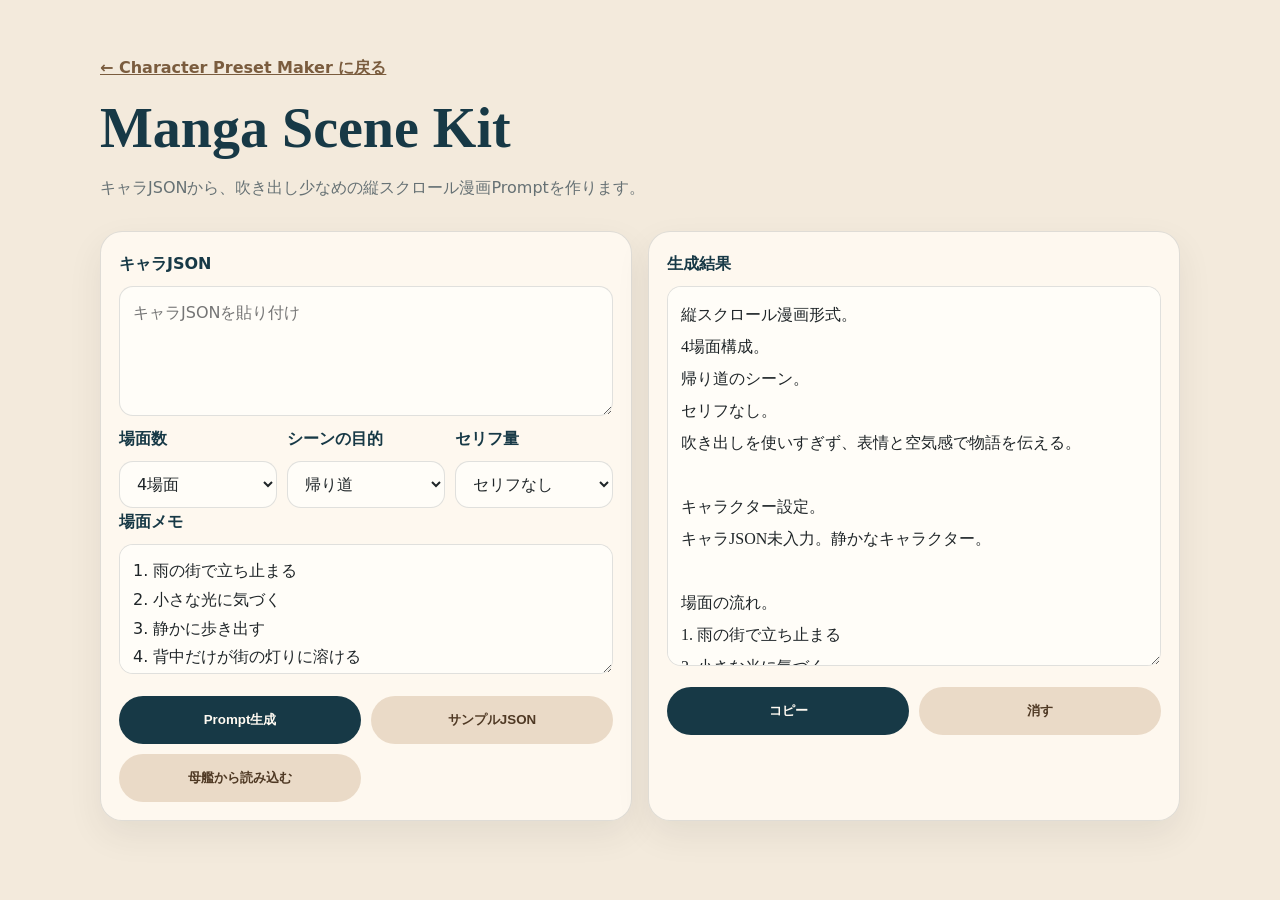
<file: kits/manga.html>
<!doctype html>
<html lang="ja">
<head>
  <meta charset="utf-8">
  <meta name="viewport" content="width=device-width, initial-scale=1">
  <title>Manga Scene Kit</title>
  <style>
    :root { --paper:#f3eadc; --card:#fffaf2; --ink:#1f2528; --muted:#667174; --deep:#173946; --line:rgba(67,78,80,.16); --brown:#7a5c3e; }
    *{box-sizing:border-box} body{margin:0;background:var(--paper);color:var(--ink);font-family:system-ui,-apple-system,BlinkMacSystemFont,"Segoe UI",sans-serif;line-height:1.8} main{width:min(100% - 28px,1080px);margin:0 auto;padding:34px 0 56px} header{display:grid;gap:12px;padding:20px 0 28px} h1{margin:0;color:var(--deep);font-family:"Hiragino Mincho ProN","Yu Mincho",serif;font-size:clamp(2rem,8vw,3.5rem);line-height:1.2} p{margin:0;color:var(--muted)} a{color:var(--brown);font-weight:700}.grid{display:grid;gap:16px}.panel{border:1px solid var(--line);border-radius:22px;background:rgba(255,250,242,.88);padding:18px;box-shadow:0 14px 34px rgba(45,55,55,.08)} label{display:block;color:var(--deep);font-weight:800;margin-bottom:7px} textarea,input,select{width:100%;border:1px solid var(--line);border-radius:14px;background:#fffdf8;color:var(--ink);padding:12px 13px;font:inherit} textarea{min-height:130px;resize:vertical}.output{min-height:380px;font-family:"Hiragino Mincho ProN","Yu Mincho",serif;line-height:2}.row{display:grid;gap:10px;grid-template-columns:1fr}.actions{display:grid;gap:10px;grid-template-columns:1fr 1fr;margin-top:12px}button{min-height:48px;border:0;border-radius:999px;padding:10px 16px;font-weight:800;cursor:pointer}.primary{background:var(--deep);color:#fffaf2}.quiet{background:#eadac7;color:#4f3924}.status{min-height:1.5em;color:var(--brown);font-weight:800;font-size:.9rem}@media(min-width:820px){.grid{grid-template-columns:1fr 1fr}.row{grid-template-columns:1fr 1fr 1fr}}
  </style>
</head>
<body>
  <main>
    <header><a href="../index.html">← Character Preset Maker に戻る</a><h1>Manga Scene Kit</h1><p>キャラJSONから、吹き出し少なめの縦スクロール漫画Promptを作ります。</p></header>
    <div class="grid">
      <section class="panel">
        <label for="jsonInput">キャラJSON</label><textarea id="jsonInput" placeholder="キャラJSONを貼り付け"></textarea>
        <div class="row">
          <div><label for="sceneCount">場面数</label><select id="sceneCount"><option>4場面</option><option>5場面</option><option>6場面</option></select></div>
          <div><label for="purpose">シーンの目的</label><select id="purpose"><option>帰り道</option><option>出会い</option><option>発見</option><option>沈黙</option><option>別れ</option></select></div>
          <div><label for="dialogue">セリフ量</label><select id="dialogue"><option>セリフなし</option><option>一言だけ</option><option>少なめ</option><option>モノローグ中心</option></select></div>
        </div>
        <label for="beats">場面メモ</label><textarea id="beats">1. 雨の街で立ち止まる
2. 小さな光に気づく
3. 静かに歩き出す
4. 背中だけが街の灯りに溶ける</textarea>
        <div class="actions"><button class="primary" id="generate">Prompt生成</button><button class="quiet" id="sample">サンプルJSON</button><button class="quiet" id="loadSaved">母艦から読み込む</button></div>
      </section>
      <section class="panel">
        <label for="output">生成結果</label><textarea class="output" id="output" readonly></textarea>
        <div class="actions"><button class="primary" id="copy">コピー</button><button class="quiet" id="clear">消す</button></div><p class="status" id="status"></p>
      </section>
    </div>
  </main>
  <script>
    const sample={name:"灯 / Akari",visual_lock:{hair:"黒髪、ぱっつん寄りの前髪",eyes:"静かな目",outfit:"黒い雨用ジャケット、チョーカー、厚底ブーツ"},world:{place:"雨の夜のサイバー都市",tone:"静かで湿度のある夜"}};
    const $=id=>document.getElementById(id); function readJson(){try{return JSON.parse($("jsonInput").value||"{}")}catch{return {}}} function compact(o){return JSON.stringify(o,null,2).replace(/[{}"]/g,"").split("\n").map(s=>s.trim()).filter(Boolean).slice(0,22).join("\n")}
    function generate(){const c=readJson();$("output").value=`縦スクロール漫画形式。\n${$("sceneCount").value}構成。\n${$("purpose").value}のシーン。\n${$("dialogue").value}。\n吹き出しを使いすぎず、表情と空気感で物語を伝える。\n\nキャラクター設定。\n${compact(c)||"キャラJSON未入力。静かなキャラクター。"}\n\n場面の流れ。\n${$("beats").value.trim()}\n\n全体の空気。\n静かな余白。\n雨、光、視線、背中で感情を見せる。\n日本語の短い詩を必要な場面だけに添える。`; $("status").textContent=""}
    async function copy(){ $("output").select(); document.execCommand("copy"); $("status").textContent="コピーしました"; }
    function loadSaved(){const saved=localStorage.getItem("characterPresetJson");if(saved){$("jsonInput").value=saved;generate();$("status").textContent="母艦のJSONを読み込みました"}else{$("status").textContent="保存されたJSONがありません"}}
    $("generate").onclick=generate; $("copy").onclick=copy; $("clear").onclick=()=>$("output").value=""; $("sample").onclick=()=>{$("jsonInput").value=JSON.stringify(sample,null,2);generate()}; $("loadSaved").onclick=loadSaved; generate();
  </script>
</body>
</html>
</file>
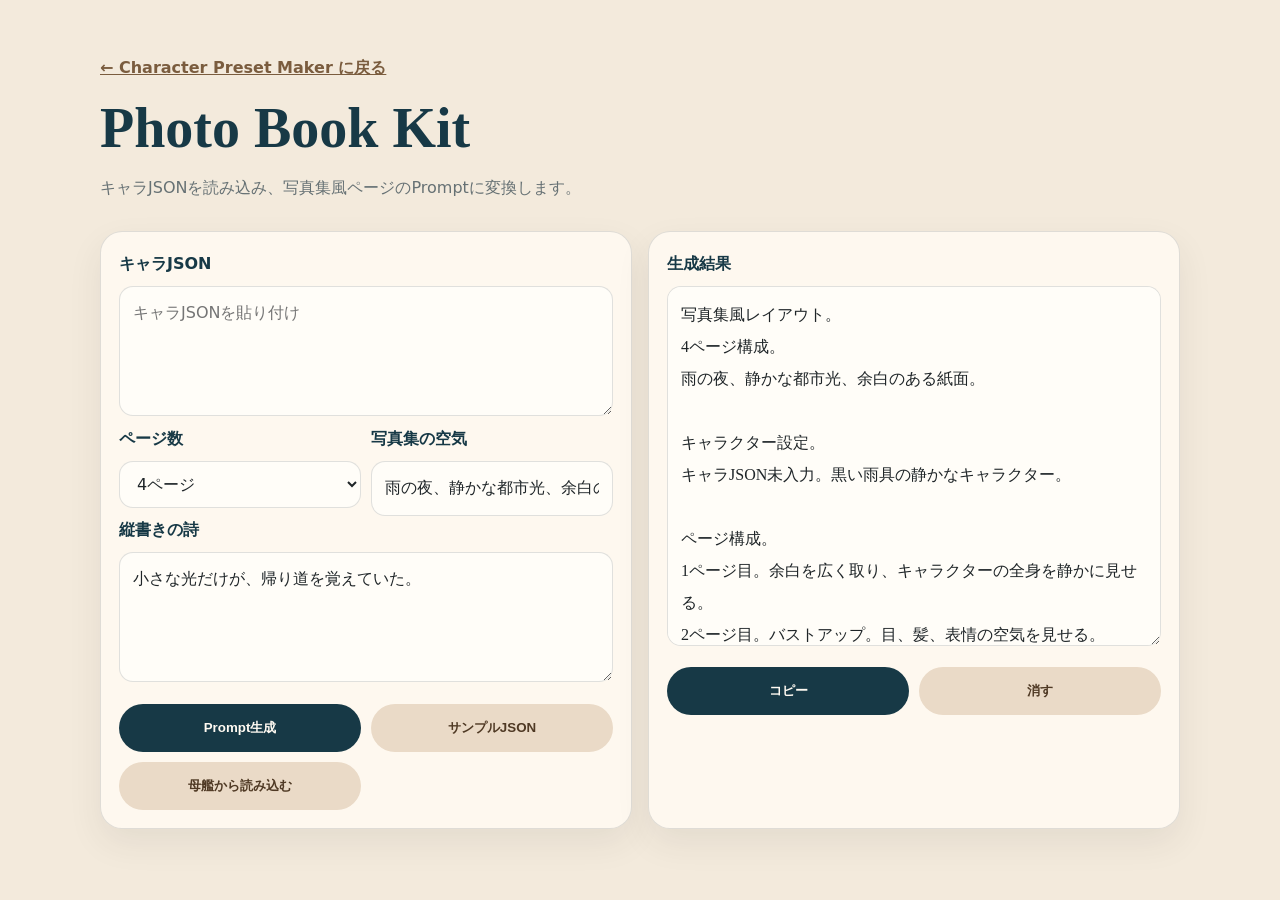
<file: kits/photobook.html>
<!doctype html>
<html lang="ja">
<head>
  <meta charset="utf-8">
  <meta name="viewport" content="width=device-width, initial-scale=1">
  <title>Photo Book Kit</title>
  <style>
    :root { --paper:#f3eadc; --card:#fffaf2; --ink:#1f2528; --muted:#667174; --deep:#173946; --line:rgba(67,78,80,.16); --brown:#7a5c3e; }
    * { box-sizing: border-box; }
    body { margin:0; background:var(--paper); color:var(--ink); font-family:system-ui,-apple-system,BlinkMacSystemFont,"Segoe UI",sans-serif; line-height:1.8; }
    main { width:min(100% - 28px, 1080px); margin:0 auto; padding:34px 0 56px; }
    header { display:grid; gap:12px; padding:20px 0 28px; }
    h1 { margin:0; color:var(--deep); font-family:"Hiragino Mincho ProN","Yu Mincho",serif; font-size:clamp(2rem,8vw,3.5rem); line-height:1.2; }
    p { margin:0; color:var(--muted); }
    a { color:var(--brown); font-weight:700; }
    .grid { display:grid; gap:16px; }
    .panel { border:1px solid var(--line); border-radius:22px; background:rgba(255,250,242,.88); padding:18px; box-shadow:0 14px 34px rgba(45,55,55,.08); }
    label { display:block; color:var(--deep); font-weight:800; margin-bottom:7px; }
    textarea,input,select { width:100%; border:1px solid var(--line); border-radius:14px; background:#fffdf8; color:var(--ink); padding:12px 13px; font:inherit; }
    textarea { min-height:130px; resize:vertical; }
    .output { min-height:360px; font-family:"Hiragino Mincho ProN","Yu Mincho",serif; line-height:2; }
    .row { display:grid; gap:10px; grid-template-columns:1fr; }
    .actions { display:grid; gap:10px; grid-template-columns:1fr 1fr; margin-top:12px; }
    button { min-height:48px; border:0; border-radius:999px; padding:10px 16px; font-weight:800; cursor:pointer; }
    .primary { background:var(--deep); color:#fffaf2; }
    .quiet { background:#eadac7; color:#4f3924; }
    .status { min-height:1.5em; color:var(--brown); font-weight:800; font-size:.9rem; }
    @media (min-width:820px) { .grid { grid-template-columns:1fr 1fr; } .row { grid-template-columns:1fr 1fr; } }
  </style>
</head>
<body>
  <main>
    <header>
      <a href="../index.html">← Character Preset Maker に戻る</a>
      <h1>Photo Book Kit</h1>
      <p>キャラJSONを読み込み、写真集風ページのPromptに変換します。</p>
    </header>
    <div class="grid">
      <section class="panel">
        <label for="jsonInput">キャラJSON</label>
        <textarea id="jsonInput" placeholder="キャラJSONを貼り付け"></textarea>
        <div class="row">
          <div><label for="pageCount">ページ数</label><select id="pageCount"><option>4ページ</option><option>6ページ</option><option>8ページ</option></select></div>
          <div><label for="tone">写真集の空気</label><input id="tone" value="雨の夜、静かな都市光、余白のある紙面"></div>
        </div>
        <label for="poem">縦書きの詩</label>
        <textarea id="poem">小さな光だけが、帰り道を覚えていた。</textarea>
        <div class="actions">
          <button class="primary" id="generate">Prompt生成</button>
          <button class="quiet" id="sample">サンプルJSON</button>
          <button class="quiet" id="loadSaved">母艦から読み込む</button>
        </div>
      </section>
      <section class="panel">
        <label for="output">生成結果</label>
        <textarea class="output" id="output" readonly></textarea>
        <div class="actions">
          <button class="primary" id="copy">コピー</button>
          <button class="quiet" id="clear">消す</button>
        </div>
        <p class="status" id="status"></p>
      </section>
    </div>
  </main>
  <script>
    const sample = { name:"灯 / Akari", visual_lock:{ hair:"黒髪、長めの前髪", eyes:"静かな目、暗い瞳", outfit:"黒いオーバーサイズの雨用ジャケット、チョーカー、厚底ブーツ" }, world:{ place:"雨の夜のサイバー都市", light:"青い都市光、濡れた路面反射", tone:"暗く静か、湿度のある映画的な空気" } };
    const $ = (id) => document.getElementById(id);
    function readJson(){ try { return JSON.parse($("jsonInput").value || "{}"); } catch { return {}; } }
    function compact(obj){ return JSON.stringify(obj, null, 2).replace(/[{}"]/g,"").split("\n").map(s=>s.trim()).filter(Boolean).slice(0,22).join("\n"); }
    function generate(){
      const c = readJson();
      $("output").value = `写真集風レイアウト。\n${$("pageCount").value}構成。\n${$("tone").value}。\n\nキャラクター設定。\n${compact(c) || "キャラJSON未入力。黒い雨具の静かなキャラクター。"}\n\nページ構成。\n1ページ目。余白を広く取り、キャラクターの全身を静かに見せる。\n2ページ目。バストアップ。目、髪、表情の空気を見せる。\n3ページ目。衣装、手元、靴、アクセサリーのディテールカット。\n4ページ目。背面または歩き去る構図。物語の余韻を残す。\n\n紙面。\n日本語の縦書き詩を細く配置。\n写真と余白を大切にした静かな編集デザイン。\n\n『${$("poem").value.trim()}』`;
      $("status").textContent = "";
    }
    async function copy(){ $("output").select(); document.execCommand("copy"); $("status").textContent = "コピーしました"; }
    function loadSaved(){ const saved = localStorage.getItem("characterPresetJson"); if(saved){ $("jsonInput").value = saved; generate(); $("status").textContent = "母艦のJSONを読み込みました"; } else { $("status").textContent = "保存されたJSONがありません"; } }
    $("generate").onclick = generate; $("copy").onclick = copy; $("clear").onclick = () => $("output").value = ""; $("sample").onclick = () => { $("jsonInput").value = JSON.stringify(sample,null,2); generate(); }; $("loadSaved").onclick = loadSaved;
    generate();
  </script>
</body>
</html>
</file>
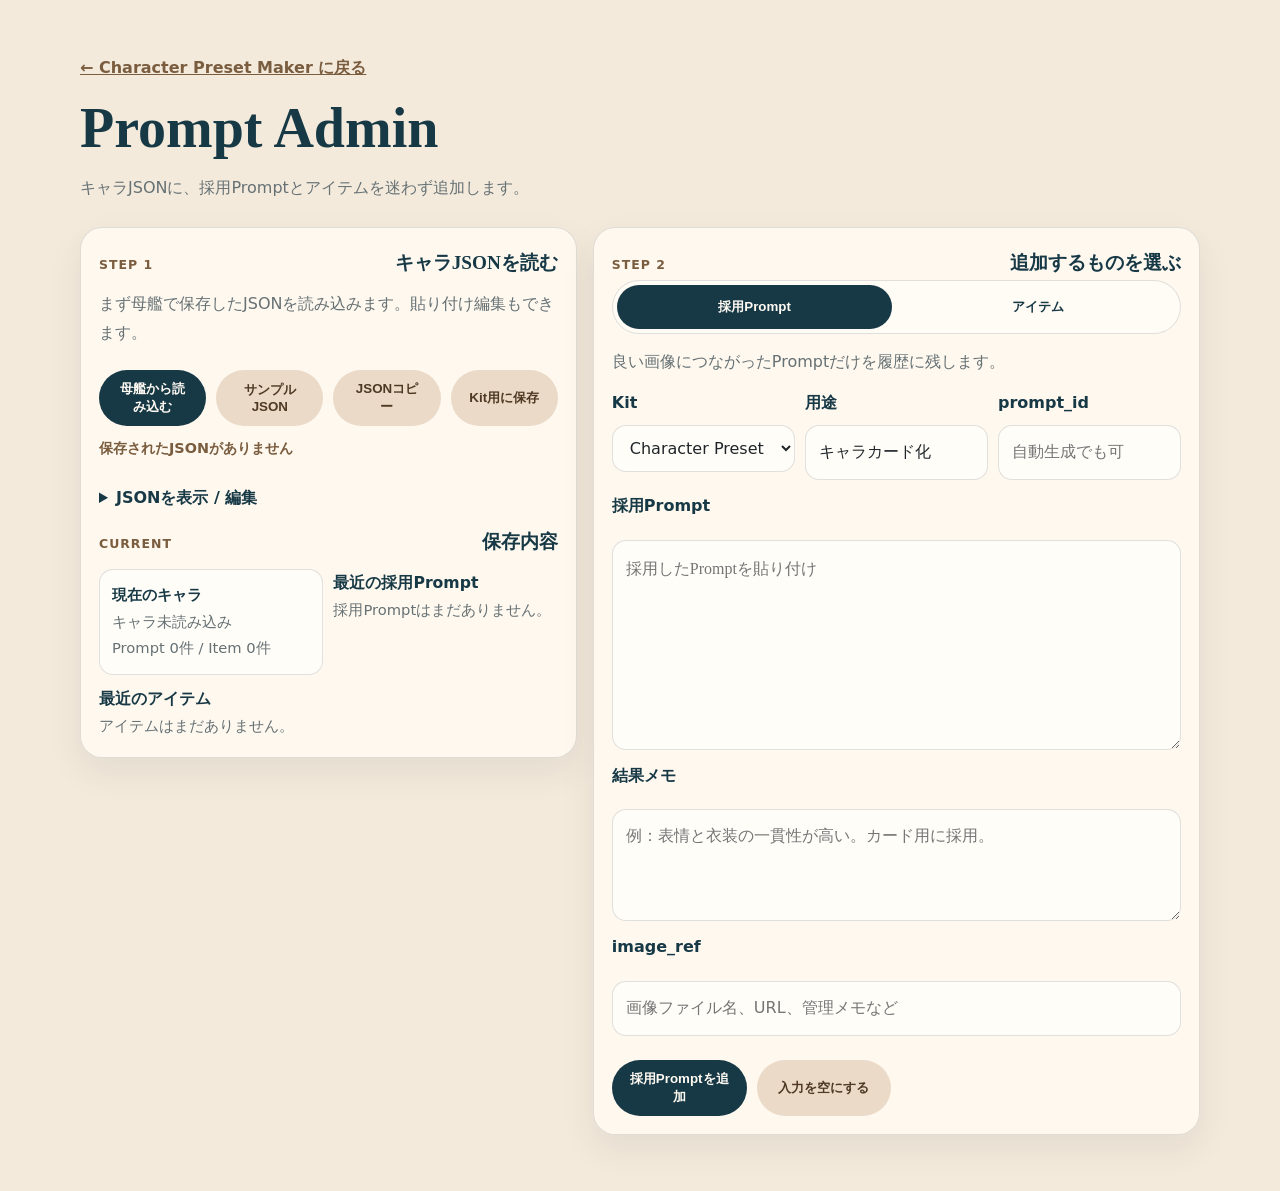
<file: kits/prompt-admin.html>
<!doctype html>
<html lang="ja">
<head>
  <meta charset="utf-8">
  <meta name="viewport" content="width=device-width, initial-scale=1">
  <title>Prompt Admin</title>
  <style>
    :root {
      --paper: #f3eadc;
      --ink: #1f2528;
      --muted: #667174;
      --deep: #173946;
      --line: rgba(67, 78, 80, .16);
      --brown: #7a5c3e;
      --soft: #fffaf2;
      --quiet: #eadac7;
    }
    * { box-sizing: border-box; }
    body { margin: 0; background: var(--paper); color: var(--ink); font-family: system-ui, -apple-system, BlinkMacSystemFont, "Segoe UI", sans-serif; line-height: 1.8; }
    main { width: min(100% - 28px, 1120px); margin: 0 auto; padding: 34px 0 56px; }
    header { display: grid; gap: 12px; padding: 20px 0 24px; }
    h1 { margin: 0; color: var(--deep); font-family: "Hiragino Mincho ProN", "Yu Mincho", serif; font-size: clamp(2rem, 8vw, 3.5rem); line-height: 1.2; }
    h2 { margin: 0; color: var(--deep); font-family: "Hiragino Mincho ProN", "Yu Mincho", serif; font-size: 1.2rem; font-weight: 600; }
    h3 { margin: 0; color: var(--deep); font-size: .98rem; }
    p { margin: 0; color: var(--muted); }
    a { color: var(--brown); font-weight: 700; }
    label { display: block; color: var(--deep); font-weight: 800; margin-bottom: 7px; }
    textarea, input, select { width: 100%; border: 1px solid var(--line); border-radius: 14px; background: #fffdf8; color: var(--ink); padding: 12px 13px; font: inherit; }
    textarea { min-height: 112px; resize: vertical; }
    button { min-height: 48px; border: 0; border-radius: 999px; padding: 10px 16px; font-weight: 800; cursor: pointer; }
    .primary { background: var(--deep); color: #fffaf2; }
    .quiet { background: var(--quiet); color: #4f3924; }
    .panel { border: 1px solid var(--line); border-radius: 22px; background: rgba(255, 250, 242, .88); padding: 18px; box-shadow: 0 14px 34px rgba(45, 55, 55, .08); }
    .workspace { display: grid; gap: 16px; }
    .step-grid { display: grid; gap: 12px; }
    .step { display: grid; gap: 10px; }
    .step-head { display: flex; align-items: baseline; justify-content: space-between; gap: 12px; }
    .step-num { color: var(--brown); font-size: .78rem; font-weight: 800; letter-spacing: .08em; text-transform: uppercase; }
    .actions { display: grid; gap: 10px; grid-template-columns: 1fr 1fr; margin-top: 12px; }
    .row { display: grid; gap: 10px; grid-template-columns: 1fr; }
    .tabs { display: grid; gap: 8px; grid-template-columns: 1fr 1fr; padding: 4px; border: 1px solid var(--line); border-radius: 999px; background: rgba(255, 253, 248, .7); }
    .tab { min-height: 44px; background: transparent; color: var(--deep); }
    .tab.is-active { background: var(--deep); color: #fffaf2; }
    .mode-panel { display: none; margin-top: 14px; }
    .mode-panel.is-active { display: grid; gap: 12px; }
    .prompt { min-height: 210px; font-family: "Hiragino Mincho ProN", "Yu Mincho", serif; line-height: 2; }
    .json-wrap { margin-top: 12px; }
    .json { min-height: 220px; font-family: ui-monospace, SFMono-Regular, Consolas, "Liberation Mono", monospace; font-size: .88rem; line-height: 1.7; }
    details.json-details { margin-top: 12px; }
    details.json-details summary { color: var(--deep); cursor: pointer; font-weight: 800; }
    .status { min-height: 1.5em; color: var(--brown); font-weight: 800; font-size: .9rem; }
    .summary-grid { display: grid; gap: 10px; }
    .item { border: 1px solid var(--line); border-radius: 14px; background: #fffdf8; padding: 12px; color: var(--muted); font-size: .92rem; }
    .item strong { display: block; color: var(--deep); }
    .empty { color: var(--muted); font-size: .92rem; }
    @media (min-width: 880px) {
      .workspace { grid-template-columns: minmax(0, .9fr) minmax(420px, 1.1fr); align-items: start; }
      .row { grid-template-columns: 1fr 1fr 1fr; }
      .actions { grid-template-columns: repeat(4, 1fr); }
      .summary-grid { grid-template-columns: 1fr 1fr; }
    }
  </style>
</head>
<body>
  <main>
    <header>
      <a href="../index.html">← Character Preset Maker に戻る</a>
      <h1>Prompt Admin</h1>
      <p>キャラJSONに、採用Promptとアイテムを迷わず追加します。</p>
    </header>

    <div class="workspace">
      <section class="panel step-grid" aria-label="JSONの読み込みと保存">
        <div class="step">
          <div class="step-head">
            <span class="step-num">Step 1</span>
            <h2>キャラJSONを読む</h2>
          </div>
          <p>まず母艦で保存したJSONを読み込みます。貼り付け編集もできます。</p>
          <div class="actions">
            <button class="primary" id="loadSaved">母艦から読み込む</button>
            <button class="quiet" id="sample">サンプルJSON</button>
            <button class="quiet" id="copyJson">JSONコピー</button>
            <button class="quiet" id="saveJson">Kit用に保存</button>
          </div>
          <p class="status" id="status" aria-live="polite"></p>
          <details class="json-details">
            <summary>JSONを表示 / 編集</summary>
            <div class="json-wrap">
              <label for="jsonInput">キャラJSON</label>
              <textarea class="json" id="jsonInput" placeholder="キャラJSONを貼り付け"></textarea>
            </div>
          </details>
        </div>

        <div class="step">
          <div class="step-head">
            <span class="step-num">Current</span>
            <h2>保存内容</h2>
          </div>
          <div class="summary-grid" id="summary"></div>
        </div>
      </section>

      <section class="panel" aria-label="追加フォーム">
        <div class="step-head">
          <span class="step-num">Step 2</span>
          <h2>追加するものを選ぶ</h2>
        </div>
        <div class="tabs" role="tablist" aria-label="追加する内容">
          <button class="tab is-active" type="button" id="promptTab" data-mode="prompt" role="tab" aria-selected="true" aria-controls="promptPanel">採用Prompt</button>
          <button class="tab" type="button" id="itemTab" data-mode="item" role="tab" aria-selected="false" aria-controls="itemPanel">アイテム</button>
        </div>

        <section class="mode-panel is-active" id="promptPanel" role="tabpanel" aria-labelledby="promptTab">
          <p>良い画像につながったPromptだけを履歴に残します。</p>
          <div class="row">
            <div><label for="kit">Kit</label><select id="kit"><option>Character Preset Maker</option><option>Photo Book Kit</option><option>Manga Scene Kit</option><option>Character Card Kit</option><option>Three View Kit</option><option>Landing Page Asset Kit</option></select></div>
            <div><label for="outputType">用途</label><input id="outputType" value="キャラカード化"></div>
            <div><label for="promptId">prompt_id</label><input id="promptId" placeholder="自動生成でも可"></div>
          </div>
          <label for="prompt">採用Prompt</label><textarea class="prompt" id="prompt" placeholder="採用したPromptを貼り付け"></textarea>
          <label for="resultNote">結果メモ</label><textarea id="resultNote" placeholder="例：表情と衣装の一貫性が高い。カード用に採用。"></textarea>
          <label for="imageRef">image_ref</label><input id="imageRef" placeholder="画像ファイル名、URL、管理メモなど">
          <div class="actions"><button class="primary" id="addPrompt">採用Promptを追加</button><button class="quiet" id="clearForm">入力を空にする</button></div>
        </section>

        <section class="mode-panel" id="itemPanel" role="tabpanel" aria-labelledby="itemTab">
          <p>小物、衣装パーツ、背景アイテムなど、キャラの一貫性を支えるものを残します。</p>
          <div class="row">
            <div><label for="itemName">アイテム名</label><input id="itemName" placeholder="例：黒いチョーカー"></div>
            <div><label for="itemCategory">カテゴリ</label><select id="itemCategory"><option>accessory</option><option>outfit_part</option><option>prop</option><option>background_item</option><option>symbol</option><option>vehicle</option><option>other</option></select></div>
            <div><label for="itemId">item_id</label><input id="itemId" placeholder="自動生成でも可"></div>
          </div>
          <label for="itemVisual">見た目の固定メモ</label><textarea id="itemVisual" placeholder="例：細い黒革、中央に小さな銀色の金具、首元にぴったり沿う。"></textarea>
          <label for="itemUsage">使い方メモ</label><textarea id="itemUsage" placeholder="例：キャラカードと三面図では必ず表示。写真集ではディテールカットに使う。"></textarea>
          <label for="itemPromptNote">Prompt用メモ</label><textarea id="itemPromptNote" placeholder="例：quiet black leather choker with a small silver clasp, understated design"></textarea>
          <div class="row">
            <div><label for="itemAvoid">避ける表現</label><input id="itemAvoid" placeholder="例：派手な宝石、大きな装飾"></div>
            <div><label for="itemImageRef">image_ref</label><input id="itemImageRef" placeholder="画像ファイル名、URL、管理メモなど"></div>
            <div><label for="itemNote">notes</label><input id="itemNote" placeholder="運用メモ"></div>
          </div>
          <div class="actions"><button class="primary" id="addItem">アイテムを追加</button><button class="quiet" id="clearItemForm">アイテム入力を空にする</button></div>
        </section>
      </section>
    </div>
  </main>

  <script>
    const sample = { character_id: "akari_0020_cyber", name: "灯 / Akari", version: "1.0.0", visual_lock: { proportion: "7頭身", hair: "黒髪、長めの前髪", eyes: "静かな目", expression: "無口で静かな表情", accessories: "黒いチョーカー", outfit: "黒い雨用ジャケット" }, personality: ["静かな性格"], world: { place: "雨の夜の都市", light: "青い都市光", tone: "暗く静か" }, scene_defaults: { background: "雨の夜の街", lighting: "青い都市光", framing: "全身", style: "フォトリアル", output_type: "1枚絵" }, poem_seeds: ["小さな光だけが、帰り道を覚えていた。"], avoid: ["品質呪文", "過剰な装飾"], notes: "", items: [], adopted_prompts: [] };
    const $ = (id) => document.getElementById(id);
    function today() { return new Date().toISOString().slice(0, 10); }
    function readJson() { try { return JSON.parse($("jsonInput").value || "{}"); } catch { $("status").textContent = "JSONを読み取れませんでした"; return null; } }
    function writeJson(data) { $("jsonInput").value = JSON.stringify(data, null, 2); renderSummary(data); }
    function slug(text) { return String(text || "prompt").trim().toLowerCase().replace(/[^\w\s-]/g, "").replace(/\s+/g, "_").replace(/_+/g, "_") || "prompt"; }
    function makePromptId(data) { const base = slug(data.character_id || data.name || "character"); const kit = slug($("kit").value).replace(/_kit$/, ""); const next = String(((data.adopted_prompts || []).length) + 1).padStart(3, "0"); return `${base}_${kit}_${next}`; }
    function makeItemId(data) { const base = slug(data.character_id || data.name || "character"); const name = slug($("itemName").value || "item"); const next = String(((data.items || []).length) + 1).padStart(3, "0"); return `${base}_${name}_${next}`; }
    function splitList(text) { return String(text || "").split(/、|,/).map((item) => item.trim()).filter(Boolean); }
    function card(title, body) { return `<div class="item"><strong>${title}</strong>${body}</div>`; }
    function renderSummary(data = readJson()) {
      const prompts = data && Array.isArray(data.adopted_prompts) ? data.adopted_prompts : [];
      const items = data && Array.isArray(data.items) ? data.items : [];
      const characterName = data && data.name ? data.name : "キャラ未読み込み";
      const promptList = prompts.length ? prompts.slice().reverse().slice(0, 3).map((item) => card(`${item.prompt_id || "prompt"} / ${item.kit || ""}`, `${item.date || ""} / ${item.output_type || ""}<br>${item.result_note || ""}`)).join("") : '<p class="empty">採用Promptはまだありません。</p>';
      const itemList = items.length ? items.slice().reverse().slice(0, 3).map((item) => card(`${item.item_id || "item"} / ${item.name || ""}`, `${item.category || ""}<br>${item.visual_note || ""}`)).join("") : '<p class="empty">アイテムはまだありません。</p>';
      $("summary").innerHTML = `
        ${card("現在のキャラ", `${characterName}<br>Prompt ${prompts.length}件 / Item ${items.length}件`)}
        <div><h3>最近の採用Prompt</h3>${promptList}</div>
        <div><h3>最近のアイテム</h3>${itemList}</div>
      `;
    }
    function addPrompt() {
      const data = readJson();
      if (!data) return;
      const prompt = $("prompt").value.trim();
      if (!prompt) { $("status").textContent = "採用Promptを入力してください"; return; }
      if (!Array.isArray(data.adopted_prompts)) data.adopted_prompts = [];
      data.adopted_prompts.push({ prompt_id: $("promptId").value.trim() || makePromptId(data), date: today(), kit: $("kit").value, output_type: $("outputType").value.trim(), prompt, result_note: $("resultNote").value.trim(), image_ref: $("imageRef").value.trim() });
      writeJson(data);
      $("status").textContent = "採用Promptを追加しました。最後に保存してください。";
    }
    function addItem() {
      const data = readJson();
      if (!data) return;
      const name = $("itemName").value.trim();
      if (!name) { $("status").textContent = "アイテム名を入力してください"; return; }
      if (!Array.isArray(data.items)) data.items = [];
      data.items.push({ item_id: $("itemId").value.trim() || makeItemId(data), name, category: $("itemCategory").value, visual_note: $("itemVisual").value.trim(), usage_note: $("itemUsage").value.trim(), prompt_note: $("itemPromptNote").value.trim(), avoid: splitList($("itemAvoid").value), image_ref: $("itemImageRef").value.trim(), notes: $("itemNote").value.trim() });
      writeJson(data);
      $("status").textContent = "アイテムを追加しました。最後に保存してください。";
    }
    async function copyJson() {
      const text = $("jsonInput").value.trim();
      if (!text) { $("status").textContent = "コピーするJSONがありません"; return; }
      try { await navigator.clipboard.writeText(text); $("status").textContent = "JSONをコピーしました"; } catch { $("jsonInput").select(); document.execCommand("copy"); $("status").textContent = "JSONをコピーしました"; }
    }
    function saveJson() { const text = $("jsonInput").value.trim(); if (!text) { $("status").textContent = "保存するJSONがありません"; return; } localStorage.setItem("characterPresetJson", text); $("status").textContent = "Kit用に保存しました"; }
    function loadSaved() { const saved = localStorage.getItem("characterPresetJson"); if (saved) { $("jsonInput").value = saved; renderSummary(); $("status").textContent = "母艦のJSONを読み込みました"; } else { $("status").textContent = "保存されたJSONがありません"; renderSummary({}); } }
    function setMode(mode) {
      document.querySelectorAll(".tab").forEach((button) => {
        const active = button.dataset.mode === mode;
        button.classList.toggle("is-active", active);
        button.setAttribute("aria-selected", active ? "true" : "false");
      });
      $("promptPanel").classList.toggle("is-active", mode === "prompt");
      $("itemPanel").classList.toggle("is-active", mode === "item");
    }
    document.querySelectorAll(".tab").forEach((button) => button.addEventListener("click", () => setMode(button.dataset.mode)));
    $("loadSaved").onclick = loadSaved;
    $("sample").onclick = () => { writeJson(sample); $("status").textContent = "サンプルJSONを読み込みました"; };
    $("copyJson").onclick = copyJson;
    $("saveJson").onclick = saveJson;
    $("addPrompt").onclick = addPrompt;
    $("addItem").onclick = addItem;
    $("clearForm").onclick = () => { ["promptId", "prompt", "resultNote", "imageRef"].forEach((id) => $(id).value = ""); $("status").textContent = ""; };
    $("clearItemForm").onclick = () => { ["itemName", "itemId", "itemVisual", "itemUsage", "itemPromptNote", "itemAvoid", "itemImageRef", "itemNote"].forEach((id) => $(id).value = ""); $("status").textContent = ""; };
    $("jsonInput").addEventListener("input", () => renderSummary());
    loadSaved();
  </script>
</body>
</html>
</file>
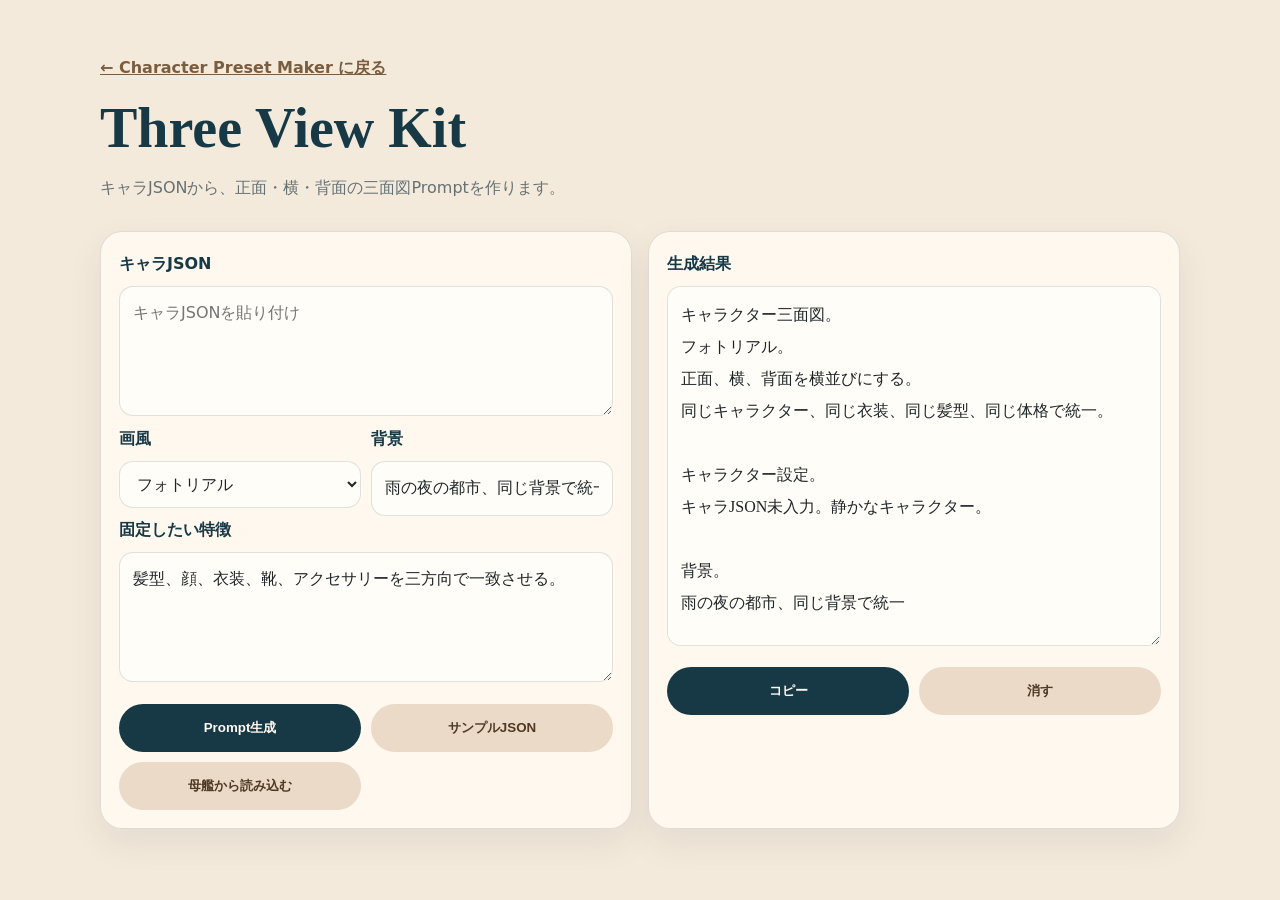
<file: kits/three-view.html>
<!doctype html>
<html lang="ja">
<head>
  <meta charset="utf-8">
  <meta name="viewport" content="width=device-width, initial-scale=1">
  <title>Three View Kit</title>
  <style>
    :root{--paper:#f3eadc;--ink:#1f2528;--muted:#667174;--deep:#173946;--line:rgba(67,78,80,.16);--brown:#7a5c3e}*{box-sizing:border-box}body{margin:0;background:var(--paper);color:var(--ink);font-family:system-ui,-apple-system,BlinkMacSystemFont,"Segoe UI",sans-serif;line-height:1.8}main{width:min(100% - 28px,1080px);margin:0 auto;padding:34px 0 56px}header{display:grid;gap:12px;padding:20px 0 28px}h1{margin:0;color:var(--deep);font-family:"Hiragino Mincho ProN","Yu Mincho",serif;font-size:clamp(2rem,8vw,3.5rem);line-height:1.2}p{margin:0;color:var(--muted)}a{color:var(--brown);font-weight:700}.grid{display:grid;gap:16px}.panel{border:1px solid var(--line);border-radius:22px;background:rgba(255,250,242,.88);padding:18px;box-shadow:0 14px 34px rgba(45,55,55,.08)}label{display:block;color:var(--deep);font-weight:800;margin-bottom:7px}textarea,input,select{width:100%;border:1px solid var(--line);border-radius:14px;background:#fffdf8;color:var(--ink);padding:12px 13px;font:inherit}textarea{min-height:130px;resize:vertical}.output{min-height:360px;font-family:"Hiragino Mincho ProN","Yu Mincho",serif;line-height:2}.row{display:grid;gap:10px;grid-template-columns:1fr}.actions{display:grid;gap:10px;grid-template-columns:1fr 1fr;margin-top:12px}button{min-height:48px;border:0;border-radius:999px;padding:10px 16px;font-weight:800;cursor:pointer}.primary{background:var(--deep);color:#fffaf2}.quiet{background:#eadac7;color:#4f3924}.status{min-height:1.5em;color:var(--brown);font-weight:800;font-size:.9rem}@media(min-width:820px){.grid{grid-template-columns:1fr 1fr}.row{grid-template-columns:1fr 1fr}}
  </style>
</head>
<body>
  <main>
    <header><a href="../index.html">← Character Preset Maker に戻る</a><h1>Three View Kit</h1><p>キャラJSONから、正面・横・背面の三面図Promptを作ります。</p></header>
    <div class="grid">
      <section class="panel">
        <label for="jsonInput">キャラJSON</label><textarea id="jsonInput" placeholder="キャラJSONを貼り付け"></textarea>
        <div class="row"><div><label for="style">画風</label><select id="style"><option>フォトリアル</option><option>日本の漫画調イラスト</option><option>日本のアニメ調イラスト</option></select></div><div><label for="background">背景</label><input id="background" value="雨の夜の都市、同じ背景で統一"></div></div>
        <label for="focus">固定したい特徴</label><textarea id="focus">髪型、顔、衣装、靴、アクセサリーを三方向で一致させる。</textarea>
        <div class="actions"><button class="primary" id="generate">Prompt生成</button><button class="quiet" id="sample">サンプルJSON</button><button class="quiet" id="loadSaved">母艦から読み込む</button></div>
      </section>
      <section class="panel">
        <label for="output">生成結果</label><textarea class="output" id="output" readonly></textarea>
        <div class="actions"><button class="primary" id="copy">コピー</button><button class="quiet" id="clear">消す</button></div><p class="status" id="status"></p>
      </section>
    </div>
  </main>
  <script>
    const sample={name:"灯 / Akari",visual_lock:{hair:"黒髪、肩付近の長さ",eyes:"静かな目",outfit:"黒い雨用ジャケット、黒い服、厚底ブーツ"},world:{tone:"雨の夜、都市光、濡れた路面"}};
    const $=id=>document.getElementById(id);function readJson(){try{return JSON.parse($("jsonInput").value||"{}")}catch{return {}}}function compact(o){return JSON.stringify(o,null,2).replace(/[{}"]/g,"").split("\n").map(s=>s.trim()).filter(Boolean).slice(0,22).join("\n")}
    function generate(){const c=readJson();$("output").value=`キャラクター三面図。\n${$("style").value}。\n正面、横、背面を横並びにする。\n同じキャラクター、同じ衣装、同じ髪型、同じ体格で統一。\n\nキャラクター設定。\n${compact(c)||"キャラJSON未入力。静かなキャラクター。"}\n\n背景。\n${$("background").value}\n\n固定したい特徴。\n${$("focus").value.trim()}\n\n構成。\n左。正面立ち姿。\n中央。横向きの立ち姿。\n右。背面の立ち姿。\n余白のある設定資料風レイアウト。\n衣装とシルエットが確認しやすい。`; $("status").textContent=""}
    async function copy(){$("output").select();document.execCommand("copy");$("status").textContent="コピーしました"}
    function loadSaved(){const saved=localStorage.getItem("characterPresetJson");if(saved){$("jsonInput").value=saved;generate();$("status").textContent="母艦のJSONを読み込みました"}else{$("status").textContent="保存されたJSONがありません"}}
    $("generate").onclick=generate;$("copy").onclick=copy;$("clear").onclick=()=>$("output").value="";$("sample").onclick=()=>{$("jsonInput").value=JSON.stringify(sample,null,2);generate()};$("loadSaved").onclick=loadSaved;generate();
  </script>
</body>
</html>
</file>
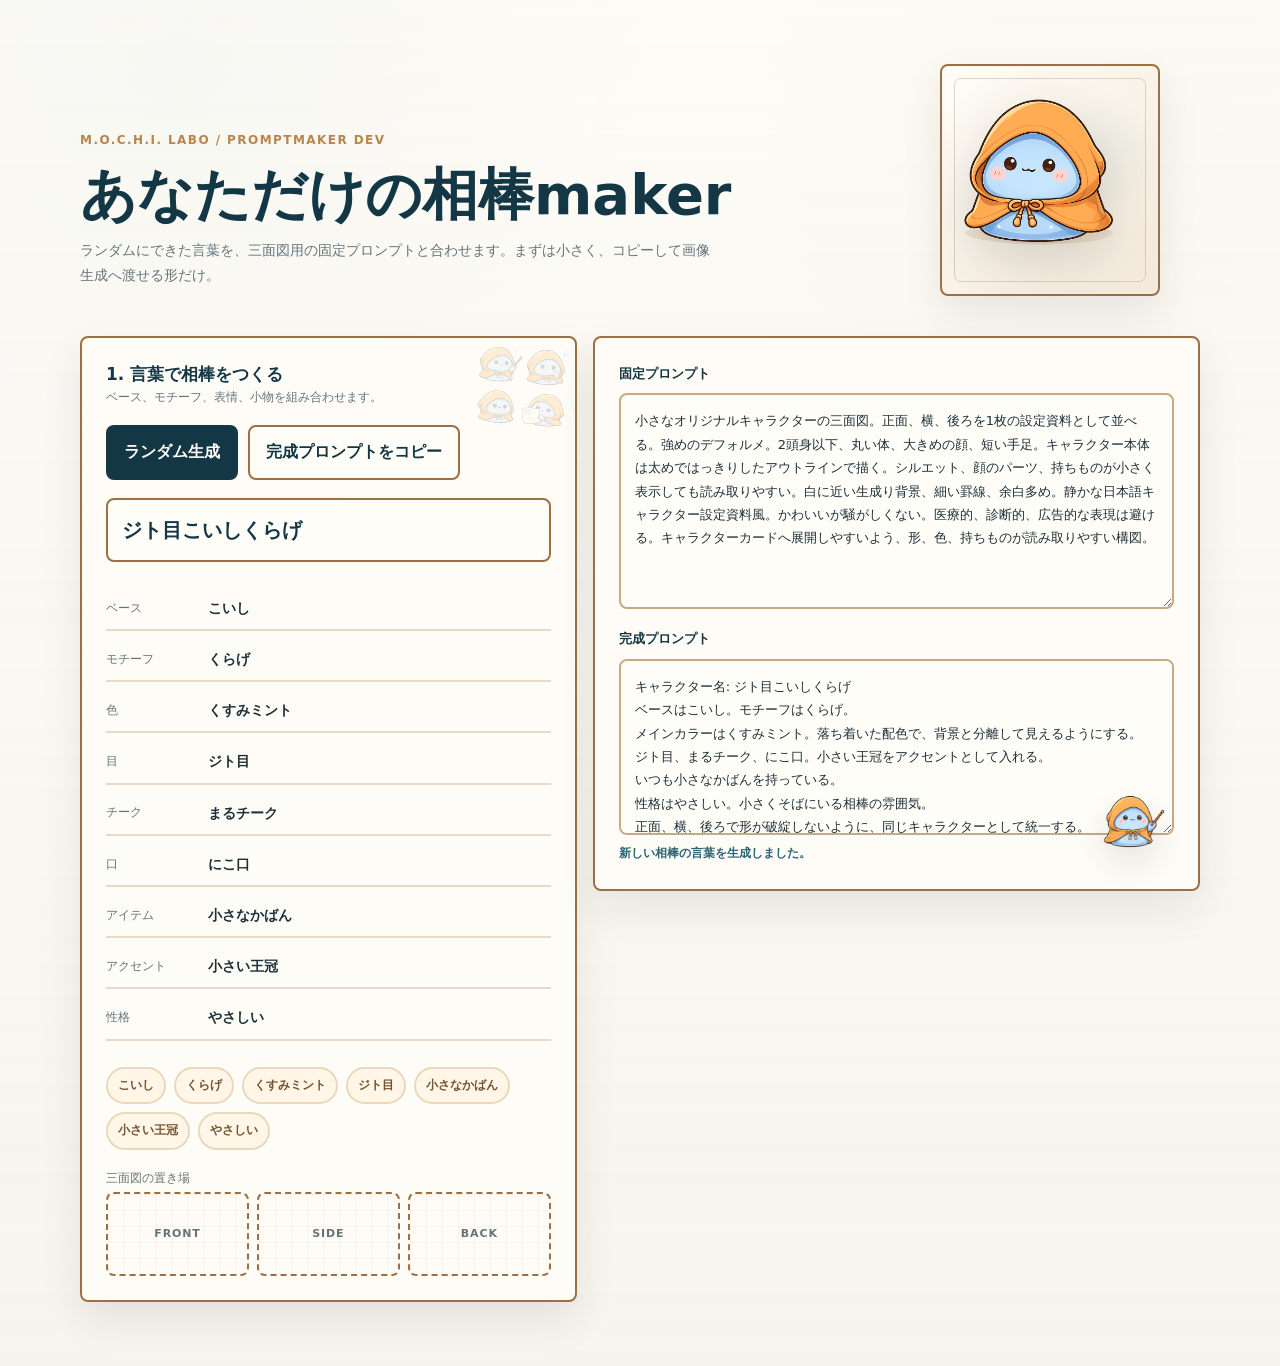
<file: promptmaker/dev/companion-maker.html>
<!doctype html>
<html lang="ja">
<head>
  <meta charset="utf-8">
  <meta name="viewport" content="width=device-width, initial-scale=1">
  <title>あなただけの相棒maker</title>
  <style>
    :root {
      --bg: #f7f4ee;
      --surface: #fffdf8;
      --surface-soft: #f0eee7;
      --ink: #1d2f39;
      --muted: #64747b;
      --line: #c8aa82;
      --line-strong: #9c7042;
      --sea: #143746;
      --amber: #b9854a;
      --amber-soft: #ead8bd;
      --focus: #2e6573;
      --shadow: 0 18px 42px rgba(32, 46, 52, 0.09);
    }

    * {
      box-sizing: border-box;
    }

    html {
      min-width: 320px;
      background: var(--bg);
      color: var(--ink);
      font-family: "Yu Gothic", "Hiragino Kaku Gothic ProN", "Noto Sans JP", system-ui, sans-serif;
      line-height: 1.8;
    }

    body {
      margin: 0;
    }

    button,
    textarea,
    input {
      font: inherit;
    }

    .page {
      min-height: 100svh;
      padding: 24px 16px 40px;
      background:
        linear-gradient(180deg, rgba(255, 253, 248, 0.78), rgba(247, 244, 238, 0.96)),
        radial-gradient(circle at 14% 6%, rgba(179, 212, 211, 0.38), transparent 28%),
        radial-gradient(circle at 88% 14%, rgba(185, 133, 74, 0.14), transparent 24%);
    }

    .shell {
      width: min(100%, 1120px);
      margin: 0 auto;
    }

    .intro {
      display: grid;
      gap: 10px;
      margin-bottom: 24px;
    }

    .hero {
      display: grid;
      gap: 18px;
      align-items: end;
      margin-bottom: 24px;
    }

    .hero-art {
      position: relative;
      min-height: 172px;
      overflow: hidden;
      border: 2px solid var(--line-strong);
      border-radius: 8px;
      background:
        linear-gradient(135deg, rgba(255, 253, 248, 0.92), rgba(234, 216, 189, 0.44)),
        radial-gradient(circle at 72% 38%, rgba(134, 190, 203, 0.32), transparent 30%);
      box-shadow: var(--shadow);
    }

    .hero-art::before {
      content: "";
      position: absolute;
      inset: 12px;
      border: 1px solid rgba(156, 112, 66, 0.28);
      border-radius: 7px;
      pointer-events: none;
    }

    .hero-art img {
      position: absolute;
      right: -14px;
      bottom: -18px;
      width: min(54vw, 220px);
      max-width: none;
      filter: drop-shadow(0 18px 26px rgba(40, 31, 20, 0.16));
    }

    .eyebrow {
      margin: 0;
      color: var(--amber);
      font-size: 12px;
      font-weight: 700;
      letter-spacing: 0.12em;
      text-transform: uppercase;
    }

    h1,
    h2,
    p {
      margin: 0;
    }

    h1 {
      color: var(--sea);
      font-size: clamp(28px, 9vw, 56px);
      line-height: 1.18;
      letter-spacing: 0;
    }

    .lead {
      max-width: 640px;
      color: var(--muted);
      font-size: 14px;
    }

    .tool {
      display: grid;
      gap: 16px;
    }

    .panel {
      border: 2px solid var(--line-strong);
      border-radius: 8px;
      background: rgba(255, 253, 248, 0.9);
      box-shadow: var(--shadow), inset 0 0 0 1px rgba(255, 253, 248, 0.88);
    }

    .panel.decorated {
      position: relative;
      overflow: hidden;
    }

    .panel.decorated::after {
      content: "";
      position: absolute;
      right: -34px;
      top: -18px;
      width: 132px;
      aspect-ratio: 1;
      background: url("../assets/companion-mochi-stickers.png") center / cover no-repeat;
      opacity: 0.2;
      transform: rotate(4deg);
      pointer-events: none;
    }

    .panel-inner {
      display: grid;
      gap: 18px;
      padding: 18px;
    }

    .panel-head {
      display: flex;
      align-items: flex-start;
      justify-content: space-between;
      gap: 16px;
    }

    h2 {
      color: var(--sea);
      font-size: 17px;
      line-height: 1.45;
    }

    .small {
      color: var(--muted);
      font-size: 12px;
      line-height: 1.7;
    }

    .actions {
      display: grid;
      grid-template-columns: 1fr;
      gap: 10px;
    }

    .button {
      min-height: 48px;
      border: 2px solid transparent;
      border-radius: 8px;
      padding: 11px 16px;
      cursor: pointer;
      color: #fffdf8;
      background: var(--sea);
      font-weight: 700;
      transition: transform 160ms ease, background 160ms ease, border-color 160ms ease;
    }

    .button:hover {
      transform: translateY(-1px);
      background: #1b4657;
    }

    .button:focus-visible,
    textarea:focus-visible,
    input:focus-visible {
      outline: 3px solid rgba(46, 101, 115, 0.28);
      outline-offset: 2px;
    }

    .button.secondary {
      color: var(--sea);
      border-color: var(--line-strong);
      background: var(--surface);
    }

    .button.secondary:hover {
      background: #f8f0e4;
    }

    .recipe {
      display: grid;
      gap: 10px;
    }

    .companion-name {
      width: 100%;
      border: 2px solid var(--line-strong);
      border-radius: 8px;
      padding: 12px 14px;
      color: var(--sea);
      background: var(--surface);
      font-size: 20px;
      font-weight: 800;
    }

    .parts {
      display: grid;
      gap: 8px;
    }

    .part {
      display: grid;
      grid-template-columns: 92px 1fr;
      gap: 10px;
      align-items: center;
      border-bottom: 2px solid rgba(200, 170, 130, 0.42);
      padding: 8px 0;
      font-size: 14px;
    }

    .part dt {
      color: var(--muted);
      font-size: 12px;
    }

    .part dd {
      margin: 0;
      color: var(--ink);
      font-weight: 700;
    }

    .chips {
      display: flex;
      flex-wrap: wrap;
      gap: 8px;
    }

    .chip {
      border: 2px solid var(--amber-soft);
      border-radius: 999px;
      padding: 6px 10px;
      color: #735331;
      background: #fff6e8;
      font-size: 12px;
      font-weight: 700;
    }

    .field {
      display: grid;
      gap: 8px;
    }

    .prompt-card {
      position: relative;
    }

    .prompt-guide {
      display: none;
    }

    label {
      color: var(--sea);
      font-size: 13px;
      font-weight: 800;
    }

    textarea {
      width: 100%;
      min-height: 176px;
      resize: vertical;
      border: 2px solid var(--line);
      border-radius: 8px;
      padding: 14px;
      color: var(--ink);
      background: rgba(255, 253, 248, 0.92);
      font-size: 13px;
      line-height: 1.8;
    }

    .fixed textarea {
      min-height: 216px;
    }

    .status {
      min-height: 22px;
      color: var(--focus);
      font-size: 12px;
      font-weight: 700;
    }

    .preview {
      display: grid;
      grid-template-columns: repeat(3, 1fr);
      gap: 8px;
      padding-top: 4px;
    }

    .view {
      display: grid;
      place-items: center;
      min-height: 84px;
      border: 2px dashed var(--line-strong);
      border-radius: 8px;
      color: var(--muted);
      background:
        linear-gradient(90deg, rgba(217, 209, 196, 0.22) 1px, transparent 1px),
        linear-gradient(rgba(217, 209, 196, 0.22) 1px, transparent 1px),
        rgba(255, 253, 248, 0.68);
      background-size: 16px 16px;
      font-size: 11px;
      font-weight: 800;
      letter-spacing: 0.08em;
    }

    @media (min-width: 760px) {
      .page {
        padding: 48px 28px 64px;
      }

      .tool {
        grid-template-columns: minmax(320px, 0.9fr) minmax(420px, 1.1fr);
        align-items: start;
      }

      .hero {
        grid-template-columns: minmax(0, 1fr) 300px;
      }

      .hero-art {
        min-height: 232px;
      }

      .hero-art img {
        width: 270px;
      }

      .panel-inner {
        padding: 24px;
      }

      .actions {
        grid-template-columns: auto auto;
        justify-content: start;
      }

      .prompt-guide {
        display: block;
        position: absolute;
        right: 18px;
        bottom: 18px;
        width: 94px;
        opacity: 0.92;
        filter: drop-shadow(0 14px 18px rgba(40, 31, 20, 0.14));
        pointer-events: none;
      }
    }
  </style>
</head>
<body>
  <main class="page">
    <div class="shell">
      <header class="hero">
        <div class="intro">
          <p class="eyebrow">M.O.C.H.I. LABO / Promptmaker dev</p>
          <h1>あなただけの相棒maker</h1>
          <p class="lead">ランダムにできた言葉を、三面図用の固定プロンプトと合わせます。まずは小さく、コピーして画像生成へ渡せる形だけ。</p>
        </div>
        <figure class="hero-art" aria-hidden="true">
          <img src="../assets/companion-mochi-main.png" alt="">
        </figure>
      </header>

      <section class="tool" aria-label="相棒プロンプトメーカー">
        <div class="panel decorated">
          <div class="panel-inner">
            <div class="panel-head">
              <div>
                <h2>1. 言葉で相棒をつくる</h2>
                <p class="small">ベース、モチーフ、表情、小物を組み合わせます。</p>
              </div>
            </div>

            <div class="actions">
              <button class="button" id="generateButton" type="button">ランダム生成</button>
              <button class="button secondary" id="copyButton" type="button">完成プロンプトをコピー</button>
            </div>

            <div class="recipe" aria-live="polite">
              <input class="companion-name" id="companionName" type="text" aria-label="相棒の名前">
              <dl class="parts" id="partsList"></dl>
              <div class="chips" id="chips"></div>
            </div>

            <div>
              <p class="small">三面図の置き場</p>
              <div class="preview" aria-hidden="true">
                <div class="view">FRONT</div>
                <div class="view">SIDE</div>
                <div class="view">BACK</div>
              </div>
            </div>
          </div>
        </div>

        <div class="panel prompt-card">
          <img class="prompt-guide" src="../assets/companion-mochi-pointer.png" alt="">
          <div class="panel-inner">
            <div class="field fixed">
              <label for="fixedPrompt">固定プロンプト</label>
              <textarea id="fixedPrompt">小さなオリジナルキャラクターの三面図。正面、横、後ろを1枚の設定資料として並べる。強めのデフォルメ。2頭身以下、丸い体、大きめの顔、短い手足。キャラクター本体は太めではっきりしたアウトラインで描く。シルエット、顔のパーツ、持ちものが小さく表示しても読み取りやすい。白に近い生成り背景、細い罫線、余白多め。静かな日本語キャラクター設定資料風。かわいいが騒がしくない。医療的、診断的、広告的な表現は避ける。キャラクターカードへ展開しやすいよう、形、色、持ちものが読み取りやすい構図。</textarea>
            </div>

            <div class="field">
              <label for="generatedPrompt">完成プロンプト</label>
              <textarea id="generatedPrompt" readonly></textarea>
              <p class="status" id="status" role="status"></p>
            </div>
          </div>
        </div>
      </section>
    </div>
  </main>

  <script>
    const WORDS = {
      base: ["もち", "スライム", "しずく", "たまご", "こいし"],
      motif: ["くま", "ねこ", "うさぎ", "くらげ", "ロボ"],
      color: ["生成りホワイト", "深海ブルー", "淡い琥珀", "くすみミント", "やわらかいグレー"],
      eyes: ["まる目", "ジト目", "ねむそうな目", "きらきら目"],
      cheek: ["チークなし", "うすチーク", "まるチーク"],
      mouth: ["ちいさい口", "にこ口", "むにゅ口"],
      item: ["ぬいぐるみ", "ランタン", "ちいさな本", "マグカップ", "小さなかばん"],
      accent: ["なし", "太い眉毛", "ちょびひげ", "丸メガネ", "小さい王冠", "ばんそうこう"],
      personality: ["おっとり", "ねむい", "やさしい", "こわがり", "まじめ", "ぼんやり"]
    };

    const LABELS = {
      base: "ベース",
      motif: "モチーフ",
      color: "色",
      eyes: "目",
      cheek: "チーク",
      mouth: "口",
      item: "アイテム",
      accent: "アクセント",
      personality: "性格"
    };

    const state = {};
    const generateButton = document.querySelector("#generateButton");
    const copyButton = document.querySelector("#copyButton");
    const companionName = document.querySelector("#companionName");
    const partsList = document.querySelector("#partsList");
    const chips = document.querySelector("#chips");
    const fixedPrompt = document.querySelector("#fixedPrompt");
    const generatedPrompt = document.querySelector("#generatedPrompt");
    const status = document.querySelector("#status");

    generateButton.addEventListener("click", generateCompanion);
    copyButton.addEventListener("click", copyPrompt);
    fixedPrompt.addEventListener("input", updatePrompt);
    companionName.addEventListener("input", updatePrompt);

    generateCompanion();

    function pick(list) {
      return list[Math.floor(Math.random() * list.length)];
    }

    function generateCompanion() {
      Object.keys(WORDS).forEach((key) => {
        state[key] = pick(WORDS[key]);
      });

      companionName.value = makeName();
      renderParts();
      updatePrompt();
      status.textContent = "新しい相棒の言葉を生成しました。";
    }

    function makeName() {
      const accentPrefix = state.accent === "太い眉毛" ? "太眉" : "";
      const eyePrefix = state.eyes.includes("ジト") ? "ジト目" : state.personality;
      return `${accentPrefix || eyePrefix}${state.base}${state.motif}`;
    }

    function renderParts() {
      partsList.innerHTML = Object.entries(LABELS).map(([key, label]) => `
        <div class="part">
          <dt>${label}</dt>
          <dd>${state[key]}</dd>
        </div>
      `).join("");

      chips.innerHTML = [state.base, state.motif, state.color, state.eyes, state.item, state.accent, state.personality]
        .filter((word) => word !== "なし")
        .map((word) => `<span class="chip">${word}</span>`)
        .join("");
    }

    function updatePrompt() {
      const name = companionName.value.trim() || makeName();
      const accentLine = state.accent === "なし" ? "アクセントパーツは控えめ。" : `${state.accent}をアクセントとして入れる。`;
      const characterPrompt = [
        `キャラクター名: ${name}`,
        `ベースは${state.base}。モチーフは${state.motif}。`,
        `メインカラーは${state.color}。落ち着いた配色で、背景と分離して見えるようにする。`,
        `${state.eyes}、${state.cheek}、${state.mouth}。${accentLine}`,
        `いつも${state.item}を持っている。`,
        `性格は${state.personality}。小さくそばにいる相棒の雰囲気。`,
        "正面、横、後ろで形が破綻しないように、同じキャラクターとして統一する。"
      ].join("\n");

      generatedPrompt.value = `${characterPrompt}\n\n${fixedPrompt.value.trim()}`;
    }

    async function copyPrompt() {
      updatePrompt();
      try {
        await navigator.clipboard.writeText(generatedPrompt.value);
        status.textContent = "完成プロンプトをコピーしました。";
      } catch (error) {
        generatedPrompt.select();
        document.execCommand("copy");
        status.textContent = "完成プロンプトを選択してコピーしました。";
      }
    }
  </script>
</body>
</html>
</file>
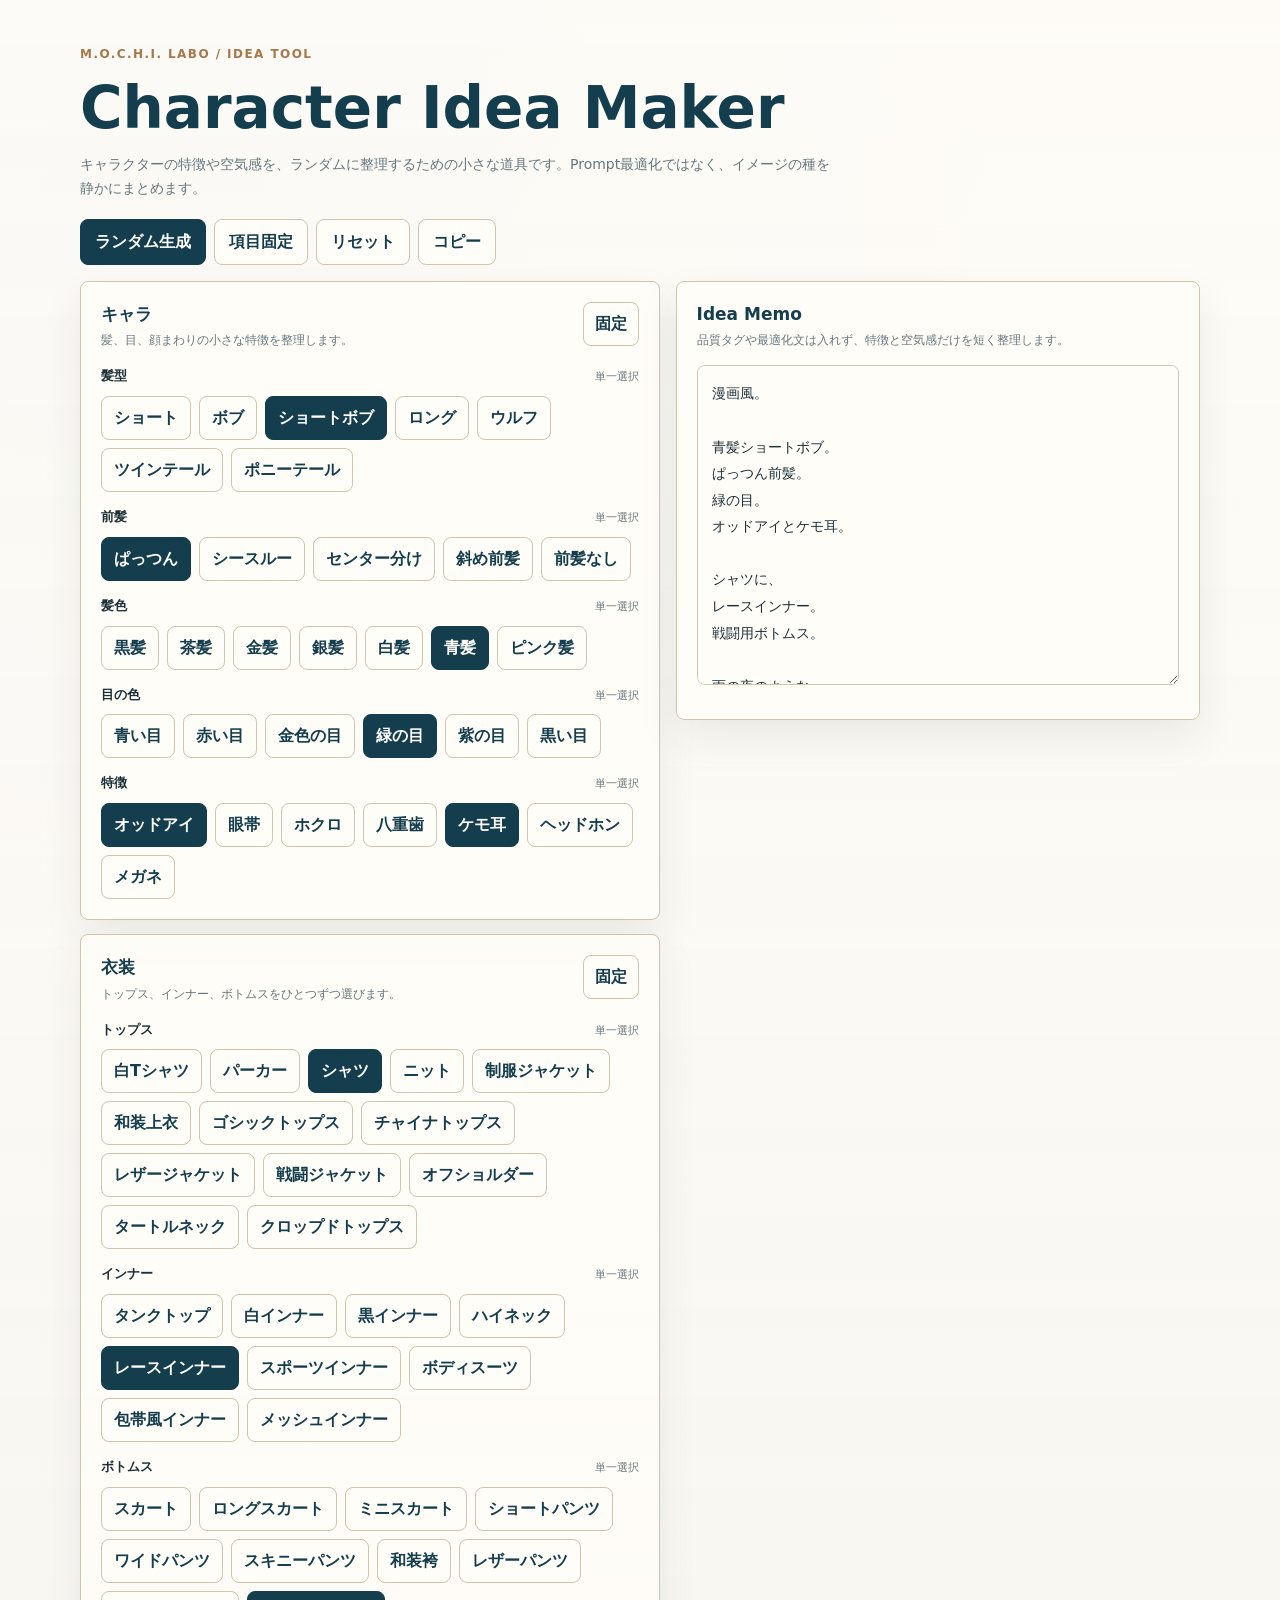
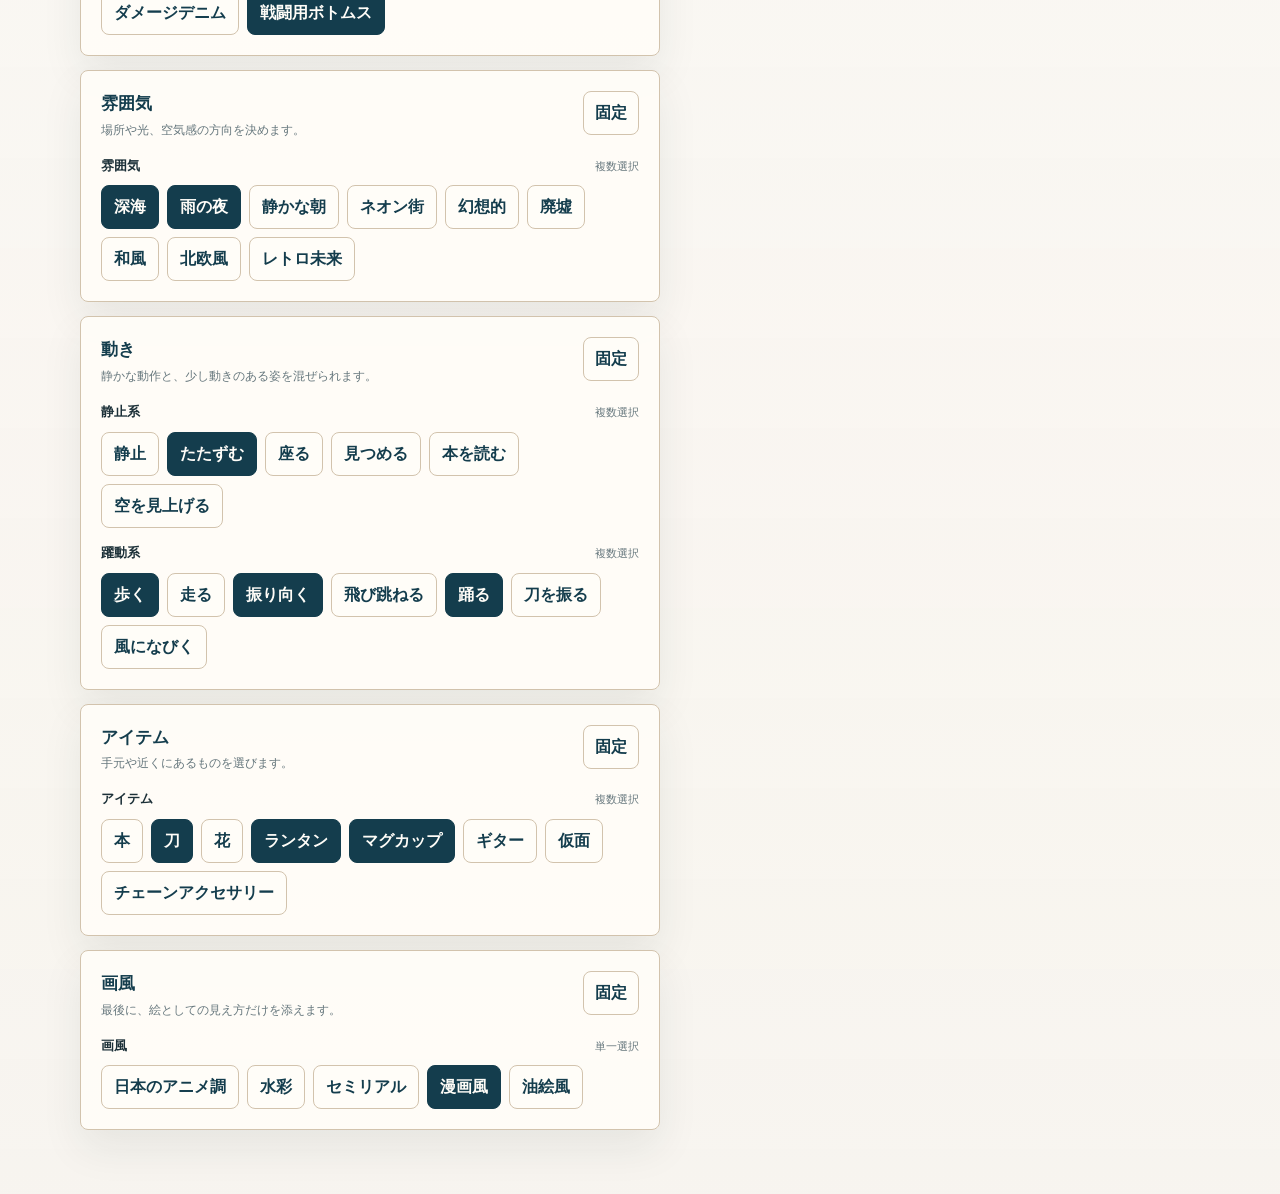
<file: promptmaker/dev/image2-character-promptmaker.html>
<!doctype html>
<html lang="ja">
<head>
  <meta charset="utf-8">
  <meta name="viewport" content="width=device-width, initial-scale=1">
  <meta http-equiv="refresh" content="0; url=character-promptmaker/">
  <title>Character Idea Makerへ移動中</title>
  <style>
    html {
      min-width: 320px;
      color: #1c3038;
      background: #f7f4ef;
      font-family: "Yu Gothic", "Hiragino Kaku Gothic ProN", "Noto Sans JP", system-ui, sans-serif;
      line-height: 1.8;
    }

    body {
      margin: 0;
      min-height: 100svh;
      display: grid;
      place-items: center;
      padding: 24px;
    }

    main {
      width: min(100%, 560px);
      border: 1px solid #d2c3ad;
      border-radius: 8px;
      padding: 24px;
      background: #fffdf8;
      box-shadow: 0 18px 42px rgba(31, 47, 54, 0.08);
    }

    h1 {
      margin: 0 0 10px;
      color: #143d4d;
      font-size: 24px;
      letter-spacing: 0;
    }

    p {
      margin: 0;
      color: #67777d;
      font-size: 14px;
    }

    a {
      color: #143d4d;
      font-weight: 800;
    }
  </style>
</head>
<body>
  <main>
    <h1>Character Idea Makerへ移動します</h1>
    <p>新しい設計のIdea Makerは <a href="character-promptmaker/">こちら</a> です。</p>
  </main>
</body>
</html>
</file>
<file: promptmaker/content-kit/styles.css>
:root {
  --bg: #f6f1e9;
  --surface: #fffdf8;
  --soft: #fbf7ef;
  --ink: #172d36;
  --muted: #6d7b80;
  --line: #d8c8ae;
  --accent: #143746;
  --accent-ink: #fffdf8;
  --shadow: 0 18px 42px rgba(25, 46, 54, 0.08);
}

* { box-sizing: border-box; }

html {
  min-width: 320px;
  background: var(--bg);
  color: var(--ink);
  font-family: "Yu Gothic", "Hiragino Kaku Gothic ProN", "Noto Sans JP", system-ui, sans-serif;
  line-height: 1.75;
}

body { margin: 0; }
button, input { font: inherit; }
button { cursor: pointer; }

.app {
  width: min(100%, 1080px);
  margin: 0 auto;
  padding: 20px 14px 48px;
}

.hero {
  padding: 10px 2px 16px;
}

.back-link {
  display: inline-block;
  margin-bottom: 12px;
  color: var(--muted);
  font-size: 13px;
  text-decoration: none;
}

.back-link:hover {
  color: var(--accent);
}

.eyebrow {
  margin: 0 0 4px;
  color: #a57944;
  font-size: 12px;
  font-weight: 700;
  letter-spacing: 0;
}

h1, h2 { margin: 0; letter-spacing: 0; }
h1 { color: var(--accent); font-size: clamp(28px, 9vw, 48px); line-height: 1.2; }
h2 { font-size: 16px; }

.hero p {
  max-width: 620px;
  margin: 12px 0 0;
  color: var(--muted);
  font-size: 14px;
}

.actions {
  display: flex;
  flex-wrap: wrap;
  gap: 8px;
  margin-top: 16px;
}

.preset-panel {
  margin-top: 14px;
}

.preset-panel h2 {
  margin-bottom: 8px;
  color: var(--accent);
  font-size: 13px;
}

.preset-actions {
  display: flex;
  flex-wrap: wrap;
  gap: 6px;
}

.primary, .quiet, .preset-button {
  min-height: 44px;
  border: 1px solid var(--line);
  border-radius: 8px;
  padding: 8px 12px;
}

.primary {
  flex: 1.4;
  border-color: var(--accent);
  background: var(--accent);
  color: var(--accent-ink);
  font-weight: 700;
}

.quiet {
  flex: 1;
  background: var(--surface);
  color: var(--ink);
}

.preset-button {
  min-height: 36px;
  background: var(--surface);
  color: var(--ink);
  font-size: 13px;
}

.panel {
  border: 1px solid var(--line);
  border-radius: 8px;
  background: var(--surface);
  box-shadow: var(--shadow);
}

.output-panel {
  position: sticky;
  top: 0;
  z-index: 2;
  margin-bottom: 14px;
  padding: 14px;
}

.output {
  min-height: 180px;
  max-height: 42svh;
  margin: 12px 0 0;
  overflow: auto;
  white-space: pre-wrap;
  color: var(--ink);
  font-family: inherit;
  font-size: 14px;
  line-height: 1.85;
}

.output:empty::before {
  content: "入力するとここに出力されます。";
  color: var(--muted);
}

.form-panel { padding: 10px; }

.group {
  display: grid;
  gap: 10px;
  padding: 14px 4px 18px;
}

.group + .group { border-top: 1px solid var(--line); }

.field {
  display: grid;
  gap: 6px;
}

label {
  color: var(--muted);
  font-size: 12px;
  font-weight: 700;
}

input {
  width: 100%;
  min-height: 46px;
  border: 1px solid var(--line);
  border-radius: 8px;
  padding: 10px 12px;
  background: var(--soft);
  color: var(--ink);
}

.choices {
  display: flex;
  flex-wrap: wrap;
  gap: 6px;
}

.choice {
  min-height: 34px;
  border: 1px solid var(--line);
  border-radius: 8px;
  padding: 6px 10px;
  background: transparent;
  color: var(--muted);
  font-size: 12px;
}

.choice.is-active {
  border-color: var(--accent);
  color: var(--ink);
  background: color-mix(in srgb, var(--accent) 12%, transparent);
}

@media (min-width: 800px) {
  .app {
    display: grid;
    grid-template-columns: minmax(0, 1fr) minmax(360px, .9fr);
    gap: 18px;
    padding: 32px 20px 64px;
  }

  .hero { grid-column: 1 / -1; }

  .form-panel {
    grid-column: 1;
    grid-row: 2;
  }

  .output-panel {
    grid-column: 2;
    grid-row: 2;
    top: 20px;
    align-self: start;
    margin-bottom: 0;
  }
}
</file>
<file: promptmaker/simple-character-promptmaker/styles.css>
:root {
  color-scheme: light dark;
  --bg: #f6f1e9;
  --surface: #fffdf8;
  --surface-soft: #fbf7ef;
  --ink: #172d36;
  --muted: #6d7b80;
  --line: #dccdb8;
  --accent: #2d6572;
  --accent-ink: #fffdf8;
  --shadow: 0 18px 44px rgba(25, 46, 54, 0.08);
}

[data-theme="dark"] {
  color-scheme: dark;
  --bg: #10181c;
  --surface: #172226;
  --surface-soft: #1d2a2f;
  --ink: #f2eee6;
  --muted: #aab8b9;
  --line: #34464c;
  --accent: #c5a574;
  --accent-ink: #10181c;
  --shadow: 0 18px 44px rgba(0, 0, 0, 0.26);
}

@media (prefers-color-scheme: dark) {
  :root:not([data-theme="light"]) {
    color-scheme: dark;
    --bg: #10181c;
    --surface: #172226;
    --surface-soft: #1d2a2f;
    --ink: #f2eee6;
    --muted: #aab8b9;
    --line: #34464c;
    --accent: #c5a574;
    --accent-ink: #10181c;
    --shadow: 0 18px 44px rgba(0, 0, 0, 0.26);
  }
}

* {
  box-sizing: border-box;
}

html {
  min-width: 320px;
  background: var(--bg);
  color: var(--ink);
  font-family: "Yu Gothic", "Hiragino Kaku Gothic ProN", "Noto Sans JP", system-ui, sans-serif;
  line-height: 1.75;
}

body {
  margin: 0;
}

button,
input {
  font: inherit;
}

button {
  cursor: pointer;
}

.app {
  width: min(100%, 1040px);
  margin: 0 auto;
  padding: 20px 14px 48px;
}

.hero {
  display: flex;
  align-items: flex-start;
  justify-content: space-between;
  gap: 16px;
  padding: 12px 2px 14px;
}

.eyebrow {
  margin: 0 0 4px;
  color: var(--accent);
  font-size: 12px;
  font-weight: 700;
  letter-spacing: 0;
}

h1,
h2 {
  margin: 0;
  letter-spacing: 0;
}

h1 {
  font-size: clamp(24px, 8vw, 42px);
  line-height: 1.25;
}

h2 {
  font-size: 16px;
}

.panel {
  border: 1px solid var(--line);
  border-radius: 8px;
  background: var(--surface);
  box-shadow: var(--shadow);
}

.quick-actions {
  display: flex;
  flex-wrap: wrap;
  gap: 8px;
  padding: 0 0 14px;
}

.preset-panel {
  display: grid;
  gap: 10px;
  margin-bottom: 14px;
  border: 1px solid var(--line);
  border-radius: 8px;
  padding: 12px;
  background: var(--surface);
  box-shadow: var(--shadow);
}

.preset-head {
  display: grid;
  gap: 2px;
}

.preset-head p {
  margin: 0;
  color: var(--muted);
  font-size: 12px;
}

.preset-actions {
  display: flex;
  flex-wrap: wrap;
  gap: 8px;
}

.output-panel {
  position: sticky;
  top: 0;
  z-index: 3;
  margin-bottom: 14px;
}

.panel-head {
  display: flex;
  align-items: center;
  justify-content: space-between;
  gap: 12px;
  border-bottom: 1px solid var(--line);
  padding: 12px;
}

.prompt-output {
  min-height: 180px;
  max-height: 42svh;
  margin: 0;
  overflow: auto;
  padding: 14px;
  white-space: pre-wrap;
  color: var(--ink);
  font-family: inherit;
  font-size: 14px;
  line-height: 1.85;
}

.prompt-output:empty::before {
  content: "入力するとここに出力されます。";
  color: var(--muted);
}

.form-panel {
  padding: 10px;
}

.group {
  display: grid;
  gap: 10px;
  padding: 14px 4px 18px;
}

.group + .group {
  border-top: 1px solid var(--line);
}

.field {
  display: grid;
  gap: 6px;
}

label {
  color: var(--muted);
  font-size: 12px;
  font-weight: 700;
}

input {
  width: 100%;
  min-height: 46px;
  border: 1px solid var(--line);
  border-radius: 8px;
  padding: 10px 12px;
  background: var(--surface-soft);
  color: var(--ink);
  outline: none;
}

input:focus {
  border-color: var(--accent);
  box-shadow: 0 0 0 3px color-mix(in srgb, var(--accent) 18%, transparent);
}

input::placeholder {
  color: color-mix(in srgb, var(--muted) 72%, transparent);
}

.choices {
  display: flex;
  flex-wrap: wrap;
  gap: 6px;
  padding-top: 2px;
}

.choice-button {
  min-height: 34px;
  border: 1px solid var(--line);
  border-radius: 8px;
  padding: 6px 10px;
  background: transparent;
  color: var(--muted);
  font-size: 12px;
  line-height: 1.4;
}

.choice-button.is-active {
  border-color: var(--accent);
  background: color-mix(in srgb, var(--accent) 16%, transparent);
  color: var(--ink);
}

.actions {
  display: flex;
  flex-wrap: wrap;
  gap: 8px;
  padding: 8px 4px 2px;
}

.copy-button,
.mode-button,
.primary-action,
.field-button,
.preset-button,
.quiet-button {
  min-height: 42px;
  border: 1px solid var(--line);
  border-radius: 8px;
  padding: 8px 12px;
  background: var(--surface-soft);
  color: var(--ink);
}

.copy-button {
  min-width: 96px;
  border-color: var(--accent);
  background: var(--accent);
  color: var(--accent-ink);
}

.primary-action {
  flex: 1.35;
  border-color: var(--accent);
  background: var(--accent);
  color: var(--accent-ink);
  font-weight: 700;
}

.field-button {
  width: 100%;
  background: transparent;
  color: var(--ink);
}

.preset-button {
  flex: 1 1 132px;
  background: transparent;
  color: var(--ink);
}

.preset-button:hover,
.preset-button:focus-visible {
  border-color: var(--accent);
}

.copy-button:disabled {
  cursor: default;
  opacity: 0.45;
}

.mode-button {
  flex: 0 0 auto;
}

.quiet-button {
  flex: 1 1 120px;
}

@media (min-width: 760px) {
  .app {
    display: grid;
    grid-template-columns: minmax(0, 1fr) minmax(320px, 0.86fr);
    gap: 18px;
    padding: 32px 20px 64px;
  }

  .hero {
    grid-column: 1 / -1;
    padding-bottom: 4px;
  }

  .quick-actions {
    grid-column: 1 / -1;
    padding-bottom: 0;
  }

  .preset-panel {
    grid-column: 1 / -1;
    margin-bottom: 0;
  }

  .output-panel {
    position: sticky;
    top: 20px;
    align-self: start;
    grid-column: 2;
    grid-row: 4;
    margin-bottom: 0;
  }

  .form-panel {
    grid-column: 1;
    grid-row: 4;
  }
}
</file>
<file: promptmaker/dev/character-promptmaker/style.css>
:root {
  --bg: #f7f4ef;
  --surface: #fffdf8;
  --surface-soft: #f1ece4;
  --ink: #1c3038;
  --muted: #66777d;
  --line: #d2c3ad;
  --accent: #143d4d;
  --accent-soft: #e5eef0;
  --amber: #a6784c;
  --shadow: 0 18px 42px rgba(31, 47, 54, 0.08);
}

* {
  box-sizing: border-box;
}

html {
  min-width: 320px;
  background: var(--bg);
  color: var(--ink);
  font-family: "Yu Gothic", "Hiragino Kaku Gothic ProN", "Noto Sans JP", system-ui, sans-serif;
  line-height: 1.75;
}

body {
  margin: 0;
}

button,
textarea {
  font: inherit;
}

.page {
  min-height: 100svh;
  padding: 24px 14px 48px;
  background:
    linear-gradient(180deg, rgba(255, 253, 248, 0.86), rgba(247, 244, 239, 0.98)),
    radial-gradient(circle at 12% 8%, rgba(128, 169, 178, 0.18), transparent 30%);
}

.hero,
.toolbar,
.layout {
  width: min(100%, 1120px);
  margin: 0 auto;
}

.hero {
  display: grid;
  gap: 10px;
  margin-bottom: 18px;
}

.eyebrow {
  margin: 0;
  color: var(--amber);
  font-size: 12px;
  font-weight: 800;
  letter-spacing: 0.12em;
  text-transform: uppercase;
}

h1,
h2,
h3,
p {
  margin: 0;
}

h1 {
  color: var(--accent);
  font-size: clamp(32px, 9vw, 58px);
  line-height: 1.15;
  letter-spacing: 0;
}

.lead {
  max-width: 760px;
  color: var(--muted);
  font-size: 14px;
}

.toolbar {
  display: flex;
  flex-wrap: wrap;
  gap: 8px;
  margin-bottom: 16px;
}

button {
  min-height: 42px;
  border: 1px solid var(--line);
  border-radius: 8px;
  padding: 8px 14px;
  cursor: pointer;
  color: var(--accent);
  background: var(--surface);
  font-weight: 800;
  transition: background 160ms ease, border-color 160ms ease, transform 160ms ease;
}

button:hover {
  transform: translateY(-1px);
  background: var(--surface-soft);
}

button.primary,
.choice[aria-pressed="true"] {
  border-color: var(--accent);
  color: var(--surface);
  background: var(--accent);
}

button.is-locked {
  border-color: var(--amber);
  color: #744d1c;
  background: #fff4dc;
}

.layout {
  display: grid;
  gap: 16px;
}

.cards {
  display: grid;
  gap: 14px;
}

.card,
.output-card {
  border: 1px solid var(--line);
  border-radius: 8px;
  background: rgba(255, 253, 248, 0.94);
  box-shadow: var(--shadow);
}

.card {
  display: grid;
  gap: 14px;
  padding: 16px;
}

.card-head {
  display: flex;
  align-items: flex-start;
  justify-content: space-between;
  gap: 12px;
}

.card-title {
  display: grid;
  gap: 4px;
}

h2,
h3 {
  color: var(--accent);
  font-size: 17px;
  line-height: 1.45;
}

.card-title p,
.output-head p,
.status {
  color: var(--muted);
  font-size: 12px;
}

.lock-button {
  min-width: 44px;
  min-height: 40px;
  padding: 7px 11px;
  border-radius: 8px;
}

.field {
  display: grid;
  gap: 8px;
}

.field-head {
  display: flex;
  align-items: baseline;
  justify-content: space-between;
  gap: 12px;
}

.field-label {
  margin: 0;
  color: var(--ink);
  font-size: 13px;
  font-weight: 800;
}

.field-meta {
  margin: 0;
  color: var(--muted);
  font-size: 11px;
  white-space: nowrap;
}

.choices {
  display: flex;
  flex-wrap: wrap;
  gap: 8px;
}

.choice {
  min-height: 40px;
  padding: 7px 12px;
}

.output-card {
  position: sticky;
  top: 12px;
  align-self: start;
  display: grid;
  gap: 14px;
  padding: 16px;
}

.output-head {
  display: grid;
  gap: 4px;
}

textarea {
  width: 100%;
  min-height: 320px;
  resize: vertical;
  border: 1px solid var(--line);
  border-radius: 8px;
  padding: 14px;
  color: var(--ink);
  background: var(--surface);
  font-size: 14px;
  line-height: 1.9;
}

button:focus-visible,
textarea:focus-visible {
  outline: 3px solid rgba(20, 61, 77, 0.22);
  outline-offset: 2px;
}

@media (min-width: 900px) {
  .page {
    padding: 44px 28px 64px;
  }

  .layout {
    grid-template-columns: minmax(0, 1.05fr) minmax(360px, 0.95fr);
    align-items: start;
  }

  .card,
  .output-card {
    padding: 20px;
  }
}

@media (max-width: 520px) {
  .toolbar {
    display: grid;
    grid-template-columns: 1fr 1fr;
  }

  .toolbar button {
    width: 100%;
  }

  .card-head,
  .field-head {
    display: grid;
  }

  .field-meta {
    white-space: normal;
  }
}
</file>
